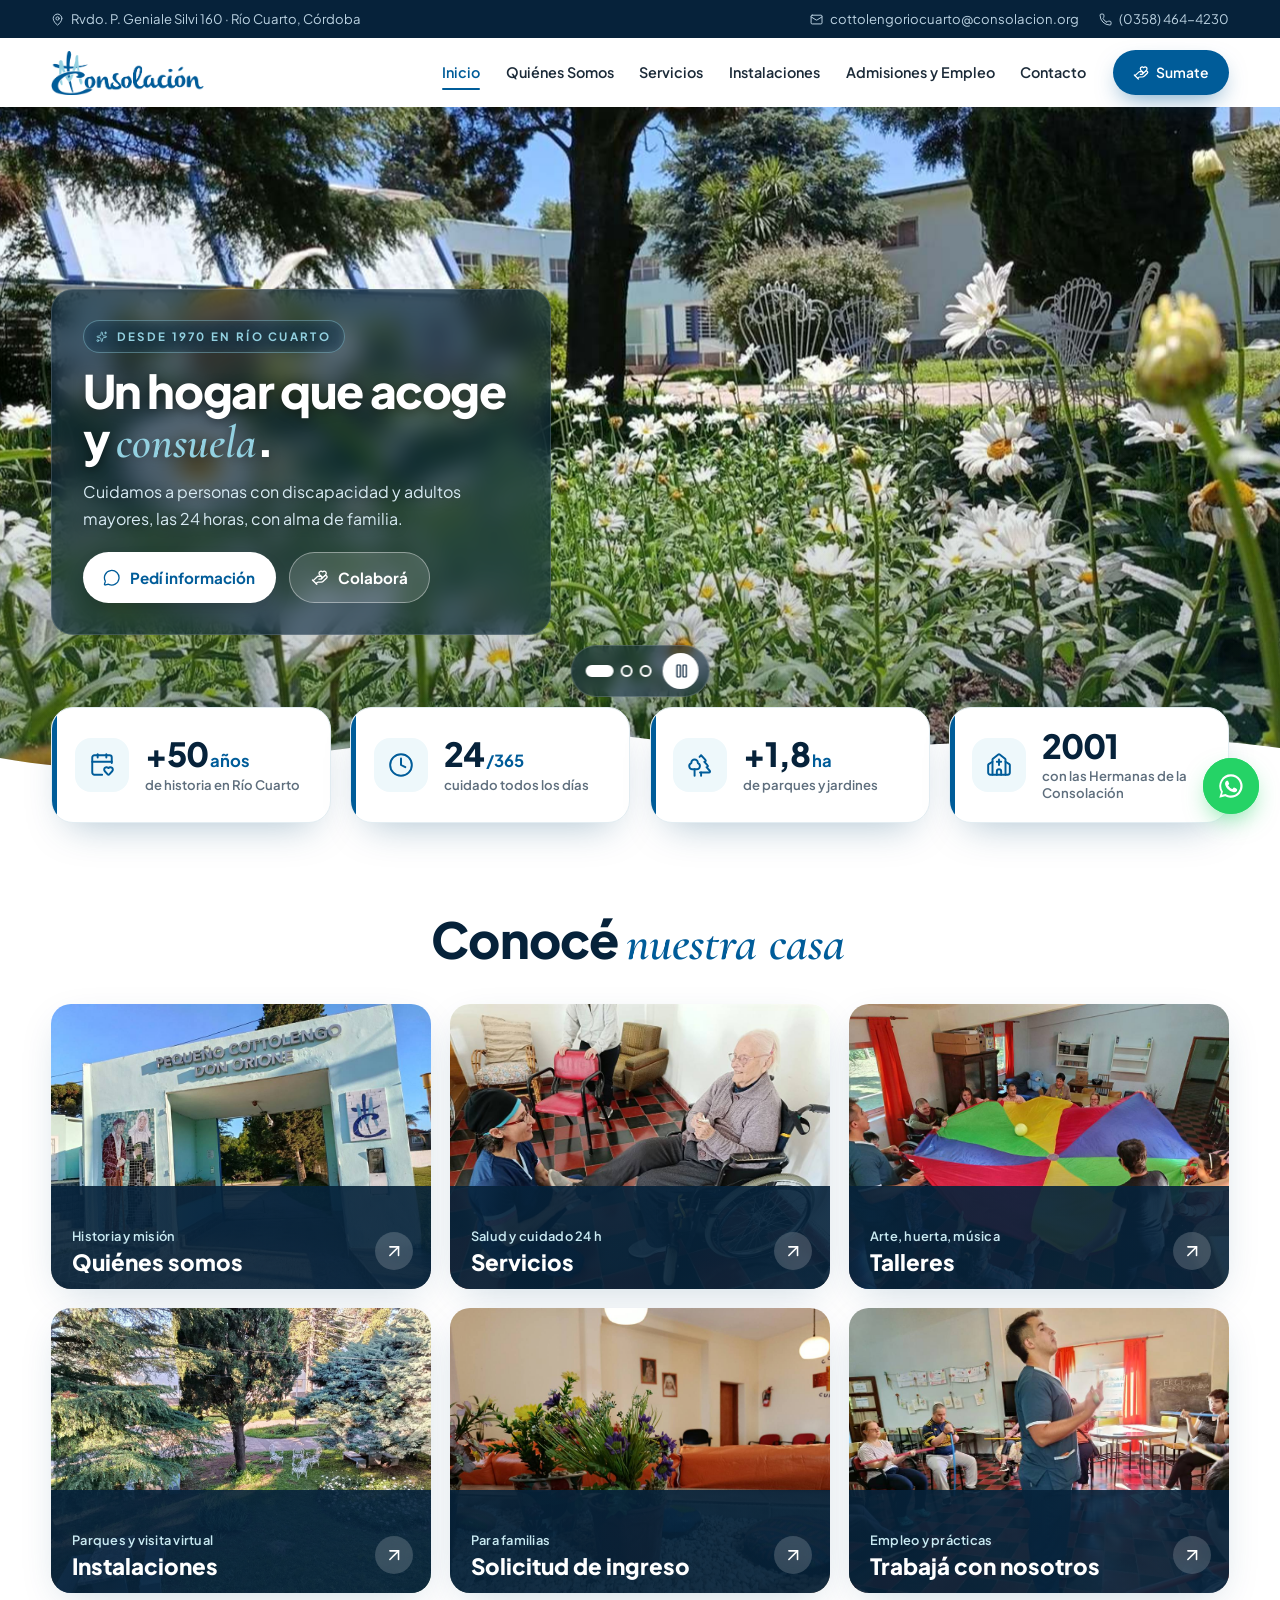
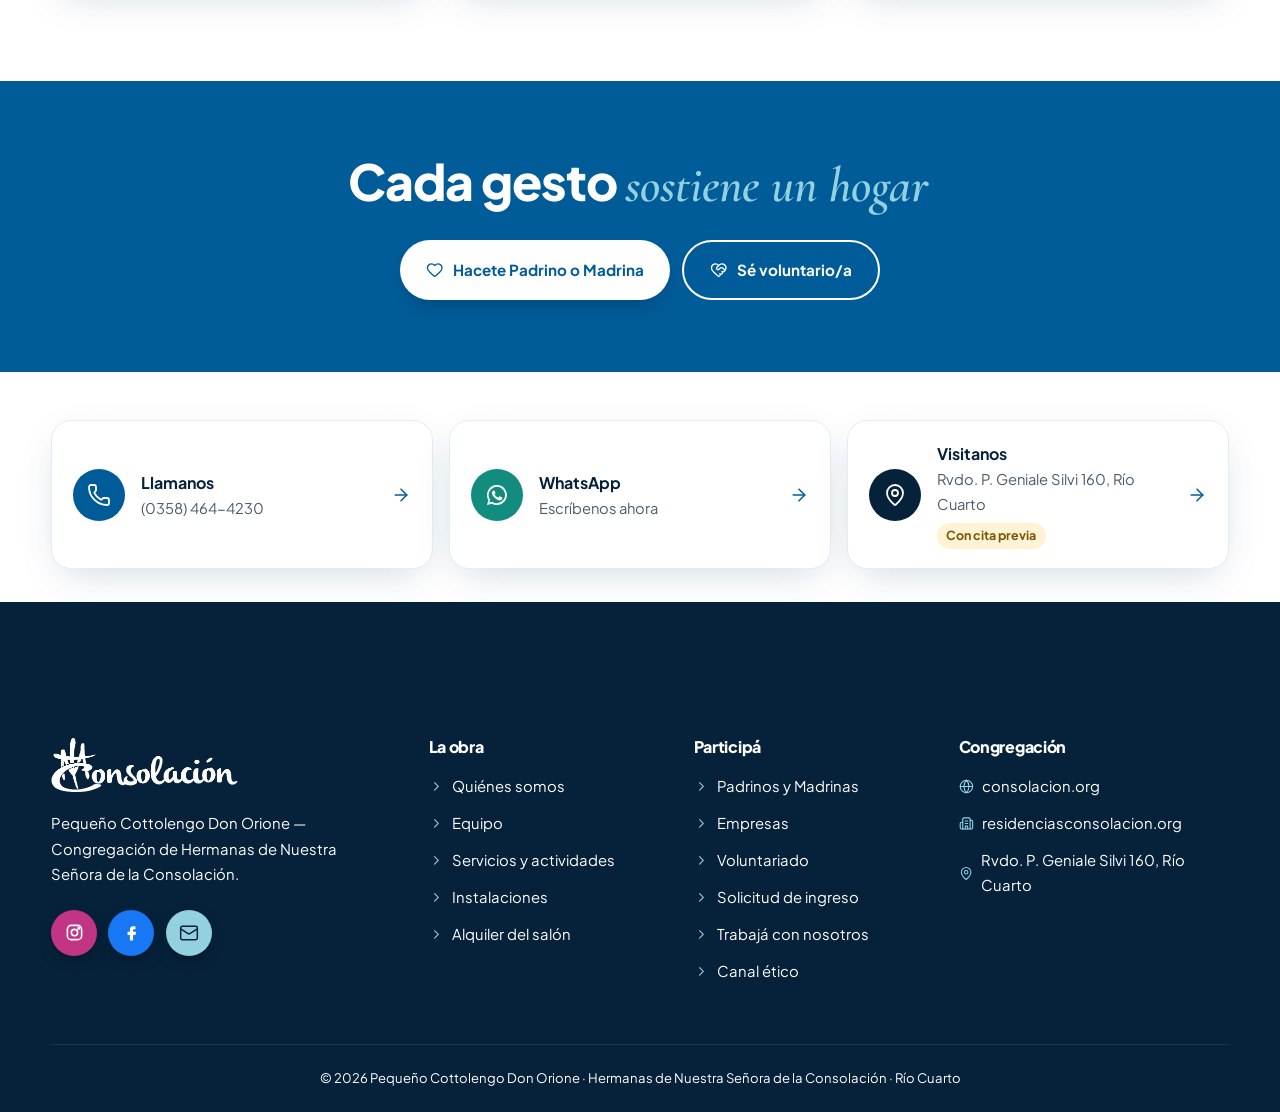
<file: index.html>
<!DOCTYPE html>
<html lang="es">
<head>
<meta charset="UTF-8">
<meta name="viewport" content="width=device-width, initial-scale=1.0">
<title>Pequeño Cottolengo Don Orione · Río Cuarto | Hermanas de la Consolación</title>
<meta name="description" content="Hogar para personas con discapacidad y adultos mayores en Río Cuarto. Atención sociosanitaria 24/365, acompañamiento espiritual y ambiente de familia. Obra de las Hermanas de Nuestra Señora de la Consolación.">
<meta name="theme-color" content="#005C99">
<link rel="icon" type="image/png" href="img/logo.png">
<link rel="preconnect" href="https://fonts.googleapis.com">
<link rel="preconnect" href="https://fonts.gstatic.com" crossorigin>
<link href="https://fonts.googleapis.com/css2?family=Cormorant+Garamond:ital,wght@0,600;1,500;1,600&family=Plus+Jakarta+Sans:wght@400;500;600;700;800&display=swap" rel="stylesheet">
<link rel="stylesheet" href="css/estilos.css">
</head>
<body>
<a class="saltar" href="#contenido">Saltar al contenido</a>

<div id="progreso" aria-hidden="true"></div>

<!-- ================= BARRA SUPERIOR ================= -->
<div class="topbar">
  <div class="c">
    <span class="izq"><i data-lucide="map-pin"></i> Rvdo. P. Geniale Silvi 160 · Río Cuarto, Córdoba</span>
    <div class="der">
      <a href="mailto:cottolengoriocuarto@consolacion.org"><i data-lucide="mail"></i> cottolengoriocuarto@consolacion.org</a>
      <a href="tel:+543584644230"><i data-lucide="phone"></i> (0358) 464-4230</a>
    </div>
  </div>
</div>

<!-- ================= CABECERA ================= -->
<header class="cab" id="cab">
  <nav class="c nav" aria-label="Menú principal">
    <a href="index.html" class="marca" aria-label="Inicio">
      <img src="img/logo.png" alt="Consolación">
      <span class="nombre"><b>Pequeño Cottolengo</b><small>Don Orione · Río Cuarto</small></span>
    </a>
    <button class="hamb" id="hamb" aria-label="Abrir menú" aria-controls="menu" aria-expanded="false"><span></span><span></span><span></span></button>
    <ul class="menu" id="menu">
      <li><a href="index.html" class="activo" aria-current="page"><i data-lucide="house"></i>Inicio</a></li>
      <li><a href="quienes-somos.html"><i data-lucide="landmark"></i>Quiénes Somos</a></li>
      <li><a href="servicios.html"><i data-lucide="stethoscope"></i>Servicios</a></li>
      <li><a href="instalaciones.html"><i data-lucide="trees"></i>Instalaciones</a></li>
      <li><a href="admisiones.html"><i data-lucide="door-open"></i>Admisiones y Empleo</a></li>
      <li><a href="contacto.html"><i data-lucide="mail"></i>Contacto</a></li>
      <li><a href="sumate.html" class="btn btn-1"><i data-lucide="hand-heart"></i>Sumate</a></li>
    </ul>
  </nav>
</header>
<div class="velo" id="velo"></div>

<main id="contenido">

<!-- ================= BIENVENIDA ================= -->
<section class="banner unico" id="inicio" aria-labelledby="titulo-inicio">
  <div class="hero-fondos" id="heroFondos">
    <div class="fondo ver" style="background-image:url(img/foto-jardin-margaritas.jpg)" role="img" aria-label="Jardín con margaritas frente a los pabellones del hogar"></div>
    <div class="fondo" style="background-image:url(img/hero-taller.jpg)" role="img" aria-label="Residentes y cuidadores jugando con un paracaídas de colores"></div>
    <div class="fondo" style="background-image:url(img/hero-capilla.jpg)" role="img" aria-label="Capilla del hogar con su torre blanca y la cruz"></div>
  </div>
  <div class="hero-ctrl">
    <div class="hero-puntos" role="group" aria-label="Elegir foto de portada">
      <button type="button" class="hp activo" aria-label="Foto 1 de 3: jardín" aria-current="true"></button>
      <button type="button" class="hp" aria-label="Foto 2 de 3: taller"></button>
      <button type="button" class="hp" aria-label="Foto 3 de 3: capilla"></button>
    </div>
    <button type="button" class="hp-pausa" aria-label="Pausar el pase de fotos"><span class="i-pausa"><i data-lucide="pause" aria-hidden="true"></i></span><span class="i-play"><i data-lucide="play" aria-hidden="true"></i></span></button>
  </div>
  <div class="slide activo">
    <div class="c"><div class="texto-hero">
      <span class="etq anim"><i data-lucide="sparkles" aria-hidden="true"></i> Desde 1970 en Río Cuarto</span>
      <h1 class="anim" id="titulo-inicio">Un hogar que acoge y <em>consuela</em>.</h1>
      <p class="anim">Cuidamos a personas con discapacidad y adultos mayores, las 24 horas, con alma de familia.</p>
      <div class="botones anim">
        <a href="contacto.html" class="btn btn-2"><i data-lucide="message-circle" aria-hidden="true"></i> Pedí información</a>
        <a href="sumate.html" class="btn btn-glass"><i data-lucide="hand-heart" aria-hidden="true"></i> Colaborá</a>
      </div>
    </div></div>
  </div>
  <svg class="ola" viewBox="0 0 1440 90" preserveAspectRatio="none" aria-hidden="true" focusable="false"><path fill="#fff" d="M0,60 C240,100 480,10 720,40 C960,70 1200,20 1440,50 L1440,90 L0,90Z"/></svg>
</section>

<!-- ================= CIFRAS ================= -->
<section class="cifras" aria-label="La obra en cifras">
  <ul class="c cifras-g mini-cifras">
    <li class="cifra rv d1"><span class="ic" aria-hidden="true"><i data-lucide="calendar-heart"></i></span><span class="dat"><span class="num">+50<small>años</small></span><span class="lbl">de historia en Río Cuarto</span></span></li>
    <li class="cifra rv d2"><span class="ic" aria-hidden="true"><i data-lucide="clock"></i></span><span class="dat"><span class="num">24<small>/365</small></span><span class="lbl">cuidado todos los días</span></span></li>
    <li class="cifra rv d3"><span class="ic" aria-hidden="true"><i data-lucide="trees"></i></span><span class="dat"><span class="num">+1,8<small>ha</small></span><span class="lbl">de parques y jardines</span></span></li>
    <li class="cifra rv d4"><span class="ic" aria-hidden="true"><i data-lucide="church"></i></span><span class="dat"><span class="num">2001</span><span class="lbl">con las Hermanas de la Consolación</span></span></li>
  </ul>
</section>

<!-- ================= EXPLORÁ ================= -->
<section class="explora" aria-labelledby="titulo-explora">
  <div class="c">
    <h2 class="rv" id="titulo-explora">Conocé <span class="acento">nuestra casa</span></h2>
    <ul class="mosaico">
      <li class="rv d1"><a href="quienes-somos.html" class="losa"><img src="img/fotos/entrada.jpg" alt="" loading="lazy" width="1000" height="750"><span class="txt"><small>Historia y misión</small>Quiénes somos</span><i data-lucide="arrow-up-right" aria-hidden="true"></i></a></li>
      <li class="rv d2"><a href="servicios.html" class="losa"><img src="img/fotos/rehabilitacion.jpg" alt="" loading="lazy" width="900" height="675"><span class="txt"><small>Salud y cuidado 24 h</small>Servicios</span><i data-lucide="arrow-up-right" aria-hidden="true"></i></a></li>
      <li class="rv d3"><a href="servicios.html#actividades" class="losa"><img src="img/fotos/taller-paracaidas.jpg" alt="" loading="lazy" width="1000" height="750"><span class="txt"><small>Arte, huerta, música</small>Talleres</span><i data-lucide="arrow-up-right" aria-hidden="true"></i></a></li>
      <li class="rv d1"><a href="instalaciones.html" class="losa"><img src="img/fotos/jardin-arriba.jpg" alt="" loading="lazy" width="1200" height="900"><span class="txt"><small>Parques y visita virtual</small>Instalaciones</span><i data-lucide="arrow-up-right" aria-hidden="true"></i></a></li>
      <li class="rv d2"><a href="admisiones.html#admisiones" class="losa"><img src="img/fotos/sala-estar.jpg" alt="" loading="lazy" width="1200" height="900"><span class="txt"><small>Para familias</small>Solicitud de ingreso</span><i data-lucide="arrow-up-right" aria-hidden="true"></i></a></li>
      <li class="rv d3"><a href="admisiones.html#empleo" class="losa"><img src="img/fotos/equipo-actividad.jpg" alt="" loading="lazy" width="900" height="675"><span class="txt"><small>Empleo y prácticas</small>Trabajá con nosotros</span><i data-lucide="arrow-up-right" aria-hidden="true"></i></a></li>
    </ul>
  </div>
</section>

<!-- ================= SUMATE ================= -->
<section class="banda compacta" aria-labelledby="titulo-sumate">
  <div class="c rv">
    <h2 id="titulo-sumate">Cada gesto <span class="acento claro">sostiene un hogar</span></h2>
    <div class="botones" style="justify-content:center">
      <a href="sumate.html#padrinos" class="btn btn-2"><i data-lucide="heart" aria-hidden="true"></i> Hacete Padrino o Madrina</a>
      <a href="sumate.html#voluntariado" class="btn btn-glass"><i data-lucide="heart-handshake" aria-hidden="true"></i> Sé voluntario/a</a>
    </div>
  </div>
</section>

<!-- ================= CONTACTO RÁPIDO ================= -->
<section class="rapido" aria-label="Contacto rápido">
  <ul class="c rapido-g">
    <li><a href="tel:+543584644230" class="accion tel"><span class="ic" aria-hidden="true"><i data-lucide="phone"></i></span><span class="tx"><strong>Llamanos</strong><span>(0358) 464-4230</span></span><i data-lucide="arrow-right" class="fl" aria-hidden="true"></i></a></li>
    <li><a href="https://wa.me/549358XXXXXXX" target="_blank" rel="noopener" class="accion wa"><span class="ic" aria-hidden="true"><svg viewBox="0 0 24 24" fill="currentColor" focusable="false"><path d="M12 2a10 10 0 0 0-8.6 15.1L2 22l5-1.3A10 10 0 1 0 12 2zm0 18.2c-1.6 0-3.1-.4-4.4-1.2l-.3-.2-3 .8.8-2.9-.2-.3A8.2 8.2 0 1 1 12 20.2zm4.5-6.1c-.2-.1-1.5-.7-1.7-.8-.2-.1-.4-.1-.6.1l-.8 1c-.1.2-.3.2-.5.1a6.7 6.7 0 0 1-3.3-2.9c-.3-.4.3-.4.8-1.4.1-.2 0-.3 0-.4l-.8-1.8c-.2-.5-.4-.4-.6-.4h-.5c-.2 0-.4.1-.7.3-.2.3-.9.9-.9 2.2s.9 2.5 1 2.7c.1.2 1.8 2.8 4.4 3.9 1.6.7 2.3.8 3.1.6.5-.1 1.5-.6 1.7-1.2.2-.6.2-1.1.2-1.2-.1-.1-.3-.2-.5-.3z"/></svg></span><span class="tx"><strong>WhatsApp</strong><span>Escríbenos ahora<span class="sr"> (se abre en una ventana nueva)</span></span></span><i data-lucide="arrow-right" class="fl" aria-hidden="true"></i></a></li>
    <li><a href="contacto.html" class="accion mapa-ac"><span class="ic" aria-hidden="true"><i data-lucide="map-pin"></i></span><span class="tx"><strong>Visitanos</strong><span>Rvdo. P. Geniale Silvi 160, Río Cuarto</span><span class="cita">Con cita previa</span></span><i data-lucide="arrow-right" class="fl" aria-hidden="true"></i></a></li>
  </ul>
</section>

</main>

<!-- ================= PIE ================= -->
<footer>
  <svg class="ola-pie" viewBox="0 0 1440 80" preserveAspectRatio="none"><path fill="#06223A" d="M0,40 C240,80 480,0 720,30 C960,60 1200,10 1440,40 L1440,80 L0,80Z"/></svg>
  <div class="c pie">
    <div>
      <img src="img/logo.png" alt="Consolación" class="pie-logo">
      <p>Pequeño Cottolengo Don Orione — Congregación de Hermanas de Nuestra Señora de la Consolación.</p>
      <div class="redes">
        <a href="https://www.instagram.com/cottolengorioiv/" target="_blank" rel="noopener" aria-label="Instagram"><svg viewBox="0 0 24 24" fill="none" stroke="currentColor" stroke-width="2"><rect x="3" y="3" width="18" height="18" rx="5"/><circle cx="12" cy="12" r="4"/><circle cx="17.5" cy="6.5" r="1" fill="currentColor"/></svg></a>
        <a href="https://www.facebook.com/profile.php?id=61578328392218" target="_blank" rel="noopener" aria-label="Facebook"><svg viewBox="0 0 24 24" fill="currentColor"><path d="M14 8h3V4h-3c-2.8 0-4 1.8-4 4.5V11H7v4h3v7h4v-7h3l1-4h-4V8.8c0-.5.3-.8 1-.8z"/></svg></a>
        <a href="mailto:cottolengoriocuarto@consolacion.org" aria-label="Correo"><i data-lucide="mail"></i></a>
      </div>
    </div>
    <div>
      <h4>La obra</h4>
      <ul><li><a href="quienes-somos.html"><i data-lucide="chevron-right"></i>Quiénes somos</a></li><li><a href="quienes-somos.html#equipo"><i data-lucide="chevron-right"></i>Equipo</a></li><li><a href="servicios.html"><i data-lucide="chevron-right"></i>Servicios y actividades</a></li><li><a href="instalaciones.html"><i data-lucide="chevron-right"></i>Instalaciones</a></li><li><a href="instalaciones.html#salon"><i data-lucide="chevron-right"></i>Alquiler del salón</a></li></ul>
    </div>
    <div>
      <h4>Participá</h4>
      <ul><li><a href="sumate.html#padrinos"><i data-lucide="chevron-right"></i>Padrinos y Madrinas</a></li><li><a href="sumate.html#empresas"><i data-lucide="chevron-right"></i>Empresas</a></li><li><a href="sumate.html#voluntariado"><i data-lucide="chevron-right"></i>Voluntariado</a></li><li><a href="admisiones.html#admisiones"><i data-lucide="chevron-right"></i>Solicitud de ingreso</a></li><li><a href="admisiones.html#trabaja"><i data-lucide="chevron-right"></i>Trabajá con nosotros</a></li><li><a href="admisiones.html#canal-etico"><i data-lucide="chevron-right"></i>Canal ético</a></li></ul>
    </div>
    <div>
      <h4>Congregación</h4>
      <ul><li><a href="https://www.consolacion.org/" target="_blank" rel="noopener"><i data-lucide="globe"></i>consolacion.org</a></li><li><a href="https://www.residenciasconsolacion.org/" target="_blank" rel="noopener"><i data-lucide="building-2"></i>residenciasconsolacion.org</a></li><li><a href="contacto.html"><i data-lucide="map-pin"></i>Rvdo. P. Geniale Silvi 160, Río Cuarto</a></li></ul>
    </div>
  </div>
  <div class="c pie-final">© <span id="anio"></span> Pequeño Cottolengo Don Orione · Hermanas de Nuestra Señora de la Consolación · Río Cuarto</div>
</footer>

<!-- WhatsApp: sustituir 549358XXXXXXX por el número real -->
<a class="wsp" href="https://wa.me/549358XXXXXXX" target="_blank" rel="noopener" aria-label="WhatsApp"><svg viewBox="0 0 24 24" fill="currentColor"><path d="M12 2a10 10 0 0 0-8.6 15.1L2 22l5-1.3A10 10 0 1 0 12 2zm0 18.2c-1.6 0-3.1-.4-4.4-1.2l-.3-.2-3 .8.8-2.9-.2-.3A8.2 8.2 0 1 1 12 20.2zm4.5-6.1c-.2-.1-1.5-.7-1.7-.8-.2-.1-.4-.1-.6.1l-.8 1c-.1.2-.3.2-.5.1a6.7 6.7 0 0 1-3.3-2.9c-.3-.4.3-.4.8-1.4.1-.2 0-.3 0-.4l-.8-1.8c-.2-.5-.4-.4-.6-.4h-.5c-.2 0-.4.1-.7.3-.2.3-.9.9-.9 2.2s.9 2.5 1 2.7c.1.2 1.8 2.8 4.4 3.9 1.6.7 2.3.8 3.1.6.5-.1 1.5-.6 1.7-1.2.2-.6.2-1.1.2-1.2-.1-.1-.3-.2-.5-.3z"/></svg></a>
<button class="arriba" id="arriba" aria-label="Volver arriba"><i data-lucide="arrow-up"></i></button>
<div class="toast" id="toast" role="status"><i data-lucide="circle-check"></i><span></span></div>

<script src="js/lucide.min.js"></script>
<script src="js/main.js"></script>
</body>
</html>
</file>
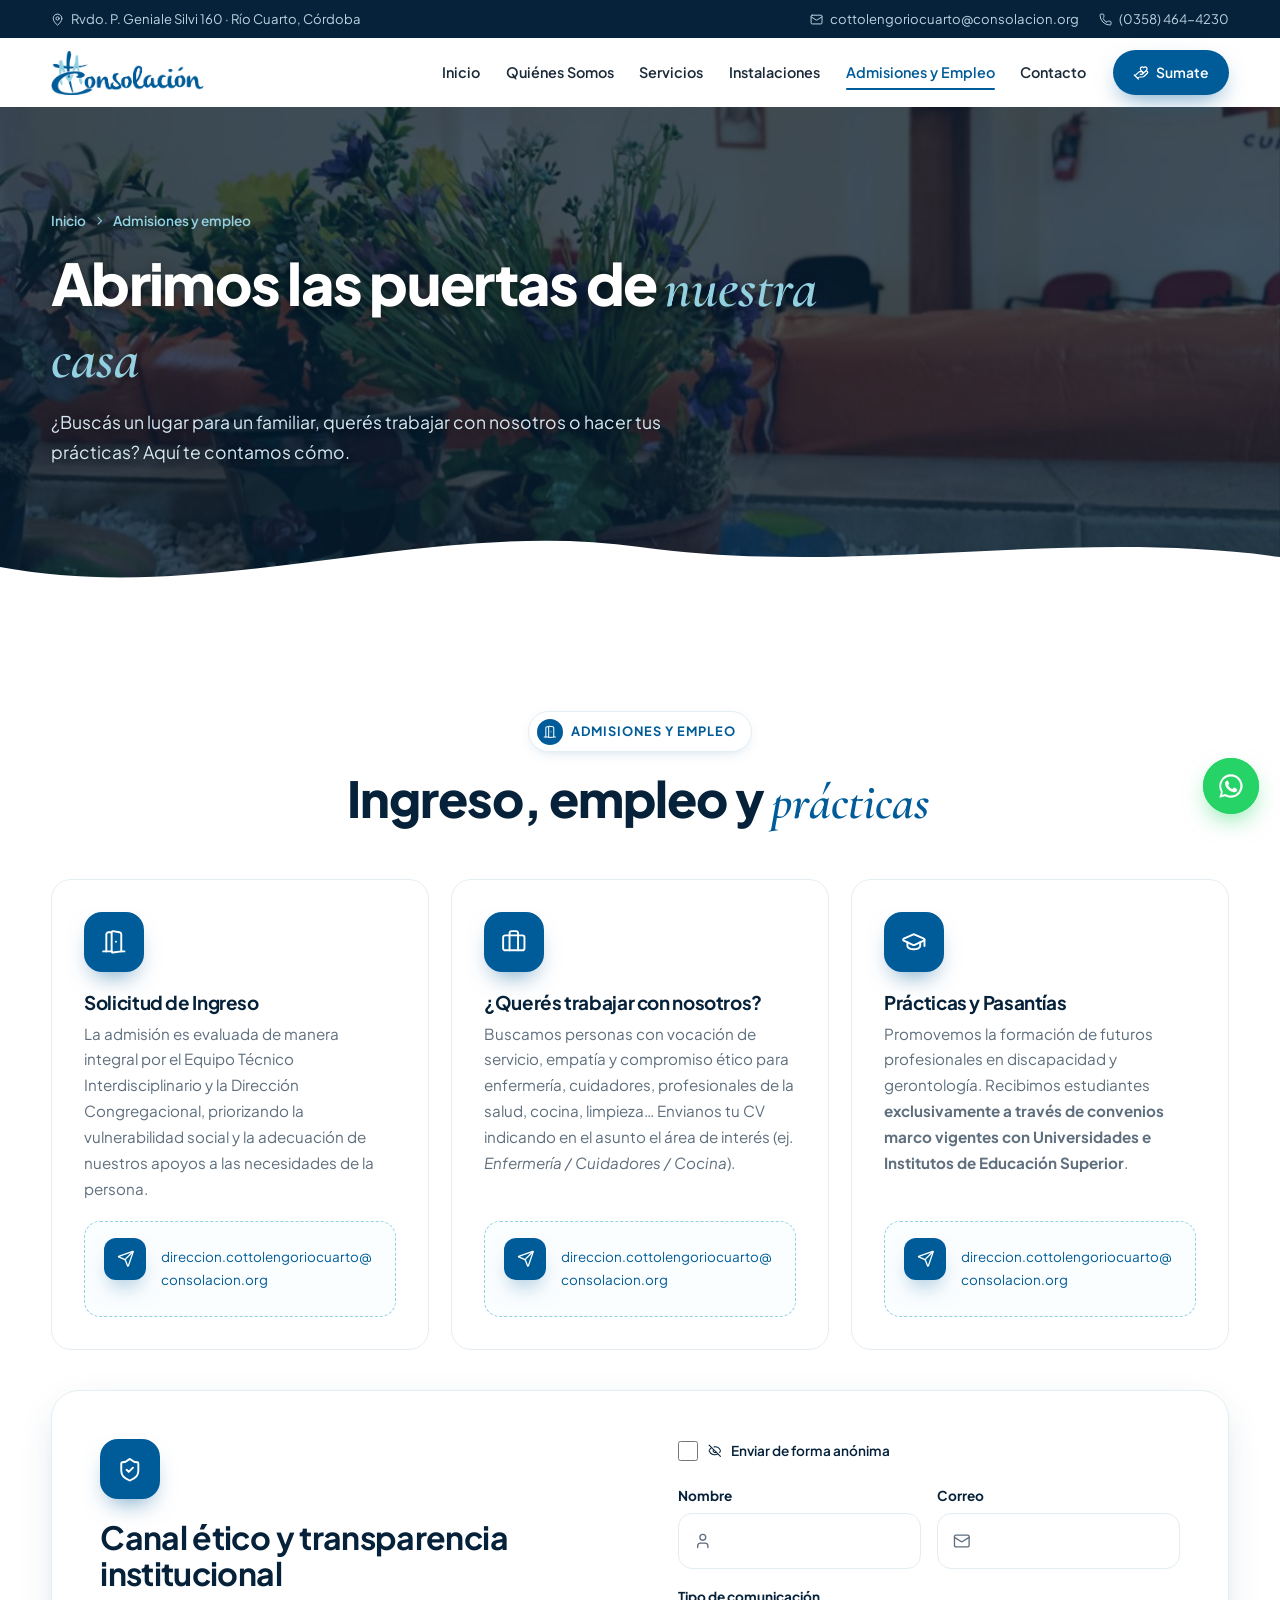
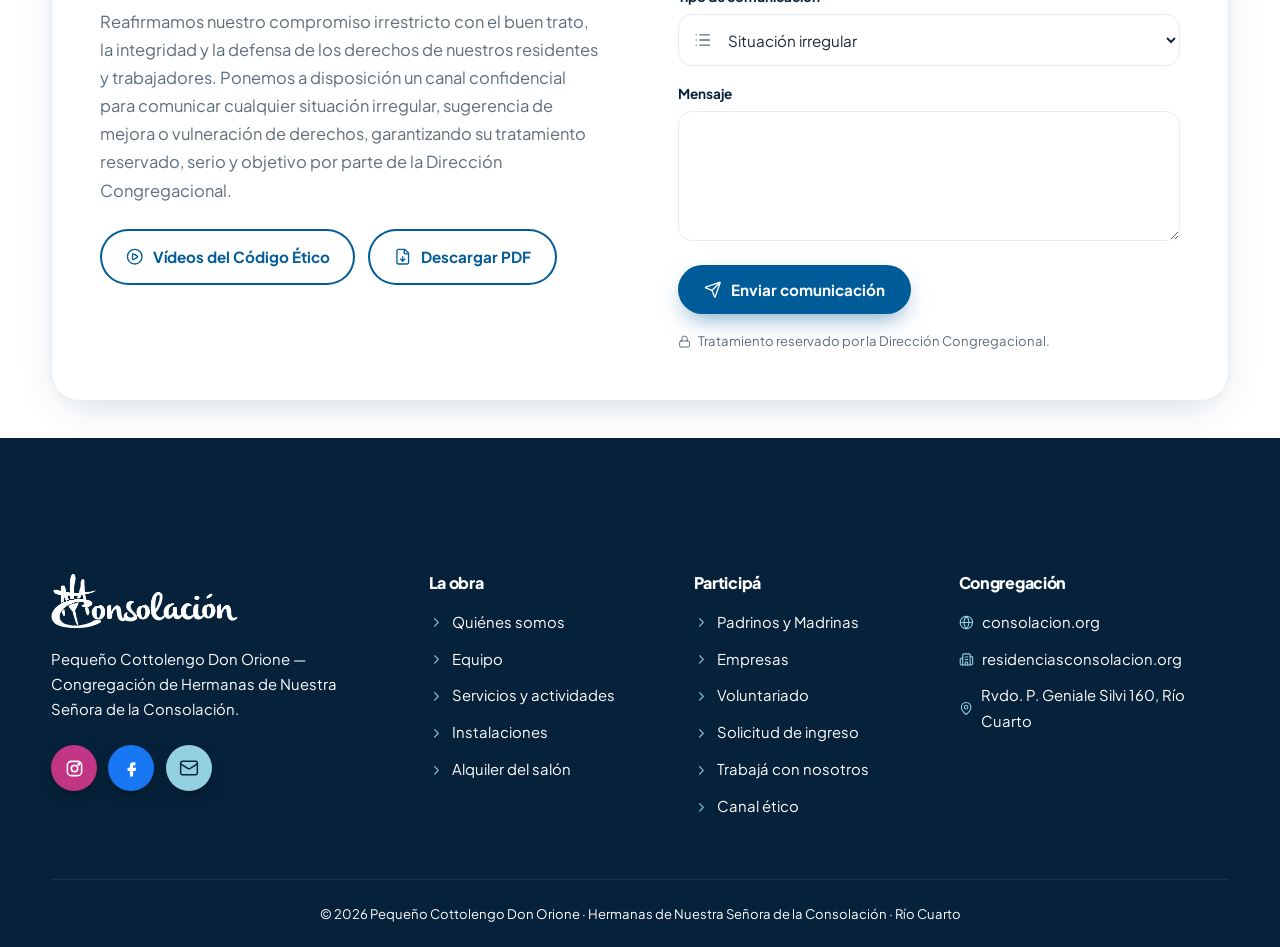
<file: admisiones.html>
<!DOCTYPE html>
<html lang="es">
<head>
<meta charset="UTF-8">
<meta name="viewport" content="width=device-width, initial-scale=1.0">
<title>Admisiones y empleo · Pequeño Cottolengo Don Orione · Río Cuarto</title>
<meta name="description" content="Solicitud de ingreso al hogar, búsquedas laborales, prácticas profesionales y canal ético del Pequeño Cottolengo de Río Cuarto.">
<meta name="theme-color" content="#005C99">
<link rel="icon" type="image/png" href="img/logo.png">
<link rel="preconnect" href="https://fonts.googleapis.com">
<link rel="preconnect" href="https://fonts.gstatic.com" crossorigin>
<link href="https://fonts.googleapis.com/css2?family=Cormorant+Garamond:ital,wght@0,600;1,500;1,600&family=Plus+Jakarta+Sans:wght@400;500;600;700;800&display=swap" rel="stylesheet">
<link rel="stylesheet" href="css/estilos.css">
</head>
<body>
<a class="saltar" href="#contenido">Saltar al contenido</a>

<div id="progreso" aria-hidden="true"></div>

<!-- ================= BARRA SUPERIOR ================= -->
<div class="topbar">
  <div class="c">
    <span class="izq"><i data-lucide="map-pin"></i> Rvdo. P. Geniale Silvi 160 · Río Cuarto, Córdoba</span>
    <div class="der">
      <a href="mailto:cottolengoriocuarto@consolacion.org"><i data-lucide="mail"></i> cottolengoriocuarto@consolacion.org</a>
      <a href="tel:+543584644230"><i data-lucide="phone"></i> (0358) 464-4230</a>
    </div>
  </div>
</div>

<!-- ================= CABECERA ================= -->
<header class="cab" id="cab">
  <nav class="c nav" aria-label="Menú principal">
    <a href="index.html" class="marca" aria-label="Inicio">
      <img src="img/logo.png" alt="Consolación">
      <span class="nombre"><b>Pequeño Cottolengo</b><small>Don Orione · Río Cuarto</small></span>
    </a>
    <button class="hamb" id="hamb" aria-label="Abrir menú" aria-controls="menu" aria-expanded="false"><span></span><span></span><span></span></button>
    <ul class="menu" id="menu">
      <li><a href="index.html"><i data-lucide="house"></i>Inicio</a></li>
      <li><a href="quienes-somos.html"><i data-lucide="landmark"></i>Quiénes Somos</a></li>
      <li><a href="servicios.html"><i data-lucide="stethoscope"></i>Servicios</a></li>
      <li><a href="instalaciones.html"><i data-lucide="trees"></i>Instalaciones</a></li>
      <li><a href="admisiones.html" class="activo" aria-current="page"><i data-lucide="door-open"></i>Admisiones y Empleo</a></li>
      <li><a href="contacto.html"><i data-lucide="mail"></i>Contacto</a></li>
      <li><a href="sumate.html" class="btn btn-1"><i data-lucide="hand-heart"></i>Sumate</a></li>
    </ul>
  </nav>
</header>
<div class="velo" id="velo"></div>

<main id="contenido">

<section class="cab-pag con-foto">
  <div class="fondo-pag" style="background-image:url(img/fotos/sala-estar.jpg)" aria-hidden="true"></div>
  <div class="burbuja"></div>
  <div class="c">
    <div class="migas"><a href="index.html">Inicio</a><i data-lucide="chevron-right"></i>Admisiones y empleo</div>
    <h1>Abrimos las puertas de <em>nuestra casa</em></h1>
    <p>¿Buscás un lugar para un familiar, querés trabajar con nosotros o hacer tus prácticas? Aquí te contamos cómo.</p>
  </div>
  <svg class="ola" viewBox="0 0 1440 90" preserveAspectRatio="none"><path fill="#fff" d="M0,60 C240,100 480,10 720,40 C960,70 1200,20 1440,50 L1440,90 L0,90Z"/></svg>
</section>
<!-- ================= 8. TRABAJÁ Y PARTICIPÁ ================= -->
<section id="trabaja">
  <div class="c">
    <div class="cab-sec centro rv">
      <span class="chip"><i><i data-lucide="door-open"></i></i>Admisiones y empleo</span>
      <h2>Ingreso, empleo y <span class="acento">prácticas</span></h2>
    </div>
    <div class="grid g3">
      <div class="tarjeta op rv d1" id="admisiones"><div class="ico"><i data-lucide="door-open"></i></div><h3>Solicitud de Ingreso</h3><p>La admisión es evaluada de manera integral por el Equipo Técnico Interdisciplinario y la Dirección Congregacional, priorizando la vulnerabilidad social y la adecuación de nuestros apoyos a las necesidades de la persona.</p>
        <div class="contacto"><div class="ico"><i data-lucide="send"></i></div><a href="mailto:direccion.cottolengoriocuarto@consolacion.org?subject=Solicitud%20de%20ingreso" style="word-break:break-all">direccion.cottolengoriocuarto@consolacion.org</a></div></div>
      <div class="tarjeta op rv d2" id="empleo"><div class="ico"><i data-lucide="briefcase"></i></div><h3>¿Querés trabajar con nosotros?</h3><p>Buscamos personas con vocación de servicio, empatía y compromiso ético para enfermería, cuidadores, profesionales de la salud, cocina, limpieza… Envianos tu CV indicando en el asunto el área de interés (ej. <em>Enfermería / Cuidadores / Cocina</em>).</p>
        <div class="contacto"><div class="ico"><i data-lucide="send"></i></div><a href="mailto:direccion.cottolengoriocuarto@consolacion.org?subject=CV%20-%20" style="word-break:break-all">direccion.cottolengoriocuarto@consolacion.org</a></div></div>
      <div class="tarjeta op rv d3"><div class="ico"><i data-lucide="graduation-cap"></i></div><h3>Prácticas y Pasantías</h3><p>Promovemos la formación de futuros profesionales en discapacidad y gerontología. Recibimos estudiantes <strong>exclusivamente a través de convenios marco vigentes con Universidades e Institutos de Educación Superior</strong>.</p>
        <div class="contacto"><div class="ico"><i data-lucide="send"></i></div><a href="mailto:direccion.cottolengoriocuarto@consolacion.org?subject=Convenio%20de%20pr%C3%A1cticas" style="word-break:break-all">direccion.cottolengoriocuarto@consolacion.org</a></div></div>
    </div>

    <!-- Canal ético -->
    <div class="caja dos rv" id="canal-etico" style="margin-top:2.5rem;align-items:start;border:1px solid var(--linea)">
      <div>
        <div class="ico" style="margin-bottom:1.2rem"><i data-lucide="shield-check"></i></div>
        <h3 class="grande">Canal ético y transparencia institucional</h3>
        <p style="color:var(--gris)">Reafirmamos nuestro compromiso irrestricto con el buen trato, la integridad y la defensa de los derechos de nuestros residentes y trabajadores. Ponemos a disposición un canal confidencial para comunicar cualquier situación irregular, sugerencia de mejora o vulneración de derechos, garantizando su tratamiento reservado, serio y objetivo por parte de la Dirección Congregacional.</p>
        <div class="botones" style="margin-top:1.5rem">
          <!-- Sustituir # por el enlace a los vídeos y al PDF del Código Ético -->
          <a href="#" class="btn btn-line"><i data-lucide="circle-play"></i> Vídeos del Código Ético</a>
          <a href="#" class="btn btn-line"><i data-lucide="file-down"></i> Descargar PDF</a>
        </div>
      </div>
      <form id="formEtico">
        <label class="check"><input type="checkbox" id="anonimo"> <i data-lucide="eye-off"></i> Enviar de forma anónima</label>
        <div class="fila" id="datosEtico">
          <div><label for="eNombre">Nombre</label><div class="campo"><i data-lucide="user"></i><input id="eNombre"></div></div>
          <div><label for="eCorreo">Correo</label><div class="campo"><i data-lucide="mail"></i><input id="eCorreo" type="email"></div></div>
        </div>
        <div><label for="eTipo">Tipo de comunicación</label><div class="campo"><i data-lucide="list"></i><select id="eTipo"><option>Situación irregular</option><option>Vulneración de derechos</option><option>Sugerencia de mejora</option><option>Otro</option></select></div></div>
        <div><label for="eMensaje">Mensaje</label><textarea id="eMensaje" required></textarea></div>
        <button class="btn btn-1" type="submit" style="justify-self:start"><i data-lucide="send"></i> Enviar comunicación</button>
        <p class="nota"><i data-lucide="lock"></i> Tratamiento reservado por la Dirección Congregacional.</p>
      </form>
    </div>
  </div>
</section>

</main>

<!-- ================= PIE ================= -->
<footer>
  <svg class="ola-pie" viewBox="0 0 1440 80" preserveAspectRatio="none"><path fill="#06223A" d="M0,40 C240,80 480,0 720,30 C960,60 1200,10 1440,40 L1440,80 L0,80Z"/></svg>
  <div class="c pie">
    <div>
      <img src="img/logo.png" alt="Consolación" class="pie-logo">
      <p>Pequeño Cottolengo Don Orione — Congregación de Hermanas de Nuestra Señora de la Consolación.</p>
      <div class="redes">
        <a href="https://www.instagram.com/cottolengorioiv/" target="_blank" rel="noopener" aria-label="Instagram"><svg viewBox="0 0 24 24" fill="none" stroke="currentColor" stroke-width="2"><rect x="3" y="3" width="18" height="18" rx="5"/><circle cx="12" cy="12" r="4"/><circle cx="17.5" cy="6.5" r="1" fill="currentColor"/></svg></a>
        <a href="https://www.facebook.com/profile.php?id=61578328392218" target="_blank" rel="noopener" aria-label="Facebook"><svg viewBox="0 0 24 24" fill="currentColor"><path d="M14 8h3V4h-3c-2.8 0-4 1.8-4 4.5V11H7v4h3v7h4v-7h3l1-4h-4V8.8c0-.5.3-.8 1-.8z"/></svg></a>
        <a href="mailto:cottolengoriocuarto@consolacion.org" aria-label="Correo"><i data-lucide="mail"></i></a>
      </div>
    </div>
    <div>
      <h4>La obra</h4>
      <ul><li><a href="quienes-somos.html"><i data-lucide="chevron-right"></i>Quiénes somos</a></li><li><a href="quienes-somos.html#equipo"><i data-lucide="chevron-right"></i>Equipo</a></li><li><a href="servicios.html"><i data-lucide="chevron-right"></i>Servicios y actividades</a></li><li><a href="instalaciones.html"><i data-lucide="chevron-right"></i>Instalaciones</a></li><li><a href="instalaciones.html#salon"><i data-lucide="chevron-right"></i>Alquiler del salón</a></li></ul>
    </div>
    <div>
      <h4>Participá</h4>
      <ul><li><a href="sumate.html#padrinos"><i data-lucide="chevron-right"></i>Padrinos y Madrinas</a></li><li><a href="sumate.html#empresas"><i data-lucide="chevron-right"></i>Empresas</a></li><li><a href="sumate.html#voluntariado"><i data-lucide="chevron-right"></i>Voluntariado</a></li><li><a href="admisiones.html#admisiones"><i data-lucide="chevron-right"></i>Solicitud de ingreso</a></li><li><a href="admisiones.html#trabaja"><i data-lucide="chevron-right"></i>Trabajá con nosotros</a></li><li><a href="admisiones.html#canal-etico"><i data-lucide="chevron-right"></i>Canal ético</a></li></ul>
    </div>
    <div>
      <h4>Congregación</h4>
      <ul><li><a href="https://www.consolacion.org/" target="_blank" rel="noopener"><i data-lucide="globe"></i>consolacion.org</a></li><li><a href="https://www.residenciasconsolacion.org/" target="_blank" rel="noopener"><i data-lucide="building-2"></i>residenciasconsolacion.org</a></li><li><a href="contacto.html"><i data-lucide="map-pin"></i>Rvdo. P. Geniale Silvi 160, Río Cuarto</a></li></ul>
    </div>
  </div>
  <div class="c pie-final">© <span id="anio"></span> Pequeño Cottolengo Don Orione · Hermanas de Nuestra Señora de la Consolación · Río Cuarto</div>
</footer>

<!-- WhatsApp: sustituir 549358XXXXXXX por el número real -->
<a class="wsp" href="https://wa.me/549358XXXXXXX" target="_blank" rel="noopener" aria-label="WhatsApp"><svg viewBox="0 0 24 24" fill="currentColor"><path d="M12 2a10 10 0 0 0-8.6 15.1L2 22l5-1.3A10 10 0 1 0 12 2zm0 18.2c-1.6 0-3.1-.4-4.4-1.2l-.3-.2-3 .8.8-2.9-.2-.3A8.2 8.2 0 1 1 12 20.2zm4.5-6.1c-.2-.1-1.5-.7-1.7-.8-.2-.1-.4-.1-.6.1l-.8 1c-.1.2-.3.2-.5.1a6.7 6.7 0 0 1-3.3-2.9c-.3-.4.3-.4.8-1.4.1-.2 0-.3 0-.4l-.8-1.8c-.2-.5-.4-.4-.6-.4h-.5c-.2 0-.4.1-.7.3-.2.3-.9.9-.9 2.2s.9 2.5 1 2.7c.1.2 1.8 2.8 4.4 3.9 1.6.7 2.3.8 3.1.6.5-.1 1.5-.6 1.7-1.2.2-.6.2-1.1.2-1.2-.1-.1-.3-.2-.5-.3z"/></svg></a>
<button class="arriba" id="arriba" aria-label="Volver arriba"><i data-lucide="arrow-up"></i></button>
<div class="toast" id="toast" role="status"><i data-lucide="circle-check"></i><span></span></div>

<script src="js/lucide.min.js"></script>
<script src="js/main.js"></script>
</body>
</html>
</file>
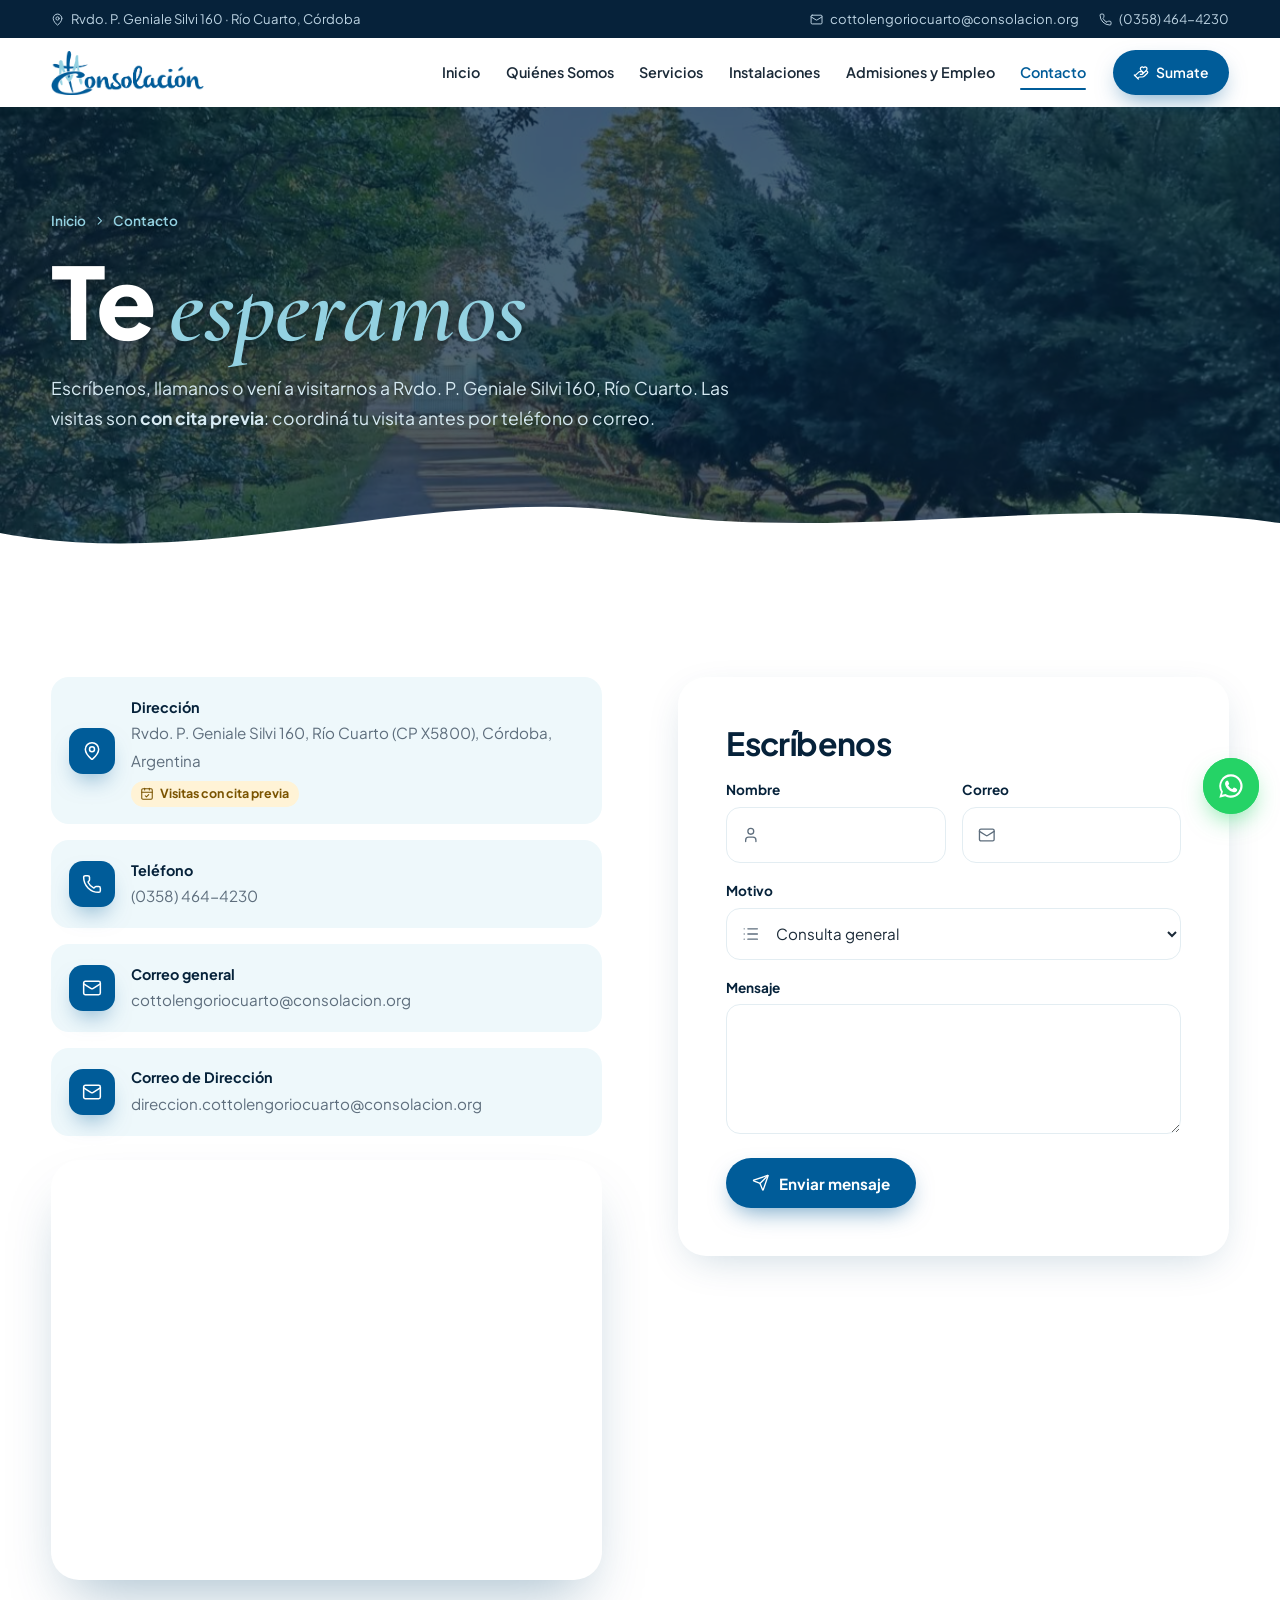
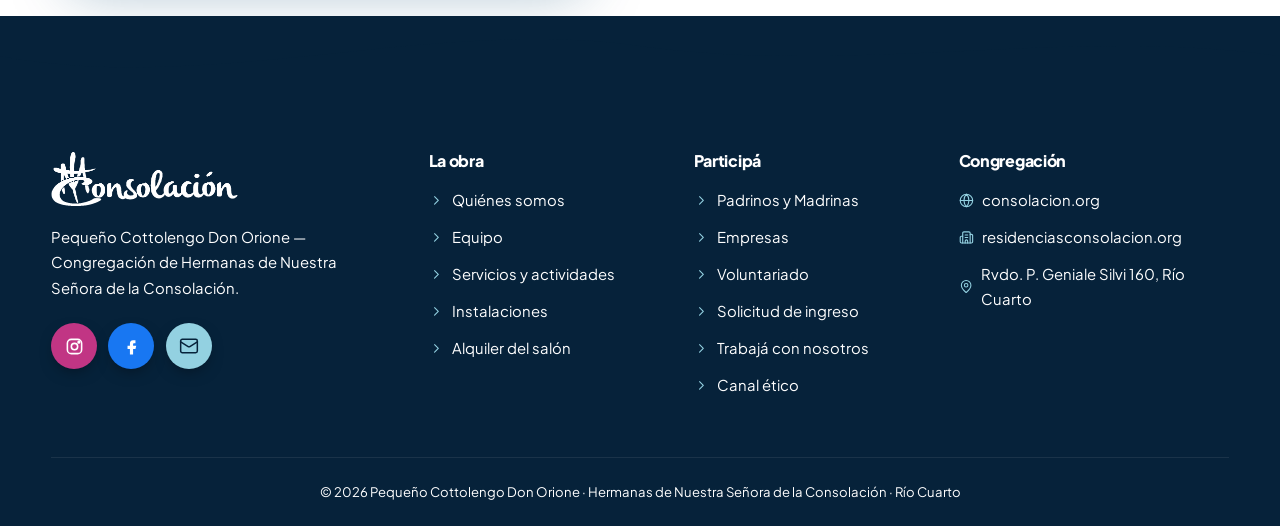
<file: contacto.html>
<!DOCTYPE html>
<html lang="es">
<head>
<meta charset="UTF-8">
<meta name="viewport" content="width=device-width, initial-scale=1.0">
<title>Contacto · Pequeño Cottolengo Don Orione · Río Cuarto</title>
<meta name="description" content="Dirección, teléfono, correo y formulario de contacto del Pequeño Cottolengo Don Orione de Río Cuarto.">
<meta name="theme-color" content="#005C99">
<link rel="icon" type="image/png" href="img/logo.png">
<link rel="preconnect" href="https://fonts.googleapis.com">
<link rel="preconnect" href="https://fonts.gstatic.com" crossorigin>
<link href="https://fonts.googleapis.com/css2?family=Cormorant+Garamond:ital,wght@0,600;1,500;1,600&family=Plus+Jakarta+Sans:wght@400;500;600;700;800&display=swap" rel="stylesheet">
<link rel="stylesheet" href="css/estilos.css">
</head>
<body>
<a class="saltar" href="#contenido">Saltar al contenido</a>

<div id="progreso" aria-hidden="true"></div>

<!-- ================= BARRA SUPERIOR ================= -->
<div class="topbar">
  <div class="c">
    <span class="izq"><i data-lucide="map-pin"></i> Rvdo. P. Geniale Silvi 160 · Río Cuarto, Córdoba</span>
    <div class="der">
      <a href="mailto:cottolengoriocuarto@consolacion.org"><i data-lucide="mail"></i> cottolengoriocuarto@consolacion.org</a>
      <a href="tel:+543584644230"><i data-lucide="phone"></i> (0358) 464-4230</a>
    </div>
  </div>
</div>

<!-- ================= CABECERA ================= -->
<header class="cab" id="cab">
  <nav class="c nav" aria-label="Menú principal">
    <a href="index.html" class="marca" aria-label="Inicio">
      <img src="img/logo.png" alt="Consolación">
      <span class="nombre"><b>Pequeño Cottolengo</b><small>Don Orione · Río Cuarto</small></span>
    </a>
    <button class="hamb" id="hamb" aria-label="Abrir menú" aria-controls="menu" aria-expanded="false"><span></span><span></span><span></span></button>
    <ul class="menu" id="menu">
      <li><a href="index.html"><i data-lucide="house"></i>Inicio</a></li>
      <li><a href="quienes-somos.html"><i data-lucide="landmark"></i>Quiénes Somos</a></li>
      <li><a href="servicios.html"><i data-lucide="stethoscope"></i>Servicios</a></li>
      <li><a href="instalaciones.html"><i data-lucide="trees"></i>Instalaciones</a></li>
      <li><a href="admisiones.html"><i data-lucide="door-open"></i>Admisiones y Empleo</a></li>
      <li><a href="contacto.html" class="activo" aria-current="page"><i data-lucide="mail"></i>Contacto</a></li>
      <li><a href="sumate.html" class="btn btn-1"><i data-lucide="hand-heart"></i>Sumate</a></li>
    </ul>
  </nav>
</header>
<div class="velo" id="velo"></div>

<main id="contenido">

<section class="cab-pag con-foto">
  <div class="fondo-pag" style="background-image:url(img/fotos/camino.jpg)" aria-hidden="true"></div>
  <div class="burbuja"></div>
  <div class="c">
    <div class="migas"><a href="index.html">Inicio</a><i data-lucide="chevron-right"></i>Contacto</div>
    <h1 class="titulo-xl">Te <em>esperamos</em></h1>
    <p>Escríbenos, llamanos o vení a visitarnos a Rvdo. P. Geniale Silvi 160, Río Cuarto. Las visitas son <strong>con cita previa</strong>: coordiná tu visita antes por teléfono o correo.</p>
  </div>
  <svg class="ola" viewBox="0 0 1440 90" preserveAspectRatio="none"><path fill="#fff" d="M0,60 C240,100 480,10 720,40 C960,70 1200,20 1440,50 L1440,90 L0,90Z"/></svg>
</section>
<!-- ================= 9. CONTACTO ================= -->
<section id="contacto">
  <div class="c">
    <div class="dos" style="align-items:start">
      <div class="rv izq">
        <div class="dato"><div class="ico sm"><i data-lucide="map-pin"></i></div><div><strong>Dirección</strong><span>Rvdo. P. Geniale Silvi 160, Río Cuarto (CP X5800), Córdoba, Argentina</span><span class="cita"><i data-lucide="calendar-check" aria-hidden="true"></i> Visitas con cita previa</span></div></div>
        <div class="dato"><div class="ico sm"><i data-lucide="phone"></i></div><div><strong>Teléfono</strong><a href="tel:+543584644230">(0358) 464-4230</a></div></div>
        <div class="dato"><div class="ico sm"><i data-lucide="mail"></i></div><div><strong>Correo general</strong><a href="mailto:cottolengoriocuarto@consolacion.org">cottolengoriocuarto@consolacion.org</a></div></div>
        <div class="dato"><div class="ico sm"><i data-lucide="mail"></i></div><div><strong>Correo de Dirección</strong><a href="mailto:direccion.cottolengoriocuarto@consolacion.org">direccion.cottolengoriocuarto@consolacion.org</a></div></div>
        <div class="mapa"><iframe title="Ubicación del Pequeño Cottolengo Don Orione" loading="lazy" referrerpolicy="no-referrer-when-downgrade" src="https://www.google.com/maps?q=Peque%C3%B1o+Cottolengo+Don+Orione,+R%C3%ADo+Cuarto,+C%C3%B3rdoba,+Argentina&output=embed"></iframe></div>
      </div>
      <div class="caja rv der">
        <h3 class="grande">Escríbenos</h3>
        <form id="formContacto">
          <div class="fila">
            <div><label for="cNombre">Nombre</label><div class="campo"><i data-lucide="user"></i><input id="cNombre" required></div></div>
            <div><label for="cCorreo">Correo</label><div class="campo"><i data-lucide="mail"></i><input id="cCorreo" type="email" required></div></div>
          </div>
          <div><label for="cMotivo">Motivo</label><div class="campo"><i data-lucide="list"></i><select id="cMotivo"><option>Consulta general</option><option>Padrinos y Madrinas</option><option>Donaciones</option><option>Voluntariado</option><option>Empresas / RSE</option><option>Admisiones</option><option>Alquiler de salón</option></select></div></div>
          <div><label for="cMensaje">Mensaje</label><textarea id="cMensaje" required></textarea></div>
          <button class="btn btn-1" type="submit" style="justify-self:start"><i data-lucide="send"></i> Enviar mensaje</button>
        </form>
      </div>
    </div>
  </div>
</section>

</main>

<!-- ================= PIE ================= -->
<footer>
  <svg class="ola-pie" viewBox="0 0 1440 80" preserveAspectRatio="none"><path fill="#06223A" d="M0,40 C240,80 480,0 720,30 C960,60 1200,10 1440,40 L1440,80 L0,80Z"/></svg>
  <div class="c pie">
    <div>
      <img src="img/logo.png" alt="Consolación" class="pie-logo">
      <p>Pequeño Cottolengo Don Orione — Congregación de Hermanas de Nuestra Señora de la Consolación.</p>
      <div class="redes">
        <a href="https://www.instagram.com/cottolengorioiv/" target="_blank" rel="noopener" aria-label="Instagram"><svg viewBox="0 0 24 24" fill="none" stroke="currentColor" stroke-width="2"><rect x="3" y="3" width="18" height="18" rx="5"/><circle cx="12" cy="12" r="4"/><circle cx="17.5" cy="6.5" r="1" fill="currentColor"/></svg></a>
        <a href="https://www.facebook.com/profile.php?id=61578328392218" target="_blank" rel="noopener" aria-label="Facebook"><svg viewBox="0 0 24 24" fill="currentColor"><path d="M14 8h3V4h-3c-2.8 0-4 1.8-4 4.5V11H7v4h3v7h4v-7h3l1-4h-4V8.8c0-.5.3-.8 1-.8z"/></svg></a>
        <a href="mailto:cottolengoriocuarto@consolacion.org" aria-label="Correo"><i data-lucide="mail"></i></a>
      </div>
    </div>
    <div>
      <h4>La obra</h4>
      <ul><li><a href="quienes-somos.html"><i data-lucide="chevron-right"></i>Quiénes somos</a></li><li><a href="quienes-somos.html#equipo"><i data-lucide="chevron-right"></i>Equipo</a></li><li><a href="servicios.html"><i data-lucide="chevron-right"></i>Servicios y actividades</a></li><li><a href="instalaciones.html"><i data-lucide="chevron-right"></i>Instalaciones</a></li><li><a href="instalaciones.html#salon"><i data-lucide="chevron-right"></i>Alquiler del salón</a></li></ul>
    </div>
    <div>
      <h4>Participá</h4>
      <ul><li><a href="sumate.html#padrinos"><i data-lucide="chevron-right"></i>Padrinos y Madrinas</a></li><li><a href="sumate.html#empresas"><i data-lucide="chevron-right"></i>Empresas</a></li><li><a href="sumate.html#voluntariado"><i data-lucide="chevron-right"></i>Voluntariado</a></li><li><a href="admisiones.html#admisiones"><i data-lucide="chevron-right"></i>Solicitud de ingreso</a></li><li><a href="admisiones.html#trabaja"><i data-lucide="chevron-right"></i>Trabajá con nosotros</a></li><li><a href="admisiones.html#canal-etico"><i data-lucide="chevron-right"></i>Canal ético</a></li></ul>
    </div>
    <div>
      <h4>Congregación</h4>
      <ul><li><a href="https://www.consolacion.org/" target="_blank" rel="noopener"><i data-lucide="globe"></i>consolacion.org</a></li><li><a href="https://www.residenciasconsolacion.org/" target="_blank" rel="noopener"><i data-lucide="building-2"></i>residenciasconsolacion.org</a></li><li><a href="contacto.html"><i data-lucide="map-pin"></i>Rvdo. P. Geniale Silvi 160, Río Cuarto</a></li></ul>
    </div>
  </div>
  <div class="c pie-final">© <span id="anio"></span> Pequeño Cottolengo Don Orione · Hermanas de Nuestra Señora de la Consolación · Río Cuarto</div>
</footer>

<!-- WhatsApp: sustituir 549358XXXXXXX por el número real -->
<a class="wsp" href="https://wa.me/549358XXXXXXX" target="_blank" rel="noopener" aria-label="WhatsApp"><svg viewBox="0 0 24 24" fill="currentColor"><path d="M12 2a10 10 0 0 0-8.6 15.1L2 22l5-1.3A10 10 0 1 0 12 2zm0 18.2c-1.6 0-3.1-.4-4.4-1.2l-.3-.2-3 .8.8-2.9-.2-.3A8.2 8.2 0 1 1 12 20.2zm4.5-6.1c-.2-.1-1.5-.7-1.7-.8-.2-.1-.4-.1-.6.1l-.8 1c-.1.2-.3.2-.5.1a6.7 6.7 0 0 1-3.3-2.9c-.3-.4.3-.4.8-1.4.1-.2 0-.3 0-.4l-.8-1.8c-.2-.5-.4-.4-.6-.4h-.5c-.2 0-.4.1-.7.3-.2.3-.9.9-.9 2.2s.9 2.5 1 2.7c.1.2 1.8 2.8 4.4 3.9 1.6.7 2.3.8 3.1.6.5-.1 1.5-.6 1.7-1.2.2-.6.2-1.1.2-1.2-.1-.1-.3-.2-.5-.3z"/></svg></a>
<button class="arriba" id="arriba" aria-label="Volver arriba"><i data-lucide="arrow-up"></i></button>
<div class="toast" id="toast" role="status"><i data-lucide="circle-check"></i><span></span></div>

<script src="js/lucide.min.js"></script>
<script src="js/main.js"></script>
</body>
</html>
</file>
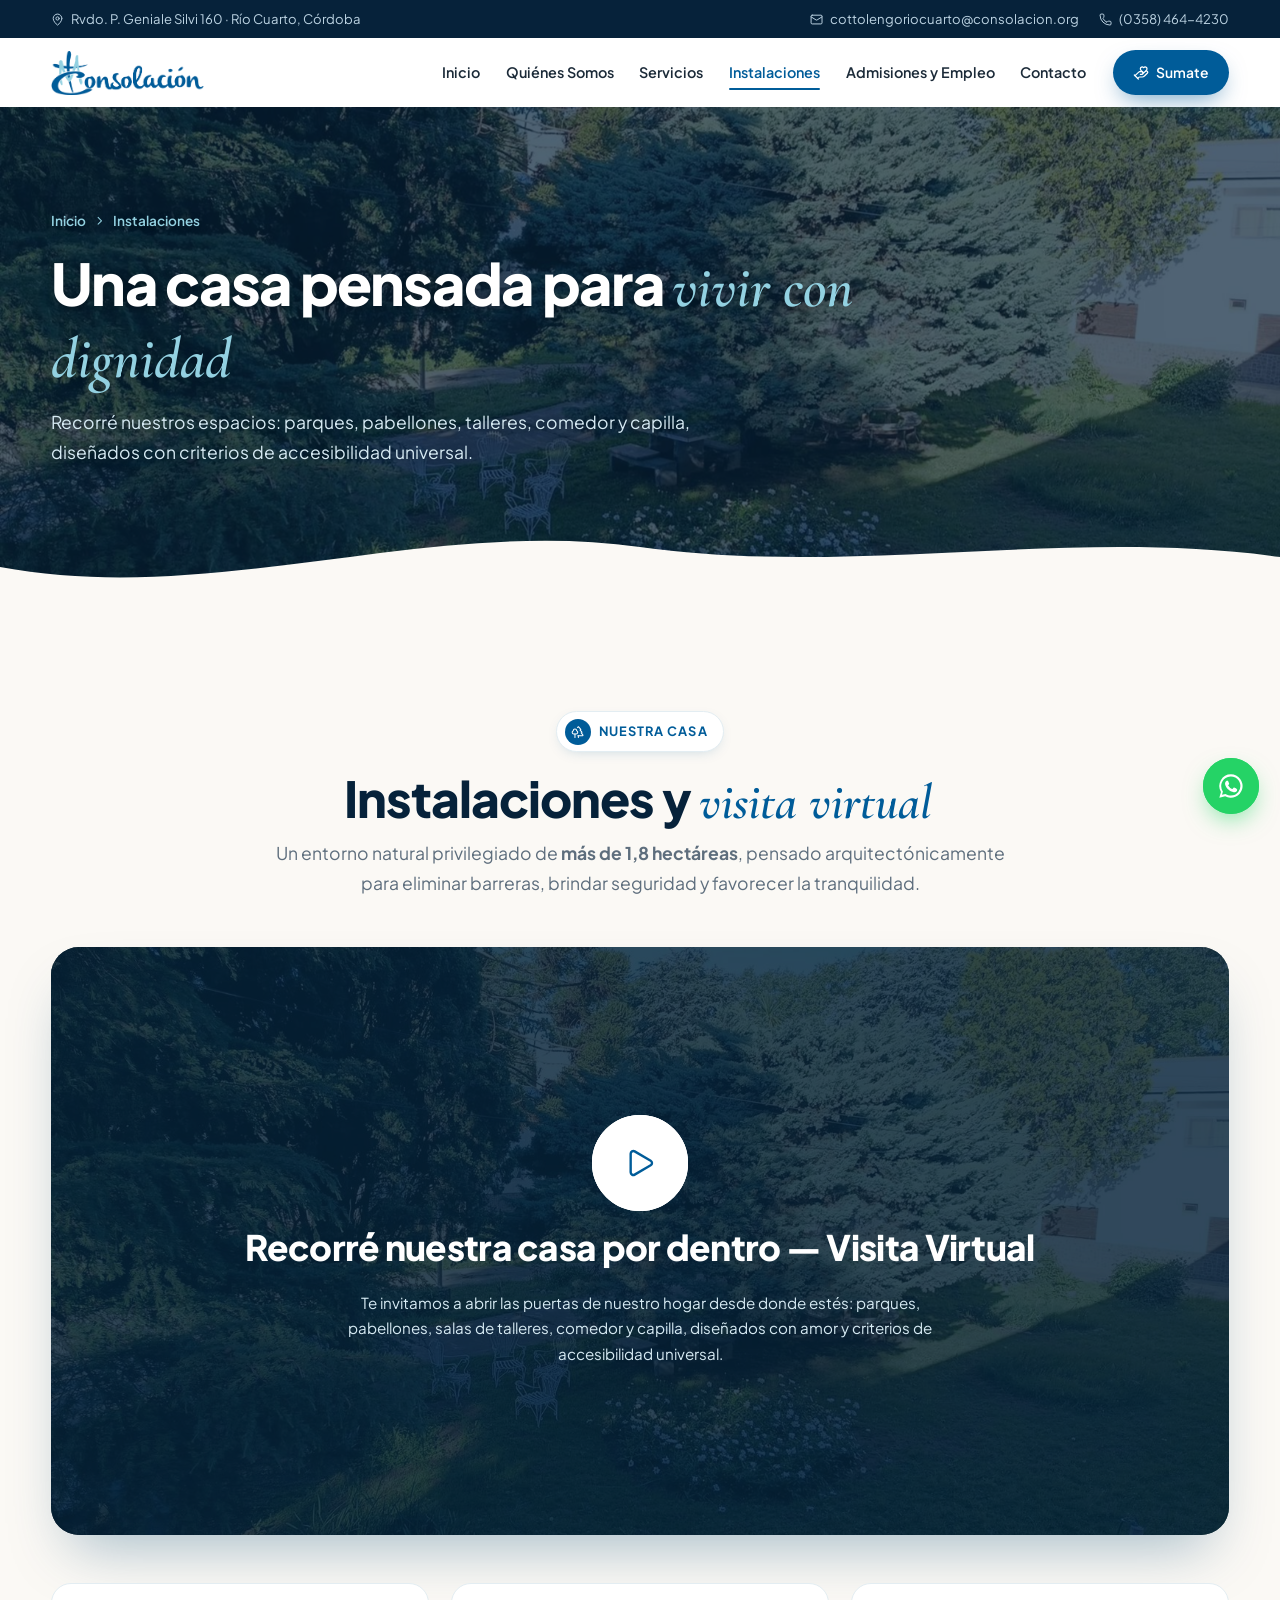
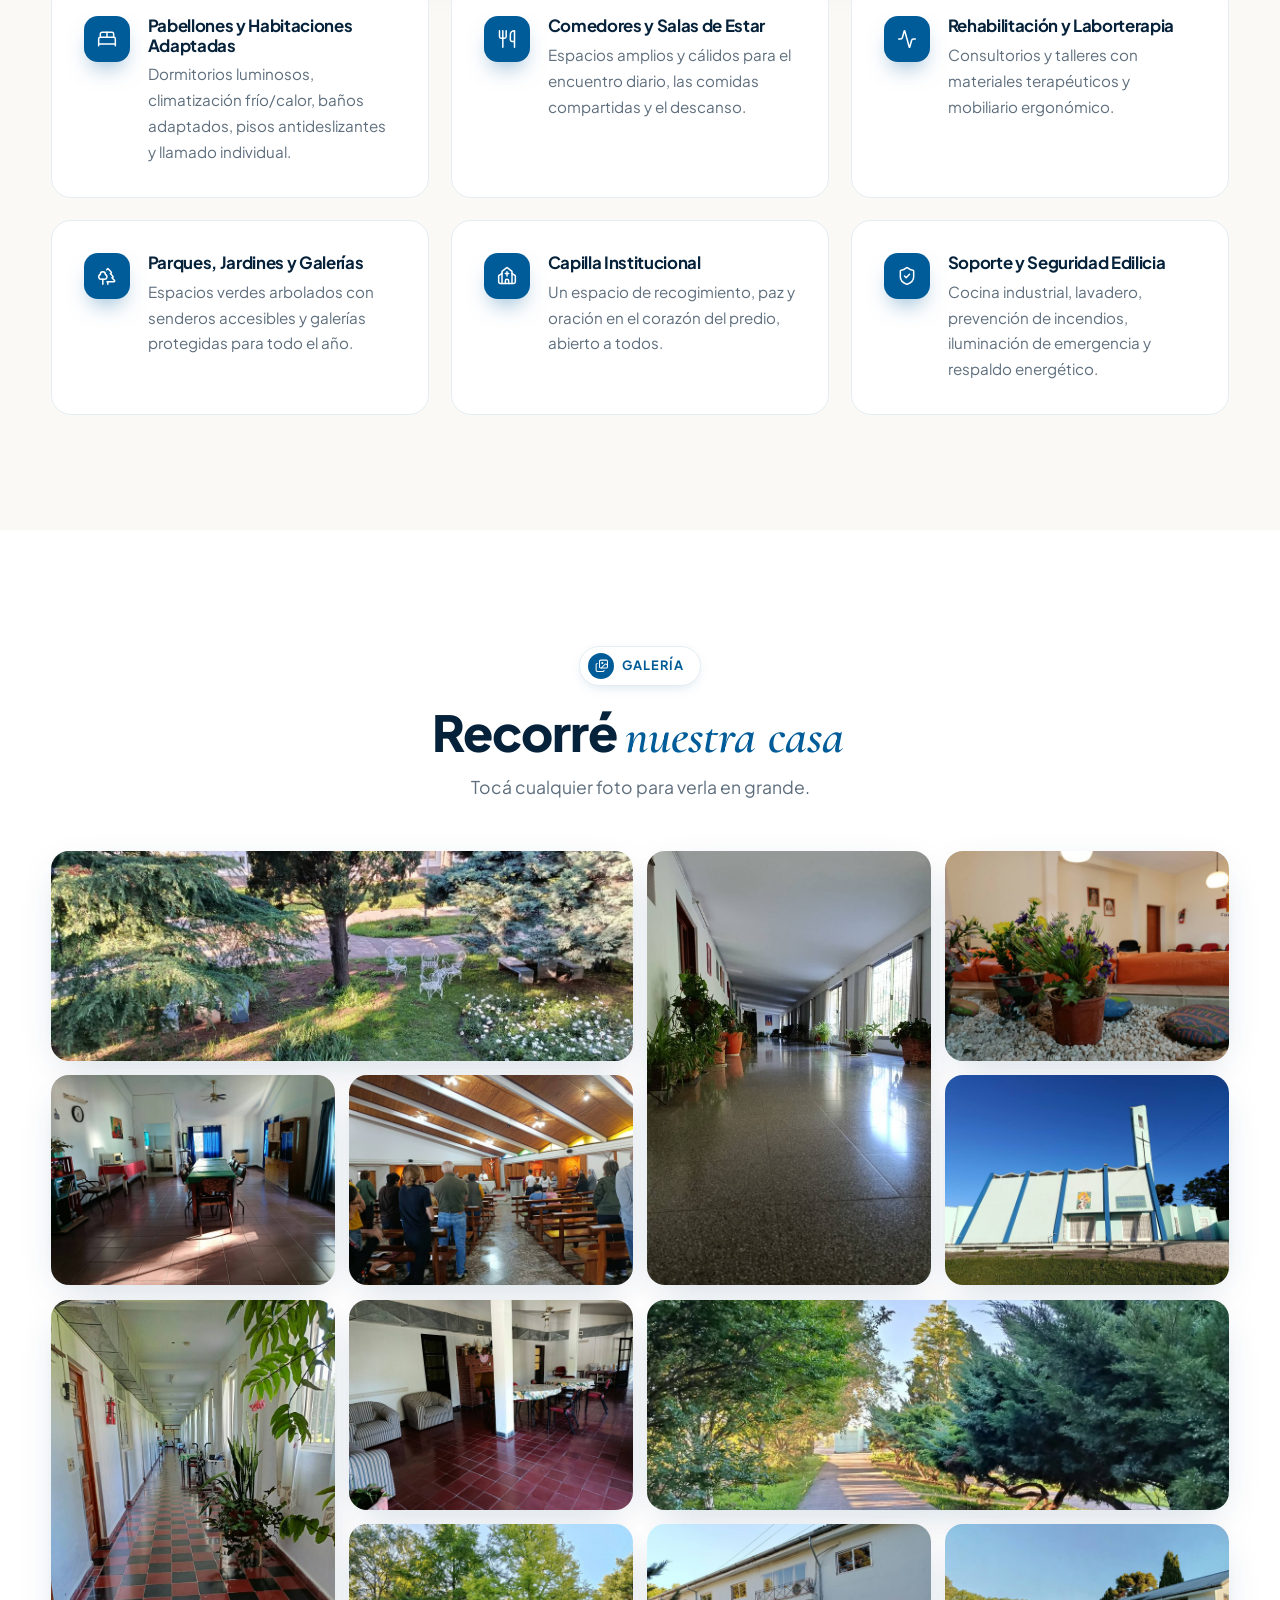
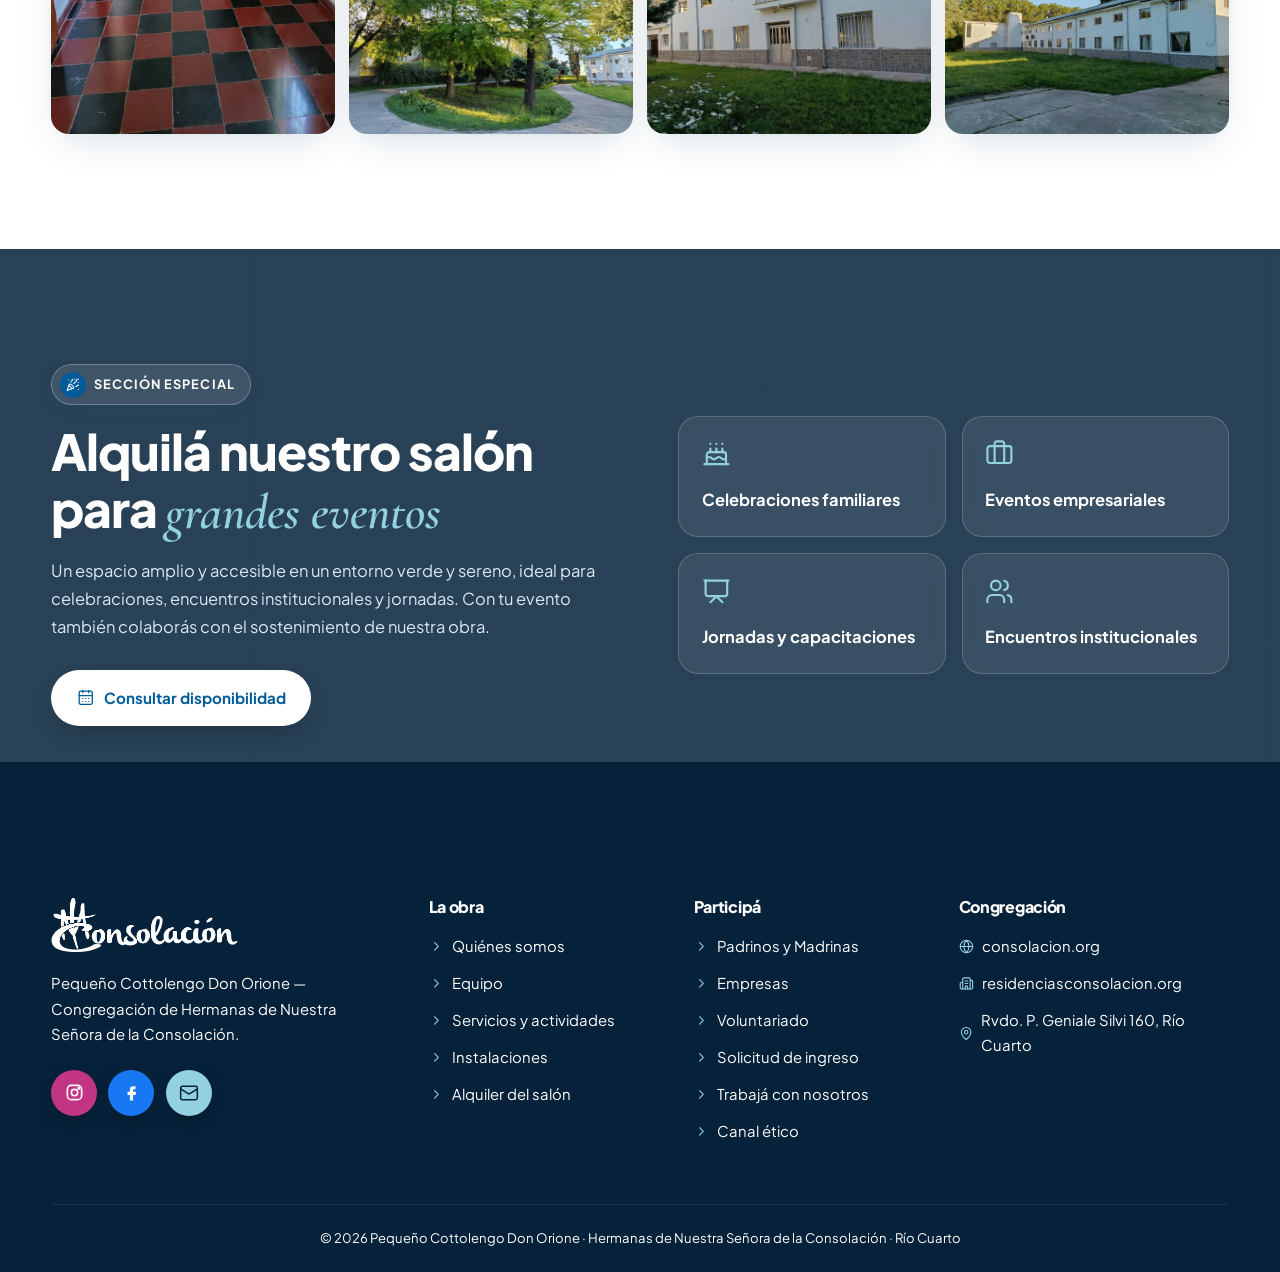
<file: instalaciones.html>
<!DOCTYPE html>
<html lang="es">
<head>
<meta charset="UTF-8">
<meta name="viewport" content="width=device-width, initial-scale=1.0">
<title>Instalaciones · Pequeño Cottolengo Don Orione · Río Cuarto</title>
<meta name="description" content="Más de 1,8 hectáreas de parques, pabellones adaptados, capilla y salón para eventos en Río Cuarto.">
<meta name="theme-color" content="#005C99">
<link rel="icon" type="image/png" href="img/logo.png">
<link rel="preconnect" href="https://fonts.googleapis.com">
<link rel="preconnect" href="https://fonts.gstatic.com" crossorigin>
<link href="https://fonts.googleapis.com/css2?family=Cormorant+Garamond:ital,wght@0,600;1,500;1,600&family=Plus+Jakarta+Sans:wght@400;500;600;700;800&display=swap" rel="stylesheet">
<link rel="stylesheet" href="css/estilos.css">
</head>
<body>
<a class="saltar" href="#contenido">Saltar al contenido</a>

<div id="progreso" aria-hidden="true"></div>

<!-- ================= BARRA SUPERIOR ================= -->
<div class="topbar">
  <div class="c">
    <span class="izq"><i data-lucide="map-pin"></i> Rvdo. P. Geniale Silvi 160 · Río Cuarto, Córdoba</span>
    <div class="der">
      <a href="mailto:cottolengoriocuarto@consolacion.org"><i data-lucide="mail"></i> cottolengoriocuarto@consolacion.org</a>
      <a href="tel:+543584644230"><i data-lucide="phone"></i> (0358) 464-4230</a>
    </div>
  </div>
</div>

<!-- ================= CABECERA ================= -->
<header class="cab" id="cab">
  <nav class="c nav" aria-label="Menú principal">
    <a href="index.html" class="marca" aria-label="Inicio">
      <img src="img/logo.png" alt="Consolación">
      <span class="nombre"><b>Pequeño Cottolengo</b><small>Don Orione · Río Cuarto</small></span>
    </a>
    <button class="hamb" id="hamb" aria-label="Abrir menú" aria-controls="menu" aria-expanded="false"><span></span><span></span><span></span></button>
    <ul class="menu" id="menu">
      <li><a href="index.html"><i data-lucide="house"></i>Inicio</a></li>
      <li><a href="quienes-somos.html"><i data-lucide="landmark"></i>Quiénes Somos</a></li>
      <li><a href="servicios.html"><i data-lucide="stethoscope"></i>Servicios</a></li>
      <li><a href="instalaciones.html" class="activo" aria-current="page"><i data-lucide="trees"></i>Instalaciones</a></li>
      <li><a href="admisiones.html"><i data-lucide="door-open"></i>Admisiones y Empleo</a></li>
      <li><a href="contacto.html"><i data-lucide="mail"></i>Contacto</a></li>
      <li><a href="sumate.html" class="btn btn-1"><i data-lucide="hand-heart"></i>Sumate</a></li>
    </ul>
  </nav>
</header>
<div class="velo" id="velo"></div>

<main id="contenido">

<section class="cab-pag con-foto">
  <div class="fondo-pag" style="background-image:url(img/fotos/jardin-vista.jpg)" aria-hidden="true"></div>
  <div class="burbuja"></div>
  <div class="c">
    <div class="migas"><a href="index.html">Inicio</a><i data-lucide="chevron-right"></i>Instalaciones</div>
    <h1>Una casa pensada para <em>vivir con dignidad</em></h1>
    <p>Recorré nuestros espacios: parques, pabellones, talleres, comedor y capilla, diseñados con criterios de accesibilidad universal.</p>
  </div>
  <svg class="ola" viewBox="0 0 1440 90" preserveAspectRatio="none"><path fill="#FBF9F5" d="M0,60 C240,100 480,10 720,40 C960,70 1200,20 1440,50 L1440,90 L0,90Z"/></svg>
</section>
<!-- ================= 6. INSTALACIONES ================= -->
<section class="crema" id="instalaciones">
  <div class="c">
    <div class="cab-sec centro rv">
      <span class="chip"><i><i data-lucide="trees"></i></i>Nuestra casa</span>
      <h2>Instalaciones y <span class="acento">visita virtual</span></h2>
      <p class="lead">Un entorno natural privilegiado de <strong>más de 1,8 hectáreas</strong>, pensado arquitectónicamente para eliminar barreras, brindar seguridad y favorecer la tranquilidad.</p>
    </div>
    <!-- Para insertar el vídeo o recorrido 360°: reemplazar el contenido de .visor por el <iframe> -->
    <div class="visor rv zoom">
      <img src="img/fotos/jardin-vista.jpg" alt="" loading="lazy" width="1600" height="900">
      <div class="capa">
        <button class="play" id="btnVisita" aria-label="Reproducir visita virtual"><i data-lucide="play"></i></button>
        <h3>Recorré nuestra casa por dentro — Visita Virtual</h3>
        <p>Te invitamos a abrir las puertas de nuestro hogar desde donde estés: parques, pabellones, salas de talleres, comedor y capilla, diseñados con amor y criterios de accesibilidad universal.</p>
      </div>
    </div>
    <div class="grid g3">
      <div class="tarjeta est rv d1"><div class="ico sm"><i data-lucide="bed-double"></i></div><div><h3>Pabellones y Habitaciones Adaptadas</h3><p>Dormitorios luminosos, climatización frío/calor, baños adaptados, pisos antideslizantes y llamado individual.</p></div></div>
      <div class="tarjeta est rv d2"><div class="ico sm"><i data-lucide="utensils"></i></div><div><h3>Comedores y Salas de Estar</h3><p>Espacios amplios y cálidos para el encuentro diario, las comidas compartidas y el descanso.</p></div></div>
      <div class="tarjeta est rv d3"><div class="ico sm"><i data-lucide="activity"></i></div><div><h3>Rehabilitación y Laborterapia</h3><p>Consultorios y talleres con materiales terapéuticos y mobiliario ergonómico.</p></div></div>
      <div class="tarjeta est rv d1"><div class="ico sm"><i data-lucide="trees"></i></div><div><h3>Parques, Jardines y Galerías</h3><p>Espacios verdes arbolados con senderos accesibles y galerías protegidas para todo el año.</p></div></div>
      <div class="tarjeta est rv d2"><div class="ico sm"><i data-lucide="church"></i></div><div><h3>Capilla Institucional</h3><p>Un espacio de recogimiento, paz y oración en el corazón del predio, abierto a todos.</p></div></div>
      <div class="tarjeta est rv d3"><div class="ico sm"><i data-lucide="shield-check"></i></div><div><h3>Soporte y Seguridad Edilicia</h3><p>Cocina industrial, lavadero, prevención de incendios, iluminación de emergencia y respaldo energético.</p></div></div>
    </div>
  </div>
</section>

<!-- ================= GALERÍA ================= -->
<section id="galeria" aria-labelledby="titulo-galeria">
  <div class="c">
    <div class="cab-sec centro rv">
      <span class="chip"><i><i data-lucide="images" aria-hidden="true"></i></i>Galería</span>
      <h2 id="titulo-galeria">Recorré <span class="acento">nuestra casa</span></h2>
      <p class="lead">Tocá cualquier foto para verla en grande.</p>
    </div>
    <ul class="galeria">
      <li class="ancha"><a href="img/fotos/jardin-arriba.jpg" data-galeria><img src="img/fotos/jardin-arriba.jpg" alt="El parque arbolado visto desde los pabellones" loading="lazy" width="1200" height="900"></a></li>
      <li class="alta"><a href="img/fotos/pasillo.jpg" data-galeria><img src="img/fotos/pasillo.jpg" alt="Galería interior luminosa con plantas" loading="lazy" width="900" height="1600"></a></li>
      <li><a href="img/fotos/sala-estar.jpg" data-galeria><img src="img/fotos/sala-estar.jpg" alt="Sala de estar con sillones y flores" loading="lazy" width="1200" height="900"></a></li>
      <li><a href="img/fotos/comedor.jpg" data-galeria><img src="img/fotos/comedor.jpg" alt="Comedor con mesa larga y ventanales" loading="lazy" width="1200" height="900"></a></li>
      <li><a href="img/fotos/capilla-interior.jpg" data-galeria><img src="img/fotos/capilla-interior.jpg" alt="Interior de la capilla durante una celebración" loading="lazy" width="1200" height="900"></a></li>
      <li><a href="img/fotos/capilla-exterior.jpg" data-galeria><img src="img/fotos/capilla-exterior.jpg" alt="Fachada de la capilla con detalles azules" loading="lazy" width="1200" height="900"></a></li>
      <li class="alta"><a href="img/fotos/pasillo-plantas.jpg" data-galeria><img src="img/fotos/pasillo-plantas.jpg" alt="Pasillo de los pabellones decorado con plantas" loading="lazy" width="900" height="1200"></a></li>
      <li><a href="img/fotos/sala-comedor.jpg" data-galeria><img src="img/fotos/sala-comedor.jpg" alt="Sala comedor con sillones y mesas" loading="lazy" width="1200" height="900"></a></li>
      <li class="ancha"><a href="img/fotos/camino.jpg" data-galeria><img src="img/fotos/camino.jpg" alt="Camino arbolado dentro del predio" loading="lazy" width="1200" height="900"></a></li>
      <li><a href="img/fotos/jardin-arboles.jpg" data-galeria><img src="img/fotos/jardin-arboles.jpg" alt="Jardín con árboles y senderos" loading="lazy" width="1200" height="900"></a></li>
      <li><a href="img/fotos/pabellon.jpg" data-galeria><img src="img/fotos/pabellon.jpg" alt="Pabellón de dos plantas rodeado de césped" loading="lazy" width="1200" height="900"></a></li>
      <li><a href="img/fotos/pabellones.jpg" data-galeria><img src="img/fotos/pabellones.jpg" alt="Pabellones del hogar al atardecer" loading="lazy" width="1200" height="900"></a></li>
    </ul>
  </div>
</section>

<dialog class="visor-foto" id="visorFoto" aria-label="Foto ampliada">
  <figure><img alt=""><figcaption></figcaption></figure>
  <button type="button" class="vf-cerrar" aria-label="Cerrar"><i data-lucide="x" aria-hidden="true"></i></button>
  <button type="button" class="vf-ant" aria-label="Foto anterior"><i data-lucide="chevron-left" aria-hidden="true"></i></button>
  <button type="button" class="vf-sig" aria-label="Foto siguiente"><i data-lucide="chevron-right" aria-hidden="true"></i></button>
</dialog>

<!-- ================= SECCIÓN ESPECIAL: SALÓN ================= -->
<section class="salon" id="salon">
  <div class="c dos">
    <div class="rv izq">
      <span class="chip"><i><i data-lucide="party-popper"></i></i>Sección especial</span>
      <h2>Alquilá nuestro salón para <span class="acento claro">grandes eventos</span></h2>
      <p style="margin-top:1rem">Un espacio amplio y accesible en un entorno verde y sereno, ideal para celebraciones, encuentros institucionales y jornadas. Con tu evento también colaborás con el sostenimiento de nuestra obra.</p>
      <a href="mailto:cottolengoriocuarto@consolacion.org?subject=Consulta%20alquiler%20de%20sal%C3%B3n" class="btn btn-2"><i data-lucide="calendar-days"></i> Consultar disponibilidad</a>
    </div>
    <div class="usos rv der">
      <div class="uso"><i data-lucide="cake"></i><b>Celebraciones familiares</b></div>
      <div class="uso"><i data-lucide="briefcase"></i><b>Eventos empresariales</b></div>
      <div class="uso"><i data-lucide="presentation"></i><b>Jornadas y capacitaciones</b></div>
      <div class="uso"><i data-lucide="users"></i><b>Encuentros institucionales</b></div>
    </div>
  </div>
</section>

</main>

<!-- ================= PIE ================= -->
<footer>
  <svg class="ola-pie" viewBox="0 0 1440 80" preserveAspectRatio="none"><path fill="#06223A" d="M0,40 C240,80 480,0 720,30 C960,60 1200,10 1440,40 L1440,80 L0,80Z"/></svg>
  <div class="c pie">
    <div>
      <img src="img/logo.png" alt="Consolación" class="pie-logo">
      <p>Pequeño Cottolengo Don Orione — Congregación de Hermanas de Nuestra Señora de la Consolación.</p>
      <div class="redes">
        <a href="https://www.instagram.com/cottolengorioiv/" target="_blank" rel="noopener" aria-label="Instagram"><svg viewBox="0 0 24 24" fill="none" stroke="currentColor" stroke-width="2"><rect x="3" y="3" width="18" height="18" rx="5"/><circle cx="12" cy="12" r="4"/><circle cx="17.5" cy="6.5" r="1" fill="currentColor"/></svg></a>
        <a href="https://www.facebook.com/profile.php?id=61578328392218" target="_blank" rel="noopener" aria-label="Facebook"><svg viewBox="0 0 24 24" fill="currentColor"><path d="M14 8h3V4h-3c-2.8 0-4 1.8-4 4.5V11H7v4h3v7h4v-7h3l1-4h-4V8.8c0-.5.3-.8 1-.8z"/></svg></a>
        <a href="mailto:cottolengoriocuarto@consolacion.org" aria-label="Correo"><i data-lucide="mail"></i></a>
      </div>
    </div>
    <div>
      <h4>La obra</h4>
      <ul><li><a href="quienes-somos.html"><i data-lucide="chevron-right"></i>Quiénes somos</a></li><li><a href="quienes-somos.html#equipo"><i data-lucide="chevron-right"></i>Equipo</a></li><li><a href="servicios.html"><i data-lucide="chevron-right"></i>Servicios y actividades</a></li><li><a href="instalaciones.html"><i data-lucide="chevron-right"></i>Instalaciones</a></li><li><a href="instalaciones.html#salon"><i data-lucide="chevron-right"></i>Alquiler del salón</a></li></ul>
    </div>
    <div>
      <h4>Participá</h4>
      <ul><li><a href="sumate.html#padrinos"><i data-lucide="chevron-right"></i>Padrinos y Madrinas</a></li><li><a href="sumate.html#empresas"><i data-lucide="chevron-right"></i>Empresas</a></li><li><a href="sumate.html#voluntariado"><i data-lucide="chevron-right"></i>Voluntariado</a></li><li><a href="admisiones.html#admisiones"><i data-lucide="chevron-right"></i>Solicitud de ingreso</a></li><li><a href="admisiones.html#trabaja"><i data-lucide="chevron-right"></i>Trabajá con nosotros</a></li><li><a href="admisiones.html#canal-etico"><i data-lucide="chevron-right"></i>Canal ético</a></li></ul>
    </div>
    <div>
      <h4>Congregación</h4>
      <ul><li><a href="https://www.consolacion.org/" target="_blank" rel="noopener"><i data-lucide="globe"></i>consolacion.org</a></li><li><a href="https://www.residenciasconsolacion.org/" target="_blank" rel="noopener"><i data-lucide="building-2"></i>residenciasconsolacion.org</a></li><li><a href="contacto.html"><i data-lucide="map-pin"></i>Rvdo. P. Geniale Silvi 160, Río Cuarto</a></li></ul>
    </div>
  </div>
  <div class="c pie-final">© <span id="anio"></span> Pequeño Cottolengo Don Orione · Hermanas de Nuestra Señora de la Consolación · Río Cuarto</div>
</footer>

<!-- WhatsApp: sustituir 549358XXXXXXX por el número real -->
<a class="wsp" href="https://wa.me/549358XXXXXXX" target="_blank" rel="noopener" aria-label="WhatsApp"><svg viewBox="0 0 24 24" fill="currentColor"><path d="M12 2a10 10 0 0 0-8.6 15.1L2 22l5-1.3A10 10 0 1 0 12 2zm0 18.2c-1.6 0-3.1-.4-4.4-1.2l-.3-.2-3 .8.8-2.9-.2-.3A8.2 8.2 0 1 1 12 20.2zm4.5-6.1c-.2-.1-1.5-.7-1.7-.8-.2-.1-.4-.1-.6.1l-.8 1c-.1.2-.3.2-.5.1a6.7 6.7 0 0 1-3.3-2.9c-.3-.4.3-.4.8-1.4.1-.2 0-.3 0-.4l-.8-1.8c-.2-.5-.4-.4-.6-.4h-.5c-.2 0-.4.1-.7.3-.2.3-.9.9-.9 2.2s.9 2.5 1 2.7c.1.2 1.8 2.8 4.4 3.9 1.6.7 2.3.8 3.1.6.5-.1 1.5-.6 1.7-1.2.2-.6.2-1.1.2-1.2-.1-.1-.3-.2-.5-.3z"/></svg></a>
<button class="arriba" id="arriba" aria-label="Volver arriba"><i data-lucide="arrow-up"></i></button>
<div class="toast" id="toast" role="status"><i data-lucide="circle-check"></i><span></span></div>

<script src="js/lucide.min.js"></script>
<script src="js/main.js"></script>
</body>
</html>
</file>
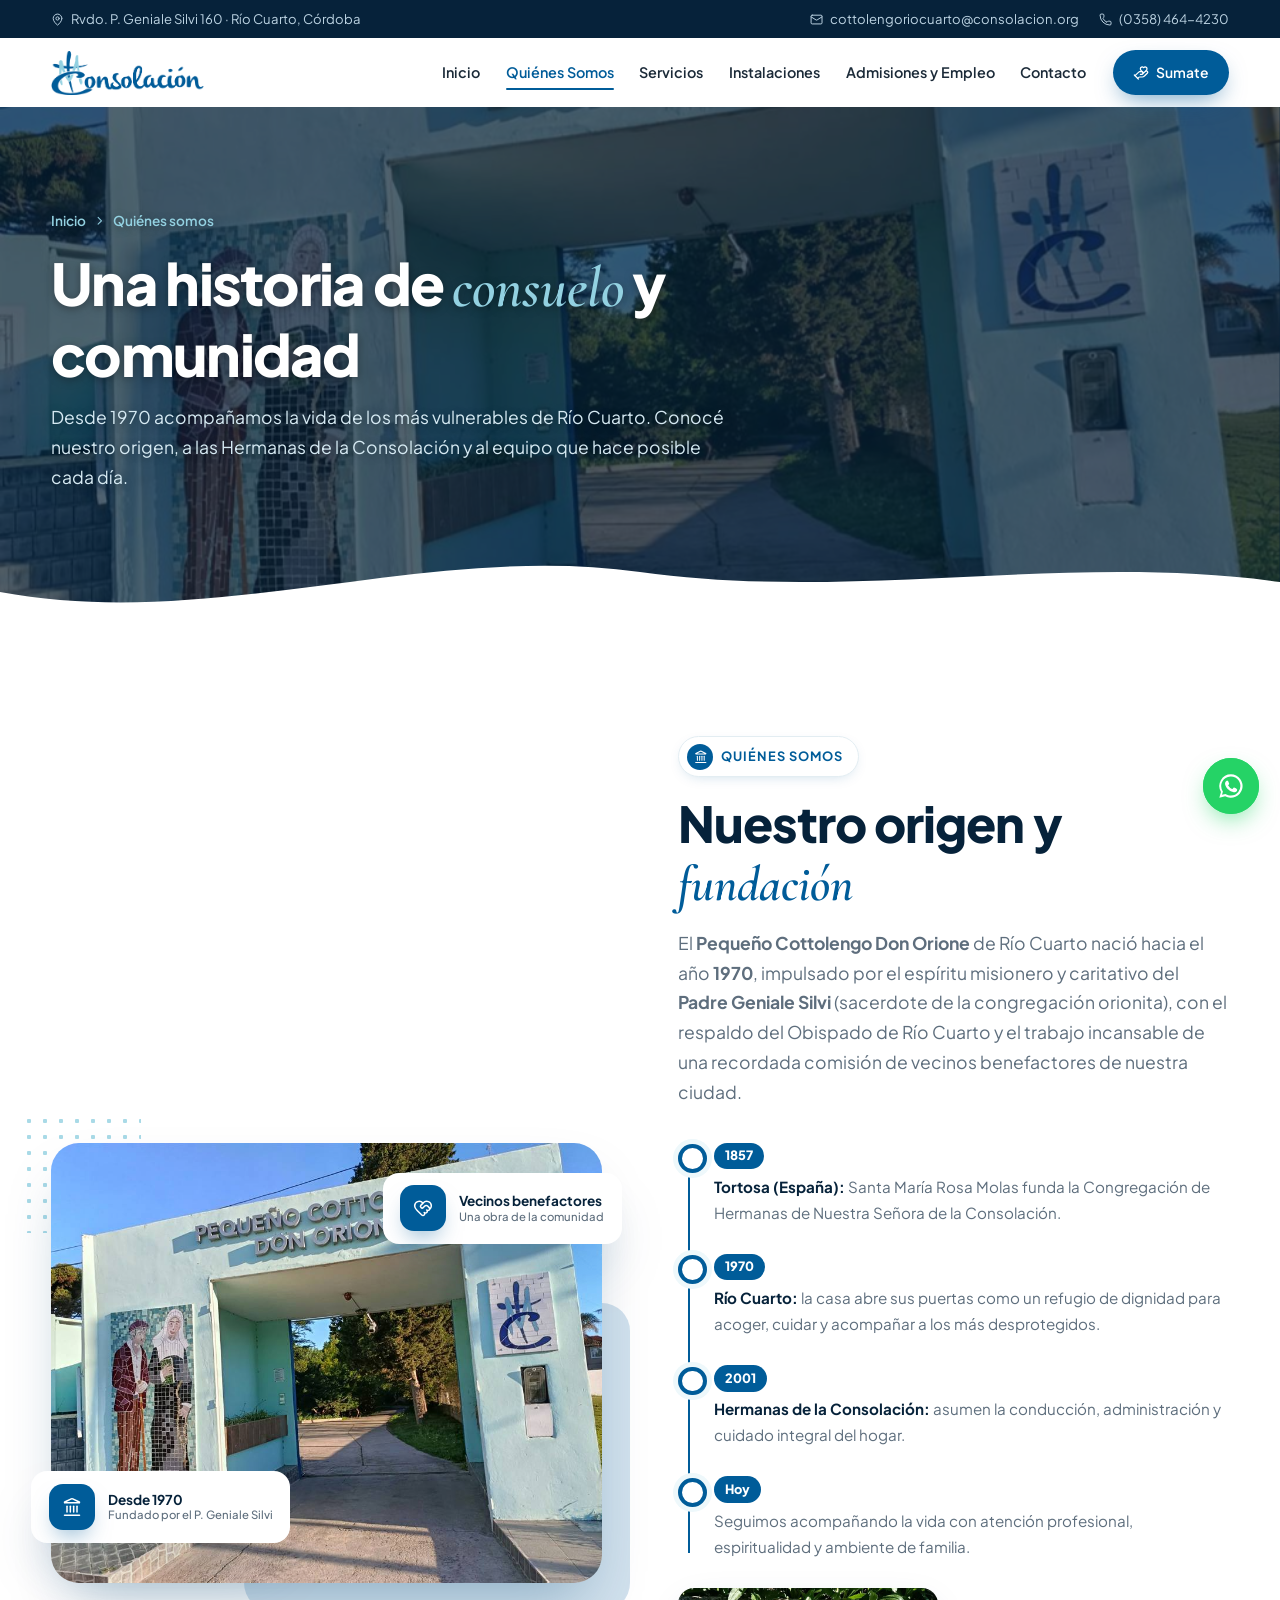
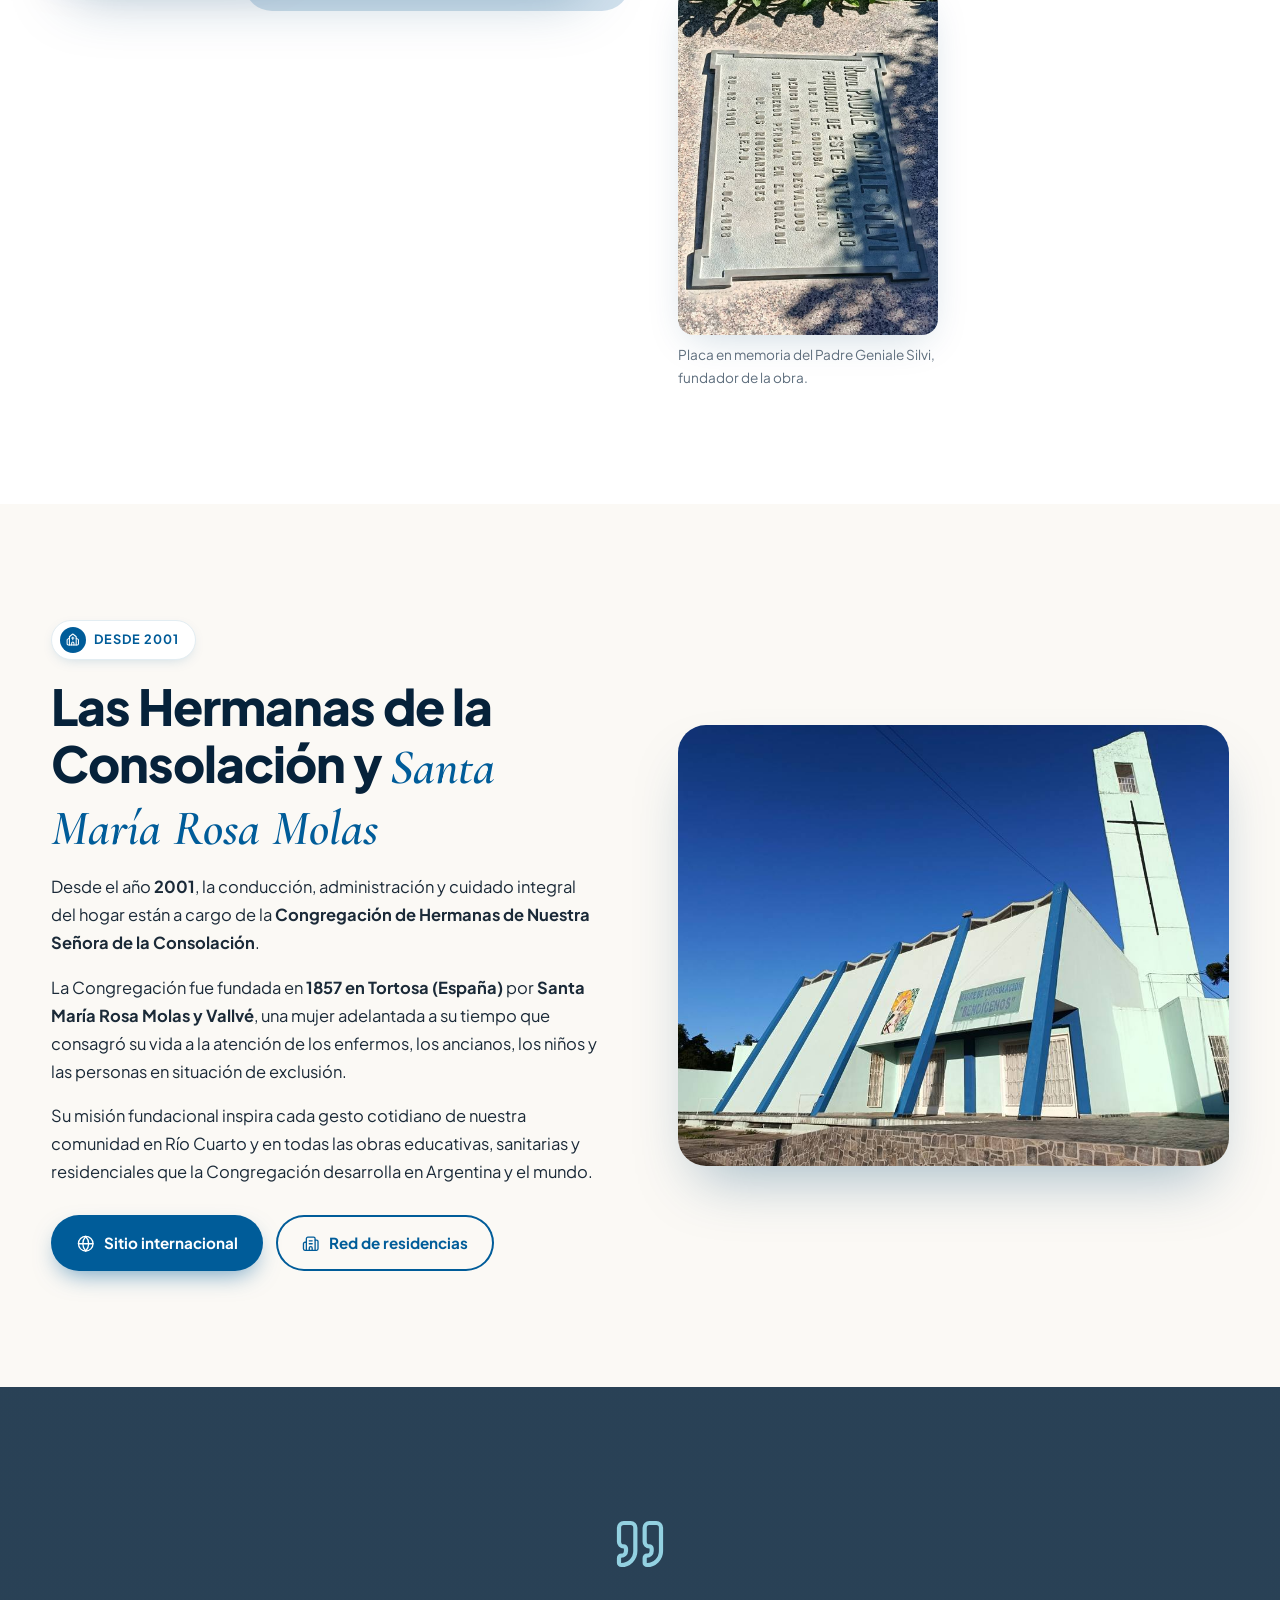
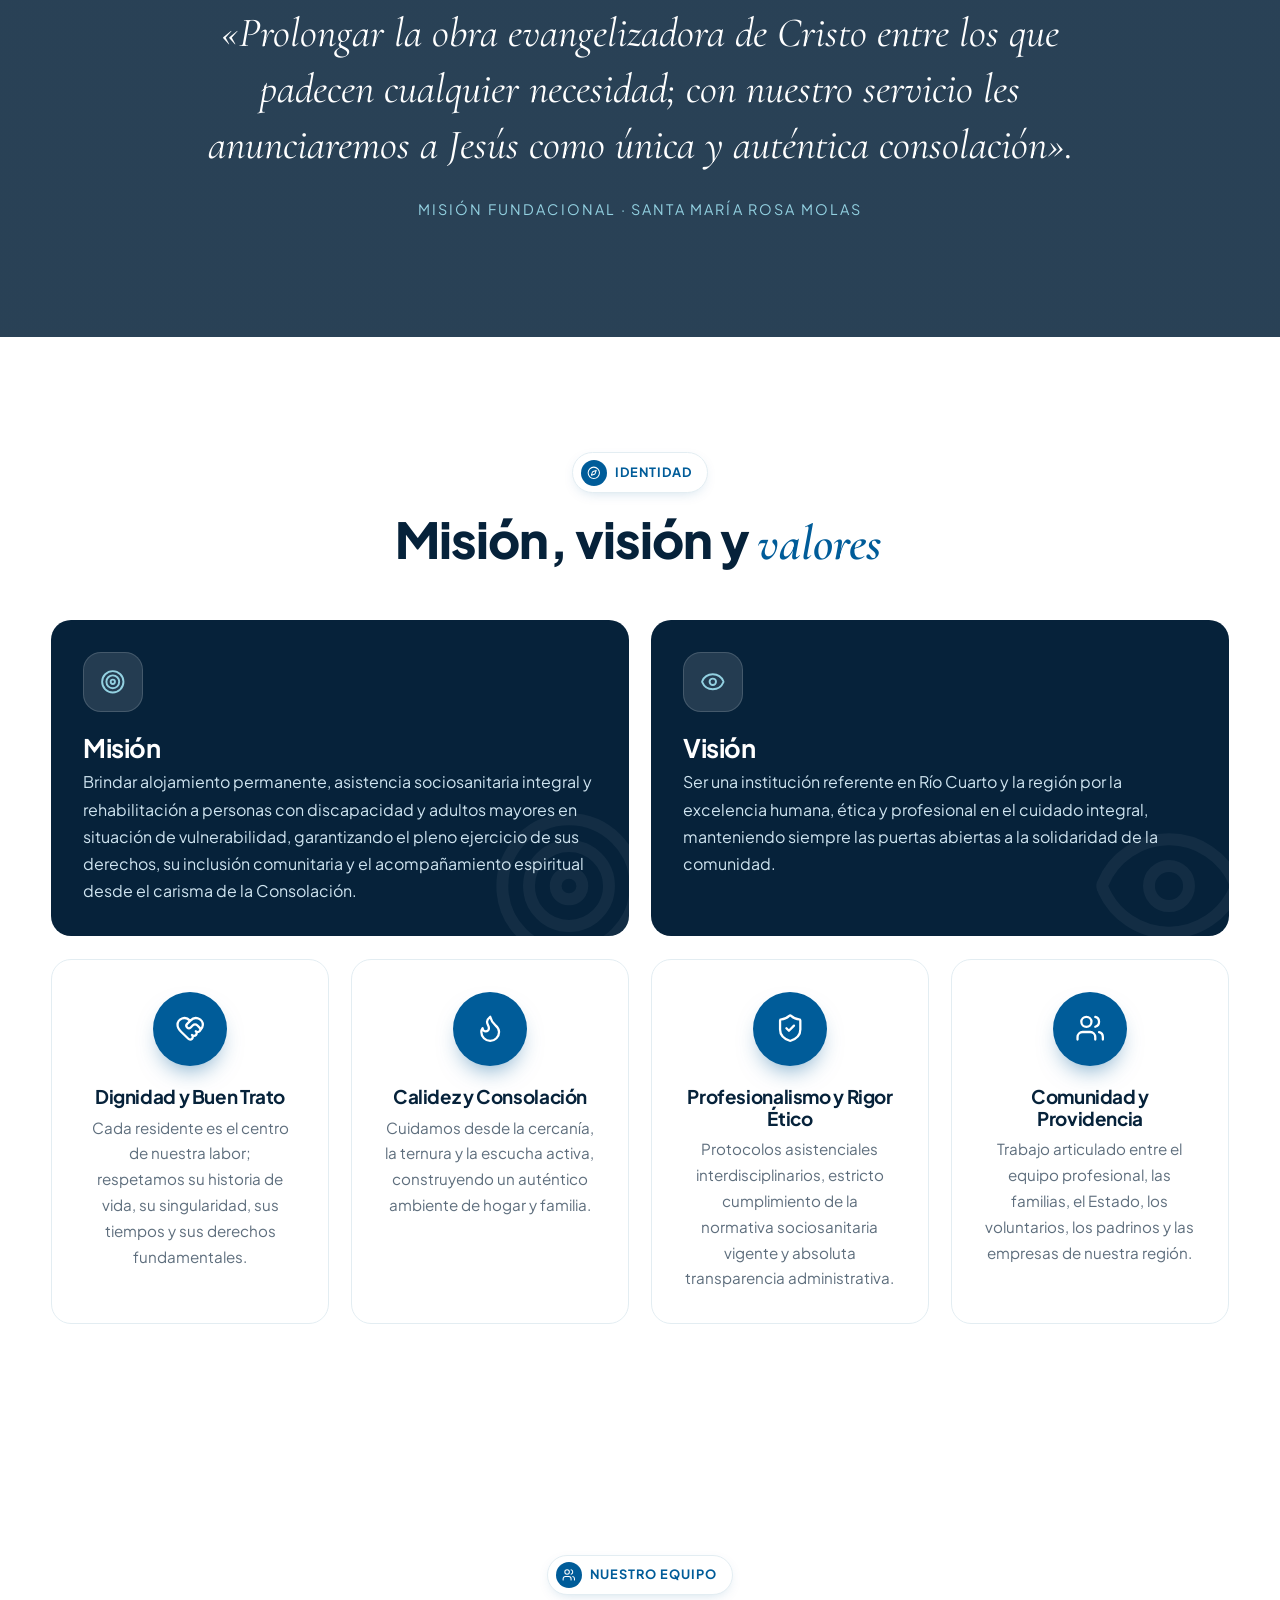
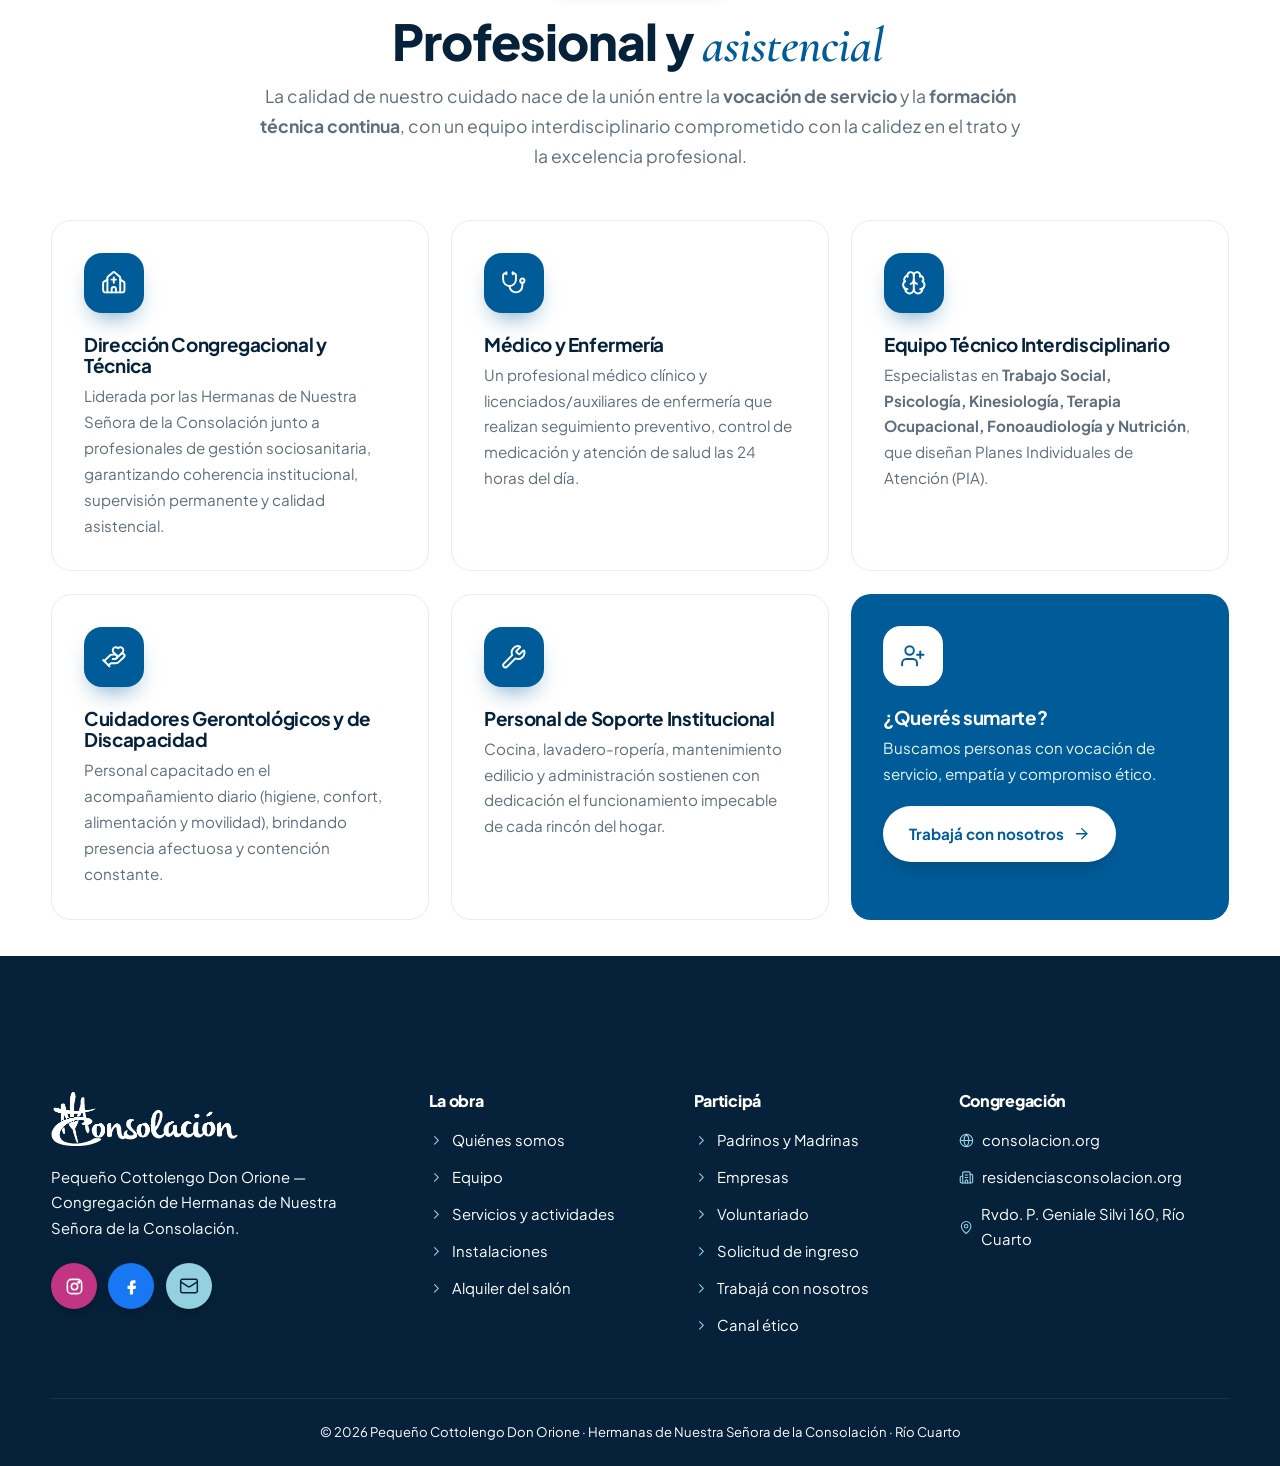
<file: quienes-somos.html>
<!DOCTYPE html>
<html lang="es">
<head>
<meta charset="UTF-8">
<meta name="viewport" content="width=device-width, initial-scale=1.0">
<title>Quiénes somos · Pequeño Cottolengo Don Orione · Río Cuarto</title>
<meta name="description" content="Historia del Pequeño Cottolengo Don Orione de Río Cuarto, las Hermanas de la Consolación, nuestra misión, visión, valores y equipo.">
<meta name="theme-color" content="#005C99">
<link rel="icon" type="image/png" href="img/logo.png">
<link rel="preconnect" href="https://fonts.googleapis.com">
<link rel="preconnect" href="https://fonts.gstatic.com" crossorigin>
<link href="https://fonts.googleapis.com/css2?family=Cormorant+Garamond:ital,wght@0,600;1,500;1,600&family=Plus+Jakarta+Sans:wght@400;500;600;700;800&display=swap" rel="stylesheet">
<link rel="stylesheet" href="css/estilos.css">
</head>
<body>
<a class="saltar" href="#contenido">Saltar al contenido</a>

<div id="progreso" aria-hidden="true"></div>

<!-- ================= BARRA SUPERIOR ================= -->
<div class="topbar">
  <div class="c">
    <span class="izq"><i data-lucide="map-pin"></i> Rvdo. P. Geniale Silvi 160 · Río Cuarto, Córdoba</span>
    <div class="der">
      <a href="mailto:cottolengoriocuarto@consolacion.org"><i data-lucide="mail"></i> cottolengoriocuarto@consolacion.org</a>
      <a href="tel:+543584644230"><i data-lucide="phone"></i> (0358) 464-4230</a>
    </div>
  </div>
</div>

<!-- ================= CABECERA ================= -->
<header class="cab" id="cab">
  <nav class="c nav" aria-label="Menú principal">
    <a href="index.html" class="marca" aria-label="Inicio">
      <img src="img/logo.png" alt="Consolación">
      <span class="nombre"><b>Pequeño Cottolengo</b><small>Don Orione · Río Cuarto</small></span>
    </a>
    <button class="hamb" id="hamb" aria-label="Abrir menú" aria-controls="menu" aria-expanded="false"><span></span><span></span><span></span></button>
    <ul class="menu" id="menu">
      <li><a href="index.html"><i data-lucide="house"></i>Inicio</a></li>
      <li><a href="quienes-somos.html" class="activo" aria-current="page"><i data-lucide="landmark"></i>Quiénes Somos</a></li>
      <li><a href="servicios.html"><i data-lucide="stethoscope"></i>Servicios</a></li>
      <li><a href="instalaciones.html"><i data-lucide="trees"></i>Instalaciones</a></li>
      <li><a href="admisiones.html"><i data-lucide="door-open"></i>Admisiones y Empleo</a></li>
      <li><a href="contacto.html"><i data-lucide="mail"></i>Contacto</a></li>
      <li><a href="sumate.html" class="btn btn-1"><i data-lucide="hand-heart"></i>Sumate</a></li>
    </ul>
  </nav>
</header>
<div class="velo" id="velo"></div>

<main id="contenido">

<section class="cab-pag con-foto">
  <div class="fondo-pag" style="background-image:url(img/fotos/entrada.jpg)" aria-hidden="true"></div>
  <div class="burbuja"></div>
  <div class="c">
    <div class="migas"><a href="index.html">Inicio</a><i data-lucide="chevron-right"></i>Quiénes somos</div>
    <h1>Una historia de <em>consuelo</em> y comunidad</h1>
    <p>Desde 1970 acompañamos la vida de los más vulnerables de Río Cuarto. Conocé nuestro origen, a las Hermanas de la Consolación y al equipo que hace posible cada día.</p>
  </div>
  <svg class="ola" viewBox="0 0 1440 90" preserveAspectRatio="none"><path fill="#fff" d="M0,60 C240,100 480,10 720,40 C960,70 1200,20 1440,50 L1440,90 L0,90Z"/></svg>
</section>
<section id="quienes-somos" >
  <div class="c dos">
    <div class="foto-wrap rv izq">
      <div class="foto"><img src="img/fotos/entrada.jpg" alt="Entrada del Pequeño Cottolengo Don Orione, con el mosaico de sus fundadores" width="1000" height="750"></div>
      <div class="flotante" style="left:-20px;bottom:40px"><div class="ico sm"><i data-lucide="landmark"></i></div><div>Desde 1970<small>Fundado por el P. Geniale Silvi</small></div></div>
      <div class="flotante b" style="right:-20px;top:30px"><div class="ico sm"><i data-lucide="heart-handshake"></i></div><div>Vecinos benefactores<small>Una obra de la comunidad</small></div></div>
    </div>
    <div class="rv der">
      <span class="chip"><i><i data-lucide="landmark"></i></i>Quiénes somos</span>
      <h2>Nuestro origen y <span class="acento">fundación</span></h2>
      <p class="lead" style="margin-top:1rem">El <strong>Pequeño Cottolengo Don Orione</strong> de Río Cuarto nació hacia el año <strong>1970</strong>, impulsado por el espíritu misionero y caritativo del <strong>Padre Geniale Silvi</strong> (sacerdote de la congregación orionita), con el respaldo del Obispado de Río Cuarto y el trabajo incansable de una recordada comisión de vecinos benefactores de nuestra ciudad.</p>
      <div class="tiempo">
        <div class="hito"><b>1857</b><p><strong>Tortosa (España):</strong> Santa María Rosa Molas funda la Congregación de Hermanas de Nuestra Señora de la Consolación.</p></div>
        <div class="hito"><b>1970</b><p><strong>Río Cuarto:</strong> la casa abre sus puertas como un refugio de dignidad para acoger, cuidar y acompañar a los más desprotegidos.</p></div>
        <div class="hito"><b>2001</b><p><strong>Hermanas de la Consolación:</strong> asumen la conducción, administración y cuidado integral del hogar.</p></div>
        <div class="hito"><b>Hoy</b><p>Seguimos acompañando la vida con atención profesional, espiritualidad y ambiente de familia.</p></div>
      </div>
      <figure class="placa">
        <img src="img/fotos/placa-fundador.jpg" alt="Placa en memoria del Padre Geniale Silvi, fundador de esta obra" loading="lazy" width="800" height="1067">
        <figcaption>Placa en memoria del Padre Geniale Silvi, fundador de la obra.</figcaption>
      </figure>
    </div>
  </div>
</section>

<section class="crema">
  <div class="c dos">
    <div class="rv izq">
      <span class="chip"><i><i data-lucide="church"></i></i>Desde 2001</span>
      <h2>Las Hermanas de la Consolación y <span class="acento">Santa María Rosa Molas</span></h2>
      <p style="margin-top:1rem">Desde el año <strong>2001</strong>, la conducción, administración y cuidado integral del hogar están a cargo de la <strong>Congregación de Hermanas de Nuestra Señora de la Consolación</strong>.</p>
      <p>La Congregación fue fundada en <strong>1857 en Tortosa (España)</strong> por <strong>Santa María Rosa Molas y Vallvé</strong>, una mujer adelantada a su tiempo que consagró su vida a la atención de los enfermos, los ancianos, los niños y las personas en situación de exclusión.</p>
      <p>Su misión fundacional inspira cada gesto cotidiano de nuestra comunidad en Río Cuarto y en todas las obras educativas, sanitarias y residenciales que la Congregación desarrolla en Argentina y el mundo.</p>
      <div class="botones" style="margin-top:1.8rem">
        <a class="btn btn-1" href="https://www.consolacion.org/" target="_blank" rel="noopener"><i data-lucide="globe"></i> Sitio internacional</a>
        <a class="btn btn-line" href="https://www.residenciasconsolacion.org/" target="_blank" rel="noopener"><i data-lucide="building-2"></i> Red de residencias</a>
      </div>
    </div>
    <div class="foto-wrap rv der orden"><div class="foto"><img src="img/fotos/capilla-torre.jpg" alt="Capilla del Pequeño Cottolengo con su torre y la cruz" loading="lazy" width="1000" height="750"></div></div>
  </div>
</section>

<section class="cita-par">
  <div class="c rv zoom">
    <span class="comillas"><i data-lucide="quote"></i></span>
    <blockquote>«Prolongar la obra evangelizadora de Cristo entre los que padecen cualquier necesidad; con nuestro servicio les anunciaremos a Jesús como única y auténtica consolación».</blockquote>
    <cite>Misión fundacional · Santa María Rosa Molas</cite>
  </div>
</section>

<section>
  <div class="c">
    <div class="cab-sec centro rv">
      <span class="chip"><i><i data-lucide="compass"></i></i>Identidad</span>
      <h2>Misión, visión y <span class="acento">valores</span></h2>
    </div>
    <div class="grid g2">
      <div class="tarjeta mv rv izq"><i data-lucide="target" class="marca-agua"></i><div class="ico"><i data-lucide="target"></i></div><h3>Misión</h3><p>Brindar alojamiento permanente, asistencia sociosanitaria integral y rehabilitación a personas con discapacidad y adultos mayores en situación de vulnerabilidad, garantizando el pleno ejercicio de sus derechos, su inclusión comunitaria y el acompañamiento espiritual desde el carisma de la Consolación.</p></div>
      <div class="tarjeta mv rv der"><i data-lucide="eye" class="marca-agua"></i><div class="ico"><i data-lucide="eye"></i></div><h3>Visión</h3><p>Ser una institución referente en Río Cuarto y la región por la excelencia humana, ética y profesional en el cuidado integral, manteniendo siempre las puertas abiertas a la solidaridad de la comunidad.</p></div>
    </div>
    <div class="grid g4" style="margin-top:1.4rem">
      <div class="tarjeta valor rv giro d1"><div class="ico"><i data-lucide="heart-handshake"></i></div><h3>Dignidad y Buen Trato</h3><p>Cada residente es el centro de nuestra labor; respetamos su historia de vida, su singularidad, sus tiempos y sus derechos fundamentales.</p></div>
      <div class="tarjeta valor rv giro d2"><div class="ico"><i data-lucide="flame"></i></div><h3>Calidez y Consolación</h3><p>Cuidamos desde la cercanía, la ternura y la escucha activa, construyendo un auténtico ambiente de hogar y familia.</p></div>
      <div class="tarjeta valor rv giro d3"><div class="ico"><i data-lucide="shield-check"></i></div><h3>Profesionalismo y Rigor Ético</h3><p>Protocolos asistenciales interdisciplinarios, estricto cumplimiento de la normativa sociosanitaria vigente y absoluta transparencia administrativa.</p></div>
      <div class="tarjeta valor rv giro d4"><div class="ico"><i data-lucide="users"></i></div><h3>Comunidad y Providencia</h3><p>Trabajo articulado entre el equipo profesional, las familias, el Estado, los voluntarios, los padrinos y las empresas de nuestra región.</p></div>
    </div>
  </div>
</section>

<!-- ================= EQUIPO ================= -->
<section id="equipo">
  <div class="c">
    <div class="cab-sec centro rv">
      <span class="chip"><i><i data-lucide="users"></i></i>Nuestro equipo</span>
      <h2>Profesional y <span class="acento">asistencial</span></h2>
      <p class="lead">La calidad de nuestro cuidado nace de la unión entre la <strong>vocación de servicio</strong> y la <strong>formación técnica continua</strong>, con un equipo interdisciplinario comprometido con la calidez en el trato y la excelencia profesional.</p>
    </div>
    <div class="grid g3">
      <div class="tarjeta rv d1"><div class="ico"><i data-lucide="church"></i></div><h3>Dirección Congregacional y Técnica</h3><p>Liderada por las Hermanas de Nuestra Señora de la Consolación junto a profesionales de gestión sociosanitaria, garantizando coherencia institucional, supervisión permanente y calidad asistencial.</p></div>
      <div class="tarjeta rv d2"><div class="ico"><i data-lucide="stethoscope"></i></div><h3>Médico y Enfermería</h3><p>Un profesional médico clínico y licenciados/auxiliares de enfermería que realizan seguimiento preventivo, control de medicación y atención de salud las 24 horas del día.</p></div>
      <div class="tarjeta rv d3"><div class="ico"><i data-lucide="brain"></i></div><h3>Equipo Técnico Interdisciplinario</h3><p>Especialistas en <strong>Trabajo Social, Psicología, Kinesiología, Terapia Ocupacional, Fonoaudiología y Nutrición</strong>, que diseñan Planes Individuales de Atención (PIA).</p></div>
      <div class="tarjeta rv d1"><div class="ico"><i data-lucide="hand-heart"></i></div><h3>Cuidadores Gerontológicos y de Discapacidad</h3><p>Personal capacitado en el acompañamiento diario (higiene, confort, alimentación y movilidad), brindando presencia afectuosa y contención constante.</p></div>
      <div class="tarjeta rv d2"><div class="ico"><i data-lucide="wrench"></i></div><h3>Personal de Soporte Institucional</h3><p>Cocina, lavadero-ropería, mantenimiento edilicio y administración sostienen con dedicación el funcionamiento impecable de cada rincón del hogar.</p></div>
      <div class="tarjeta rv d3" style="background:var(--grad);border:0;color:#fff"><div class="ico" style="background:#fff;color:var(--azul)"><i data-lucide="user-plus"></i></div><h3 style="color:#fff">¿Querés sumarte?</h3><p style="color:#e6f4fa">Buscamos personas con vocación de servicio, empatía y compromiso ético.</p><a href="admisiones.html#trabaja" class="btn btn-2" style="margin-top:1.2rem">Trabajá con nosotros <i data-lucide="arrow-right"></i></a></div>
    </div>
  </div>
</section>

</main>

<!-- ================= PIE ================= -->
<footer>
  <svg class="ola-pie" viewBox="0 0 1440 80" preserveAspectRatio="none"><path fill="#06223A" d="M0,40 C240,80 480,0 720,30 C960,60 1200,10 1440,40 L1440,80 L0,80Z"/></svg>
  <div class="c pie">
    <div>
      <img src="img/logo.png" alt="Consolación" class="pie-logo">
      <p>Pequeño Cottolengo Don Orione — Congregación de Hermanas de Nuestra Señora de la Consolación.</p>
      <div class="redes">
        <a href="https://www.instagram.com/cottolengorioiv/" target="_blank" rel="noopener" aria-label="Instagram"><svg viewBox="0 0 24 24" fill="none" stroke="currentColor" stroke-width="2"><rect x="3" y="3" width="18" height="18" rx="5"/><circle cx="12" cy="12" r="4"/><circle cx="17.5" cy="6.5" r="1" fill="currentColor"/></svg></a>
        <a href="https://www.facebook.com/profile.php?id=61578328392218" target="_blank" rel="noopener" aria-label="Facebook"><svg viewBox="0 0 24 24" fill="currentColor"><path d="M14 8h3V4h-3c-2.8 0-4 1.8-4 4.5V11H7v4h3v7h4v-7h3l1-4h-4V8.8c0-.5.3-.8 1-.8z"/></svg></a>
        <a href="mailto:cottolengoriocuarto@consolacion.org" aria-label="Correo"><i data-lucide="mail"></i></a>
      </div>
    </div>
    <div>
      <h4>La obra</h4>
      <ul><li><a href="quienes-somos.html"><i data-lucide="chevron-right"></i>Quiénes somos</a></li><li><a href="quienes-somos.html#equipo"><i data-lucide="chevron-right"></i>Equipo</a></li><li><a href="servicios.html"><i data-lucide="chevron-right"></i>Servicios y actividades</a></li><li><a href="instalaciones.html"><i data-lucide="chevron-right"></i>Instalaciones</a></li><li><a href="instalaciones.html#salon"><i data-lucide="chevron-right"></i>Alquiler del salón</a></li></ul>
    </div>
    <div>
      <h4>Participá</h4>
      <ul><li><a href="sumate.html#padrinos"><i data-lucide="chevron-right"></i>Padrinos y Madrinas</a></li><li><a href="sumate.html#empresas"><i data-lucide="chevron-right"></i>Empresas</a></li><li><a href="sumate.html#voluntariado"><i data-lucide="chevron-right"></i>Voluntariado</a></li><li><a href="admisiones.html#admisiones"><i data-lucide="chevron-right"></i>Solicitud de ingreso</a></li><li><a href="admisiones.html#trabaja"><i data-lucide="chevron-right"></i>Trabajá con nosotros</a></li><li><a href="admisiones.html#canal-etico"><i data-lucide="chevron-right"></i>Canal ético</a></li></ul>
    </div>
    <div>
      <h4>Congregación</h4>
      <ul><li><a href="https://www.consolacion.org/" target="_blank" rel="noopener"><i data-lucide="globe"></i>consolacion.org</a></li><li><a href="https://www.residenciasconsolacion.org/" target="_blank" rel="noopener"><i data-lucide="building-2"></i>residenciasconsolacion.org</a></li><li><a href="contacto.html"><i data-lucide="map-pin"></i>Rvdo. P. Geniale Silvi 160, Río Cuarto</a></li></ul>
    </div>
  </div>
  <div class="c pie-final">© <span id="anio"></span> Pequeño Cottolengo Don Orione · Hermanas de Nuestra Señora de la Consolación · Río Cuarto</div>
</footer>

<!-- WhatsApp: sustituir 549358XXXXXXX por el número real -->
<a class="wsp" href="https://wa.me/549358XXXXXXX" target="_blank" rel="noopener" aria-label="WhatsApp"><svg viewBox="0 0 24 24" fill="currentColor"><path d="M12 2a10 10 0 0 0-8.6 15.1L2 22l5-1.3A10 10 0 1 0 12 2zm0 18.2c-1.6 0-3.1-.4-4.4-1.2l-.3-.2-3 .8.8-2.9-.2-.3A8.2 8.2 0 1 1 12 20.2zm4.5-6.1c-.2-.1-1.5-.7-1.7-.8-.2-.1-.4-.1-.6.1l-.8 1c-.1.2-.3.2-.5.1a6.7 6.7 0 0 1-3.3-2.9c-.3-.4.3-.4.8-1.4.1-.2 0-.3 0-.4l-.8-1.8c-.2-.5-.4-.4-.6-.4h-.5c-.2 0-.4.1-.7.3-.2.3-.9.9-.9 2.2s.9 2.5 1 2.7c.1.2 1.8 2.8 4.4 3.9 1.6.7 2.3.8 3.1.6.5-.1 1.5-.6 1.7-1.2.2-.6.2-1.1.2-1.2-.1-.1-.3-.2-.5-.3z"/></svg></a>
<button class="arriba" id="arriba" aria-label="Volver arriba"><i data-lucide="arrow-up"></i></button>
<div class="toast" id="toast" role="status"><i data-lucide="circle-check"></i><span></span></div>

<script src="js/lucide.min.js"></script>
<script src="js/main.js"></script>
</body>
</html>
</file>
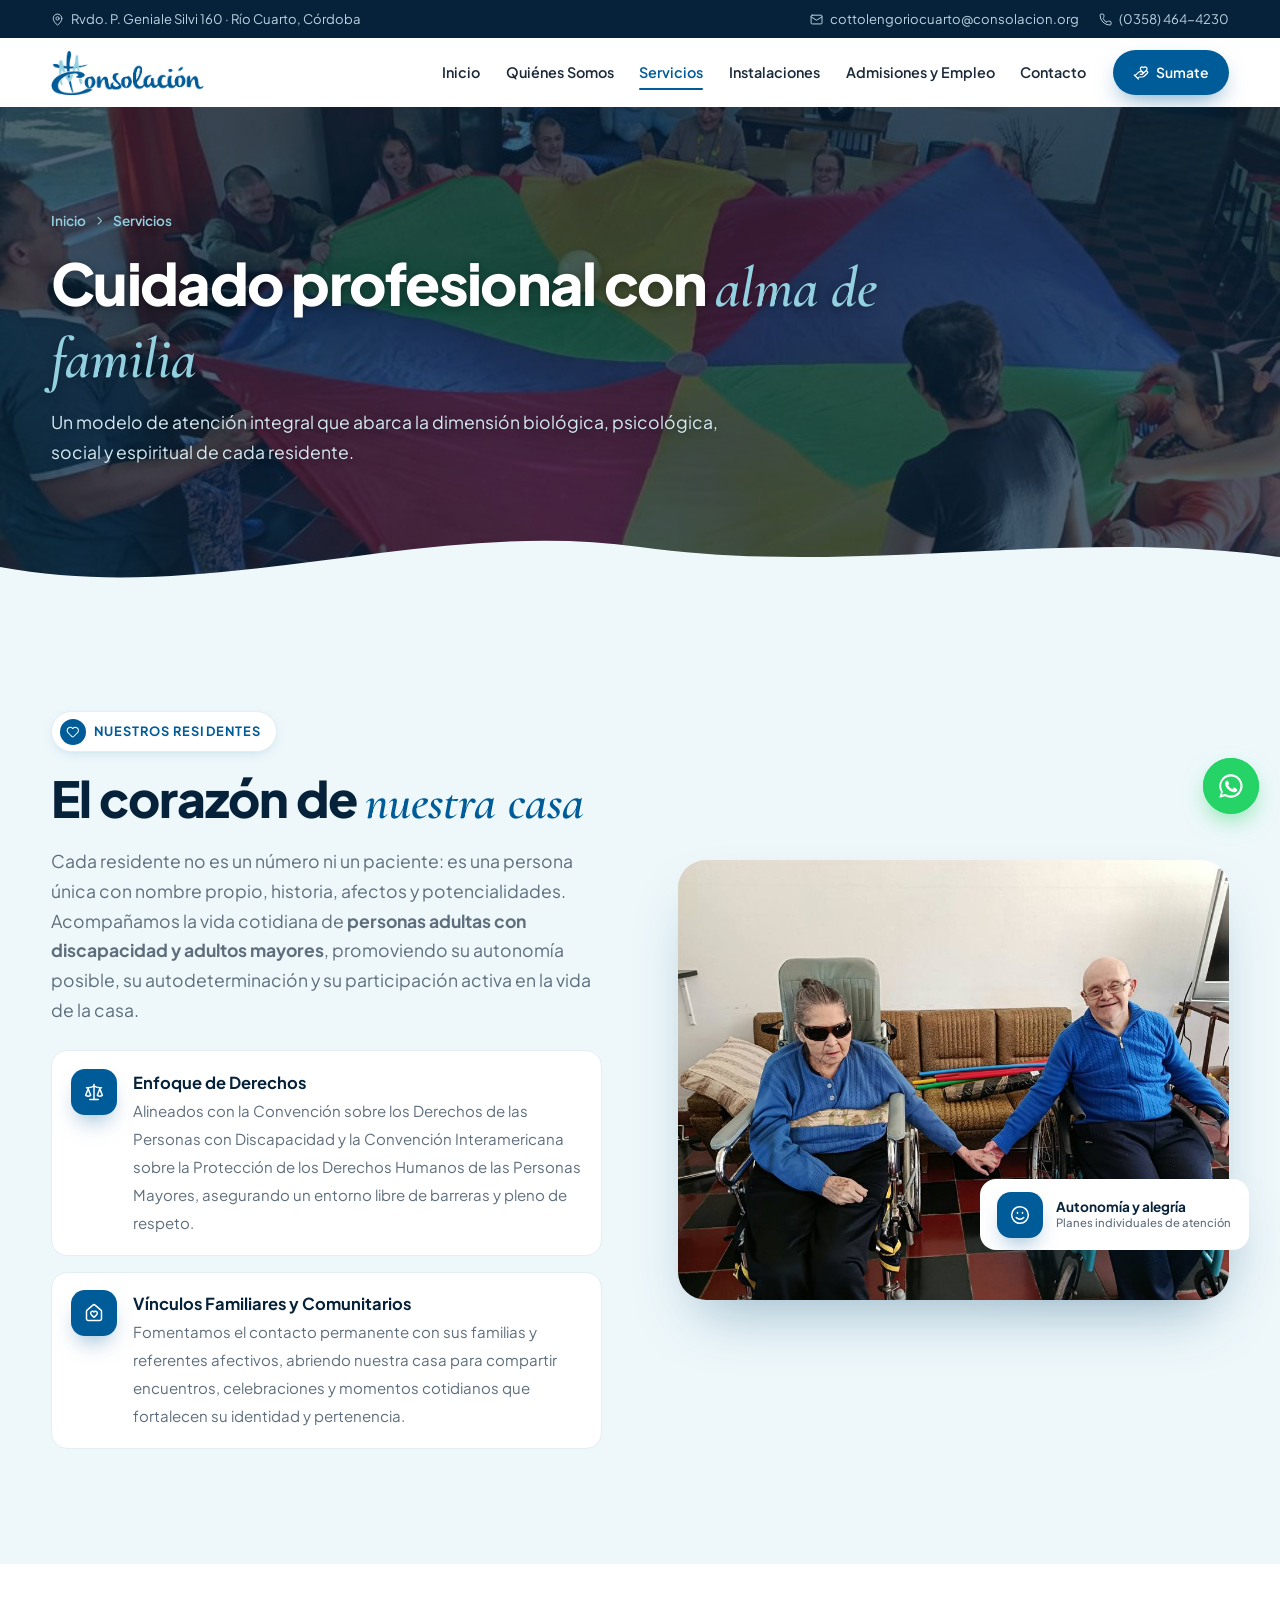
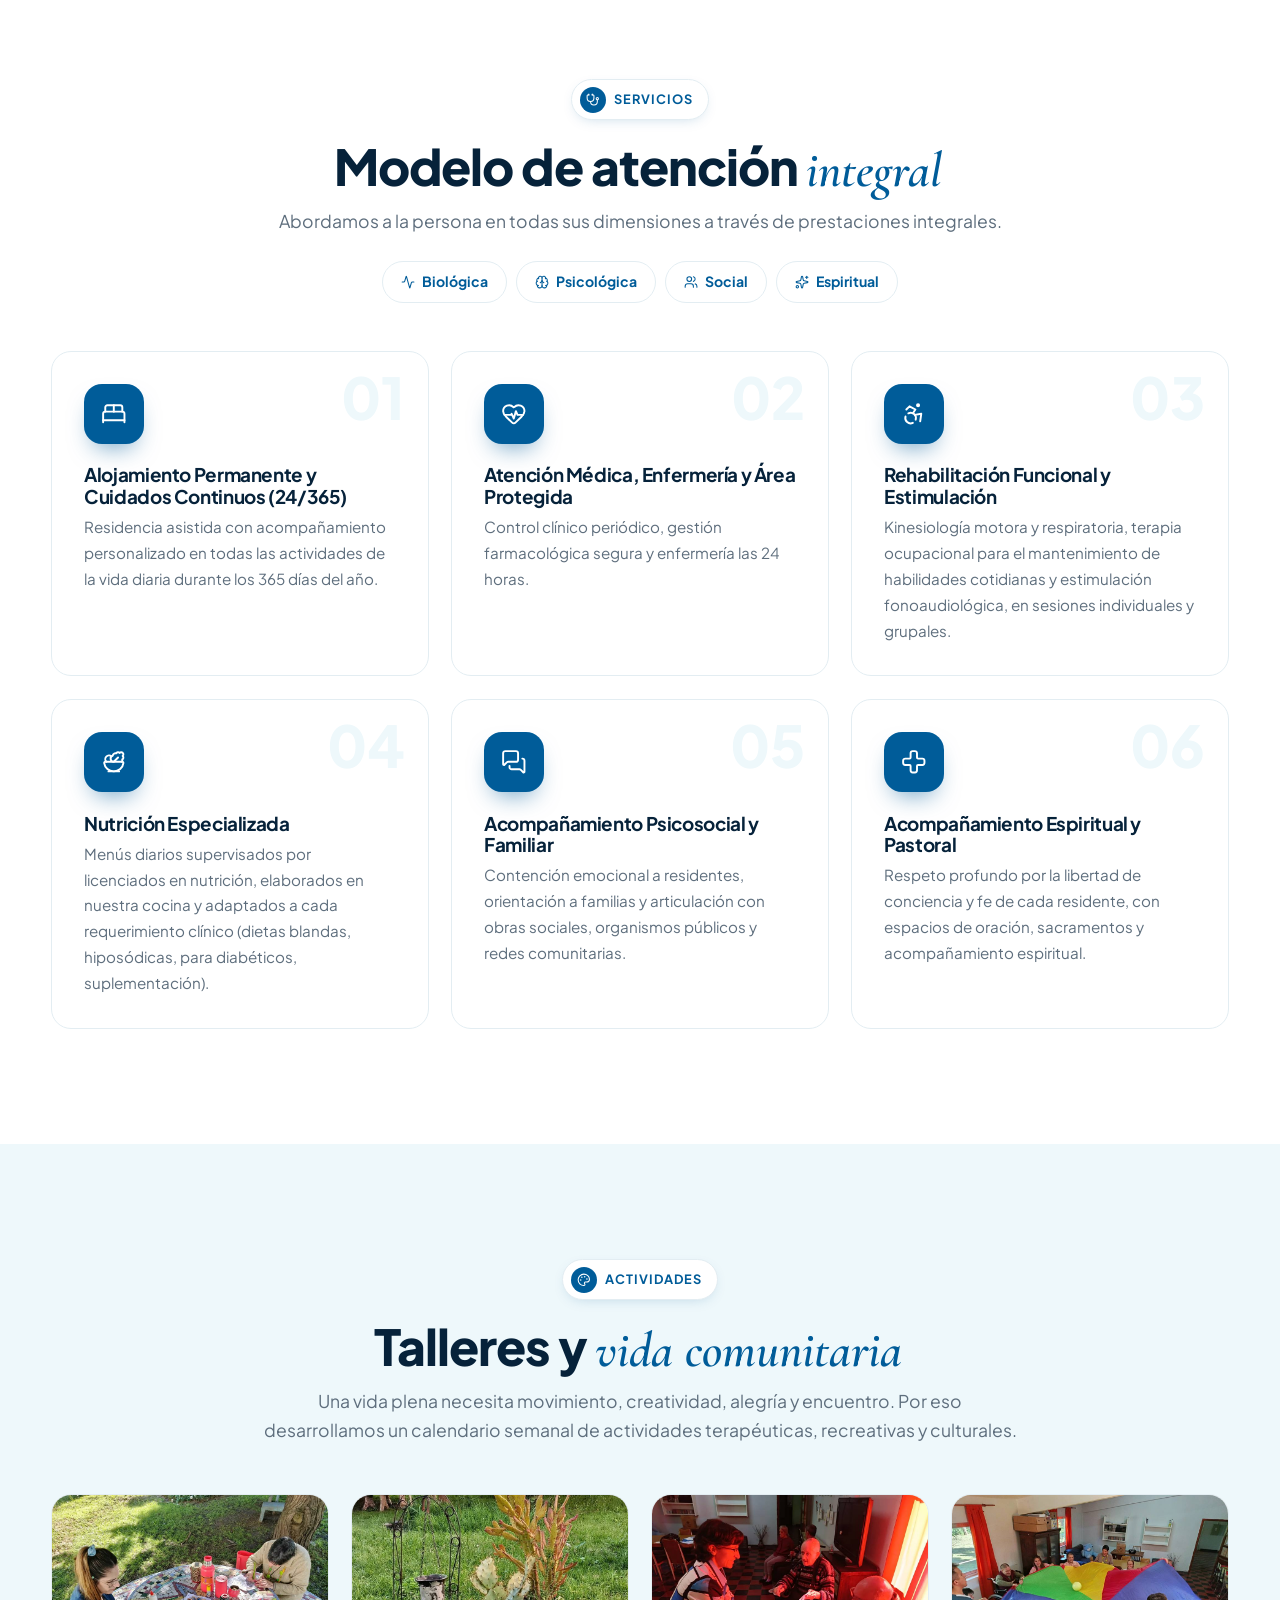
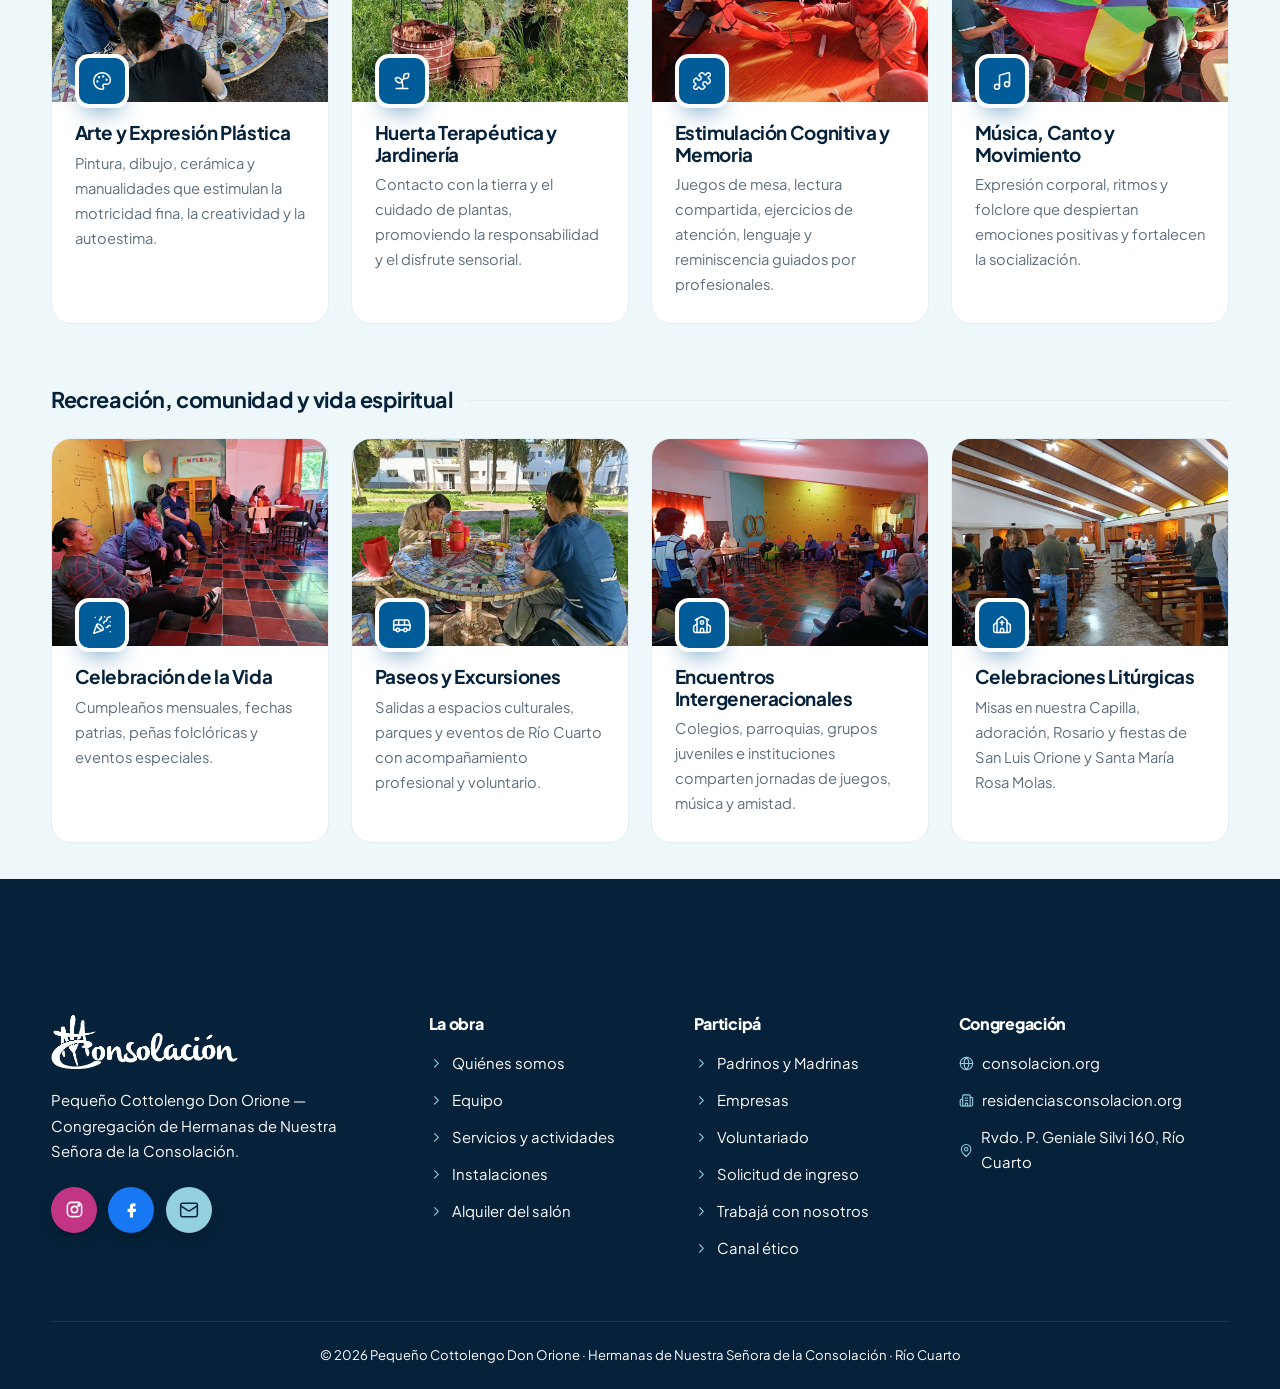
<file: servicios.html>
<!DOCTYPE html>
<html lang="es">
<head>
<meta charset="UTF-8">
<meta name="viewport" content="width=device-width, initial-scale=1.0">
<title>Servicios y actividades · Pequeño Cottolengo Don Orione · Río Cuarto</title>
<meta name="description" content="Atención 24/365, enfermería, rehabilitación, nutrición, acompañamiento psicosocial y espiritual, talleres y vida comunitaria.">
<meta name="theme-color" content="#005C99">
<link rel="icon" type="image/png" href="img/logo.png">
<link rel="preconnect" href="https://fonts.googleapis.com">
<link rel="preconnect" href="https://fonts.gstatic.com" crossorigin>
<link href="https://fonts.googleapis.com/css2?family=Cormorant+Garamond:ital,wght@0,600;1,500;1,600&family=Plus+Jakarta+Sans:wght@400;500;600;700;800&display=swap" rel="stylesheet">
<link rel="stylesheet" href="css/estilos.css">
</head>
<body>
<a class="saltar" href="#contenido">Saltar al contenido</a>

<div id="progreso" aria-hidden="true"></div>

<!-- ================= BARRA SUPERIOR ================= -->
<div class="topbar">
  <div class="c">
    <span class="izq"><i data-lucide="map-pin"></i> Rvdo. P. Geniale Silvi 160 · Río Cuarto, Córdoba</span>
    <div class="der">
      <a href="mailto:cottolengoriocuarto@consolacion.org"><i data-lucide="mail"></i> cottolengoriocuarto@consolacion.org</a>
      <a href="tel:+543584644230"><i data-lucide="phone"></i> (0358) 464-4230</a>
    </div>
  </div>
</div>

<!-- ================= CABECERA ================= -->
<header class="cab" id="cab">
  <nav class="c nav" aria-label="Menú principal">
    <a href="index.html" class="marca" aria-label="Inicio">
      <img src="img/logo.png" alt="Consolación">
      <span class="nombre"><b>Pequeño Cottolengo</b><small>Don Orione · Río Cuarto</small></span>
    </a>
    <button class="hamb" id="hamb" aria-label="Abrir menú" aria-controls="menu" aria-expanded="false"><span></span><span></span><span></span></button>
    <ul class="menu" id="menu">
      <li><a href="index.html"><i data-lucide="house"></i>Inicio</a></li>
      <li><a href="quienes-somos.html"><i data-lucide="landmark"></i>Quiénes Somos</a></li>
      <li><a href="servicios.html" class="activo" aria-current="page"><i data-lucide="stethoscope"></i>Servicios</a></li>
      <li><a href="instalaciones.html"><i data-lucide="trees"></i>Instalaciones</a></li>
      <li><a href="admisiones.html"><i data-lucide="door-open"></i>Admisiones y Empleo</a></li>
      <li><a href="contacto.html"><i data-lucide="mail"></i>Contacto</a></li>
      <li><a href="sumate.html" class="btn btn-1"><i data-lucide="hand-heart"></i>Sumate</a></li>
    </ul>
  </nav>
</header>
<div class="velo" id="velo"></div>

<main id="contenido">

<section class="cab-pag con-foto">
  <div class="fondo-pag" style="background-image:url(img/fotos/taller-paracaidas.jpg)" aria-hidden="true"></div>
  <div class="burbuja"></div>
  <div class="c">
    <div class="migas"><a href="index.html">Inicio</a><i data-lucide="chevron-right"></i>Servicios</div>
    <h1>Cuidado profesional con <em>alma de familia</em></h1>
    <p>Un modelo de atención integral que abarca la dimensión biológica, psicológica, social y espiritual de cada residente.</p>
  </div>
  <svg class="ola" viewBox="0 0 1440 90" preserveAspectRatio="none"><path fill="#EEF8FB" d="M0,60 C240,100 480,10 720,40 C960,70 1200,20 1440,50 L1440,90 L0,90Z"/></svg>
</section>
<!-- ================= 3. RESIDENTES ================= -->
<section class="suave" id="residentes">
  <div class="c dos">
    <div class="rv izq">
      <span class="chip"><i><i data-lucide="heart"></i></i>Nuestros residentes</span>
      <h2>El corazón de <span class="acento">nuestra casa</span></h2>
      <p class="lead" style="margin-top:1rem">Cada residente no es un número ni un paciente: es una persona única con nombre propio, historia, afectos y potencialidades. Acompañamos la vida cotidiana de <strong>personas adultas con discapacidad y adultos mayores</strong>, promoviendo su autonomía posible, su autodeterminación y su participación activa en la vida de la casa.</p>
      <ul class="lista">
        <li><div class="ico sm"><i data-lucide="scale"></i></div><div><strong>Enfoque de Derechos</strong><span>Alineados con la Convención sobre los Derechos de las Personas con Discapacidad y la Convención Interamericana sobre la Protección de los Derechos Humanos de las Personas Mayores, asegurando un entorno libre de barreras y pleno de respeto.</span></div></li>
        <li><div class="ico sm"><i data-lucide="house-heart"></i></div><div><strong>Vínculos Familiares y Comunitarios</strong><span>Fomentamos el contacto permanente con sus familias y referentes afectivos, abriendo nuestra casa para compartir encuentros, celebraciones y momentos cotidianos que fortalecen su identidad y pertenencia.</span></div></li>
      </ul>
    </div>
    <div class="foto-wrap rv der orden">
      <div class="foto"><img src="img/fotos/residentes.jpg" alt="Dos residentes en silla de ruedas tomados de la mano" loading="lazy" width="1000" height="750"></div>
      <div class="flotante" style="right:-20px;bottom:50px"><div class="ico sm"><i data-lucide="smile"></i></div><div>Autonomía y alegría<small>Planes individuales de atención</small></div></div>
    </div>
  </div>
</section>

<!-- ================= 4. SERVICIOS ================= -->
<section id="servicios">
  <div class="c">
    <div class="cab-sec centro rv">
      <span class="chip"><i><i data-lucide="stethoscope"></i></i>Servicios</span>
      <h2>Modelo de atención <span class="acento">integral</span></h2>
      <p class="lead">Abordamos a la persona en todas sus dimensiones a través de prestaciones integrales.</p>
      <div class="dims"><span><i data-lucide="activity"></i> Biológica</span><span><i data-lucide="brain"></i> Psicológica</span><span><i data-lucide="users"></i> Social</span><span><i data-lucide="sparkles"></i> Espiritual</span></div>
    </div>
    <div class="grid g3">
      <div class="tarjeta serv rv d1"><span class="n">01</span><div class="ico"><i data-lucide="bed-double"></i></div><h3>Alojamiento Permanente y Cuidados Continuos (24/365)</h3><p>Residencia asistida con acompañamiento personalizado en todas las actividades de la vida diaria durante los 365 días del año.</p></div>
      <div class="tarjeta serv rv d2"><span class="n">02</span><div class="ico"><i data-lucide="heart-pulse"></i></div><h3>Atención Médica, Enfermería y Área Protegida</h3><p>Control clínico periódico, gestión farmacológica segura y enfermería las 24 horas.</p></div>
      <div class="tarjeta serv rv d3"><span class="n">03</span><div class="ico"><i data-lucide="accessibility"></i></div><h3>Rehabilitación Funcional y Estimulación</h3><p>Kinesiología motora y respiratoria, terapia ocupacional para el mantenimiento de habilidades cotidianas y estimulación fonoaudiológica, en sesiones individuales y grupales.</p></div>
      <div class="tarjeta serv rv d1"><span class="n">04</span><div class="ico"><i data-lucide="salad"></i></div><h3>Nutrición Especializada</h3><p>Menús diarios supervisados por licenciados en nutrición, elaborados en nuestra cocina y adaptados a cada requerimiento clínico (dietas blandas, hiposódicas, para diabéticos, suplementación).</p></div>
      <div class="tarjeta serv rv d2"><span class="n">05</span><div class="ico"><i data-lucide="messages-square"></i></div><h3>Acompañamiento Psicosocial y Familiar</h3><p>Contención emocional a residentes, orientación a familias y articulación con obras sociales, organismos públicos y redes comunitarias.</p></div>
      <div class="tarjeta serv rv d3"><span class="n">06</span><div class="ico"><i data-lucide="cross"></i></div><h3>Acompañamiento Espiritual y Pastoral</h3><p>Respeto profundo por la libertad de conciencia y fe de cada residente, con espacios de oración, sacramentos y acompañamiento espiritual.</p></div>
    </div>
  </div>
</section>

<!-- ================= 5. ACTIVIDADES ================= -->
<section class="suave" id="actividades">
  <div class="c">
    <div class="cab-sec centro rv">
      <span class="chip"><i><i data-lucide="palette"></i></i>Actividades</span>
      <h2>Talleres y <span class="acento">vida comunitaria</span></h2>
      <p class="lead">Una vida plena necesita movimiento, creatividad, alegría y encuentro. Por eso desarrollamos un calendario semanal de actividades terapéuticas, recreativas y culturales.</p>
    </div>
    <div class="grid g4">
      <article class="taller rv d1"><div class="img"><img src="img/fotos/taller-arte.jpg" alt="Residente y acompañante pintando en una mesa del jardín" loading="lazy" width="900" height="675"></div><div class="cuerpo"><div class="ico sm"><i data-lucide="palette"></i></div><h3>Arte y Expresión Plástica</h3><p>Pintura, dibujo, cerámica y manualidades que estimulan la motricidad fina, la creatividad y la autoestima.</p></div></article>
      <article class="taller rv d2"><div class="img"><img src="img/fotos/huerta-plantas.jpg" alt="Plantas y macetas cuidadas en el parque" loading="lazy" width="800" height="1067"></div><div class="cuerpo"><div class="ico sm"><i data-lucide="sprout"></i></div><h3>Huerta Terapéutica y Jardinería</h3><p>Contacto con la tierra y el cuidado de plantas, promoviendo la responsabilidad y el disfrute sensorial.</p></div></article>
      <article class="taller rv d3"><div class="img"><img src="img/fotos/taller-juegos.jpg" alt="Profesional jugando a las cartas con residentes" loading="lazy" width="900" height="675"></div><div class="cuerpo"><div class="ico sm"><i data-lucide="puzzle"></i></div><h3>Estimulación Cognitiva y Memoria</h3><p>Juegos de mesa, lectura compartida, ejercicios de atención, lenguaje y reminiscencia guiados por profesionales.</p></div></article>
      <article class="taller rv d4"><div class="img"><img src="img/fotos/taller-paracaidas.jpg" alt="Residentes y equipo jugando con un paracaídas de colores" loading="lazy" width="1000" height="750"></div><div class="cuerpo"><div class="ico sm"><i data-lucide="music"></i></div><h3>Música, Canto y Movimiento</h3><p>Expresión corporal, ritmos y folclore que despiertan emociones positivas y fortalecen la socialización.</p></div></article>
    </div>

    <h3 class="subt rv">Recreación, comunidad y vida espiritual</h3>
    <div class="grid g4">
      <article class="taller rv d1"><div class="img"><img src="img/fotos/celebracion.jpg" alt="Residentes y equipo reunidos en la sala, con el cartel de cumpleaños al fondo" loading="lazy" width="900" height="675"></div><div class="cuerpo"><div class="ico sm"><i data-lucide="party-popper"></i></div><h3>Celebración de la Vida</h3><p>Cumpleaños mensuales, fechas patrias, peñas folclóricas y eventos especiales.</p></div></article>
      <article class="taller rv d2"><div class="img"><img src="img/fotos/paseo-jardin.jpg" alt="Residente y acompañante compartiendo una merienda en una mesa del parque" loading="lazy" width="900" height="675"></div><div class="cuerpo"><div class="ico sm"><i data-lucide="bus"></i></div><h3>Paseos y Excursiones</h3><p>Salidas a espacios culturales, parques y eventos de Río Cuarto con acompañamiento profesional y voluntario.</p></div></article>
      <article class="taller rv d3"><div class="img"><img src="img/fotos/encuentro.jpg" alt="Gran ronda de residentes y visitantes escuchando una lectura en la sala" loading="lazy" width="900" height="675"></div><div class="cuerpo"><div class="ico sm"><i data-lucide="school"></i></div><h3>Encuentros Intergeneracionales</h3><p>Colegios, parroquias, grupos juveniles e instituciones comparten jornadas de juegos, música y amistad.</p></div></article>
      <article class="taller rv d4"><div class="img"><img src="img/fotos/misa.jpg" alt="Misa en la capilla del hogar con la comunidad reunida" loading="lazy" width="900" height="675"></div><div class="cuerpo"><div class="ico sm"><i data-lucide="church"></i></div><h3>Celebraciones Litúrgicas</h3><p>Misas en nuestra Capilla, adoración, Rosario y fiestas de San Luis Orione y Santa María Rosa Molas.</p></div></article>
    </div>
  </div>
</section>

</main>

<!-- ================= PIE ================= -->
<footer>
  <svg class="ola-pie" viewBox="0 0 1440 80" preserveAspectRatio="none"><path fill="#06223A" d="M0,40 C240,80 480,0 720,30 C960,60 1200,10 1440,40 L1440,80 L0,80Z"/></svg>
  <div class="c pie">
    <div>
      <img src="img/logo.png" alt="Consolación" class="pie-logo">
      <p>Pequeño Cottolengo Don Orione — Congregación de Hermanas de Nuestra Señora de la Consolación.</p>
      <div class="redes">
        <a href="https://www.instagram.com/cottolengorioiv/" target="_blank" rel="noopener" aria-label="Instagram"><svg viewBox="0 0 24 24" fill="none" stroke="currentColor" stroke-width="2"><rect x="3" y="3" width="18" height="18" rx="5"/><circle cx="12" cy="12" r="4"/><circle cx="17.5" cy="6.5" r="1" fill="currentColor"/></svg></a>
        <a href="https://www.facebook.com/profile.php?id=61578328392218" target="_blank" rel="noopener" aria-label="Facebook"><svg viewBox="0 0 24 24" fill="currentColor"><path d="M14 8h3V4h-3c-2.8 0-4 1.8-4 4.5V11H7v4h3v7h4v-7h3l1-4h-4V8.8c0-.5.3-.8 1-.8z"/></svg></a>
        <a href="mailto:cottolengoriocuarto@consolacion.org" aria-label="Correo"><i data-lucide="mail"></i></a>
      </div>
    </div>
    <div>
      <h4>La obra</h4>
      <ul><li><a href="quienes-somos.html"><i data-lucide="chevron-right"></i>Quiénes somos</a></li><li><a href="quienes-somos.html#equipo"><i data-lucide="chevron-right"></i>Equipo</a></li><li><a href="servicios.html"><i data-lucide="chevron-right"></i>Servicios y actividades</a></li><li><a href="instalaciones.html"><i data-lucide="chevron-right"></i>Instalaciones</a></li><li><a href="instalaciones.html#salon"><i data-lucide="chevron-right"></i>Alquiler del salón</a></li></ul>
    </div>
    <div>
      <h4>Participá</h4>
      <ul><li><a href="sumate.html#padrinos"><i data-lucide="chevron-right"></i>Padrinos y Madrinas</a></li><li><a href="sumate.html#empresas"><i data-lucide="chevron-right"></i>Empresas</a></li><li><a href="sumate.html#voluntariado"><i data-lucide="chevron-right"></i>Voluntariado</a></li><li><a href="admisiones.html#admisiones"><i data-lucide="chevron-right"></i>Solicitud de ingreso</a></li><li><a href="admisiones.html#trabaja"><i data-lucide="chevron-right"></i>Trabajá con nosotros</a></li><li><a href="admisiones.html#canal-etico"><i data-lucide="chevron-right"></i>Canal ético</a></li></ul>
    </div>
    <div>
      <h4>Congregación</h4>
      <ul><li><a href="https://www.consolacion.org/" target="_blank" rel="noopener"><i data-lucide="globe"></i>consolacion.org</a></li><li><a href="https://www.residenciasconsolacion.org/" target="_blank" rel="noopener"><i data-lucide="building-2"></i>residenciasconsolacion.org</a></li><li><a href="contacto.html"><i data-lucide="map-pin"></i>Rvdo. P. Geniale Silvi 160, Río Cuarto</a></li></ul>
    </div>
  </div>
  <div class="c pie-final">© <span id="anio"></span> Pequeño Cottolengo Don Orione · Hermanas de Nuestra Señora de la Consolación · Río Cuarto</div>
</footer>

<!-- WhatsApp: sustituir 549358XXXXXXX por el número real -->
<a class="wsp" href="https://wa.me/549358XXXXXXX" target="_blank" rel="noopener" aria-label="WhatsApp"><svg viewBox="0 0 24 24" fill="currentColor"><path d="M12 2a10 10 0 0 0-8.6 15.1L2 22l5-1.3A10 10 0 1 0 12 2zm0 18.2c-1.6 0-3.1-.4-4.4-1.2l-.3-.2-3 .8.8-2.9-.2-.3A8.2 8.2 0 1 1 12 20.2zm4.5-6.1c-.2-.1-1.5-.7-1.7-.8-.2-.1-.4-.1-.6.1l-.8 1c-.1.2-.3.2-.5.1a6.7 6.7 0 0 1-3.3-2.9c-.3-.4.3-.4.8-1.4.1-.2 0-.3 0-.4l-.8-1.8c-.2-.5-.4-.4-.6-.4h-.5c-.2 0-.4.1-.7.3-.2.3-.9.9-.9 2.2s.9 2.5 1 2.7c.1.2 1.8 2.8 4.4 3.9 1.6.7 2.3.8 3.1.6.5-.1 1.5-.6 1.7-1.2.2-.6.2-1.1.2-1.2-.1-.1-.3-.2-.5-.3z"/></svg></a>
<button class="arriba" id="arriba" aria-label="Volver arriba"><i data-lucide="arrow-up"></i></button>
<div class="toast" id="toast" role="status"><i data-lucide="circle-check"></i><span></span></div>

<script src="js/lucide.min.js"></script>
<script src="js/main.js"></script>
</body>
</html>
</file>
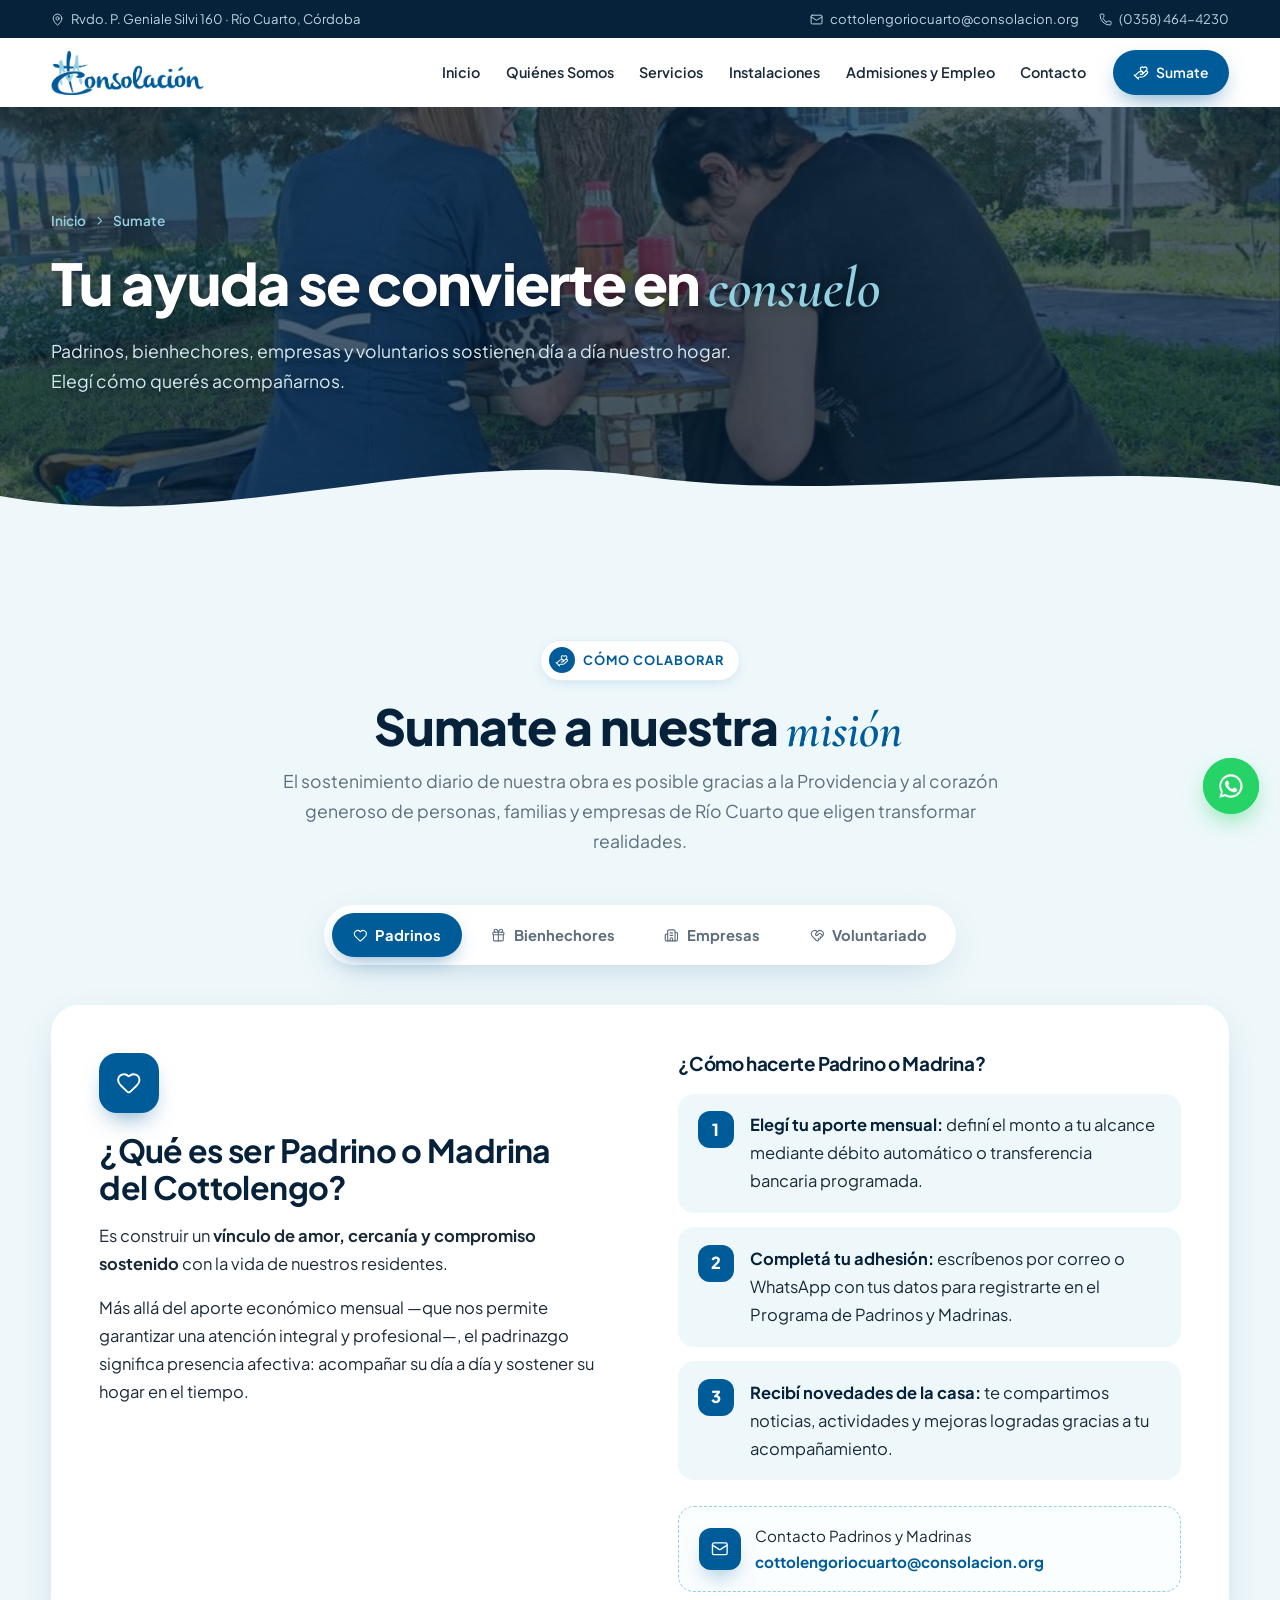
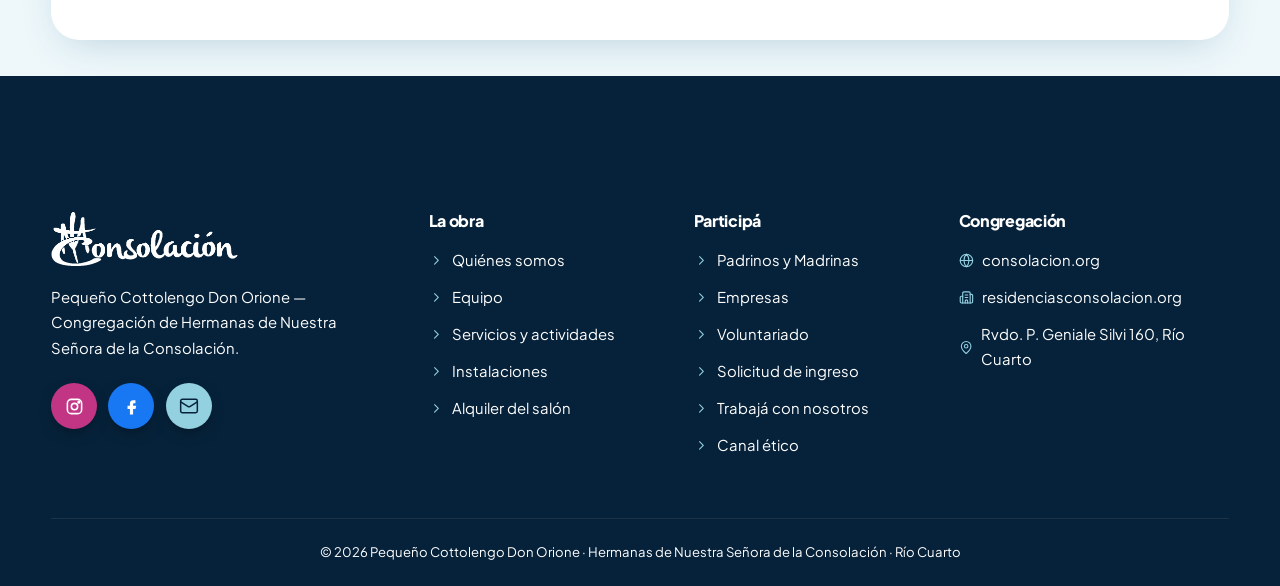
<file: sumate.html>
<!DOCTYPE html>
<html lang="es">
<head>
<meta charset="UTF-8">
<meta name="viewport" content="width=device-width, initial-scale=1.0">
<title>Sumate · Pequeño Cottolengo Don Orione · Río Cuarto</title>
<meta name="description" content="Hacete Padrino o Madrina, colaborá como bienhechor o empresa, o sumate como voluntario/a del Pequeño Cottolengo de Río Cuarto.">
<meta name="theme-color" content="#005C99">
<link rel="icon" type="image/png" href="img/logo.png">
<link rel="preconnect" href="https://fonts.googleapis.com">
<link rel="preconnect" href="https://fonts.gstatic.com" crossorigin>
<link href="https://fonts.googleapis.com/css2?family=Cormorant+Garamond:ital,wght@0,600;1,500;1,600&family=Plus+Jakarta+Sans:wght@400;500;600;700;800&display=swap" rel="stylesheet">
<link rel="stylesheet" href="css/estilos.css">
</head>
<body>
<a class="saltar" href="#contenido">Saltar al contenido</a>

<div id="progreso" aria-hidden="true"></div>

<!-- ================= BARRA SUPERIOR ================= -->
<div class="topbar">
  <div class="c">
    <span class="izq"><i data-lucide="map-pin"></i> Rvdo. P. Geniale Silvi 160 · Río Cuarto, Córdoba</span>
    <div class="der">
      <a href="mailto:cottolengoriocuarto@consolacion.org"><i data-lucide="mail"></i> cottolengoriocuarto@consolacion.org</a>
      <a href="tel:+543584644230"><i data-lucide="phone"></i> (0358) 464-4230</a>
    </div>
  </div>
</div>

<!-- ================= CABECERA ================= -->
<header class="cab" id="cab">
  <nav class="c nav" aria-label="Menú principal">
    <a href="index.html" class="marca" aria-label="Inicio">
      <img src="img/logo.png" alt="Consolación">
      <span class="nombre"><b>Pequeño Cottolengo</b><small>Don Orione · Río Cuarto</small></span>
    </a>
    <button class="hamb" id="hamb" aria-label="Abrir menú" aria-controls="menu" aria-expanded="false"><span></span><span></span><span></span></button>
    <ul class="menu" id="menu">
      <li><a href="index.html"><i data-lucide="house"></i>Inicio</a></li>
      <li><a href="quienes-somos.html"><i data-lucide="landmark"></i>Quiénes Somos</a></li>
      <li><a href="servicios.html"><i data-lucide="stethoscope"></i>Servicios</a></li>
      <li><a href="instalaciones.html"><i data-lucide="trees"></i>Instalaciones</a></li>
      <li><a href="admisiones.html"><i data-lucide="door-open"></i>Admisiones y Empleo</a></li>
      <li><a href="contacto.html"><i data-lucide="mail"></i>Contacto</a></li>
      <li><a href="sumate.html" class="btn btn-1" aria-current="page"><i data-lucide="hand-heart"></i>Sumate</a></li>
    </ul>
  </nav>
</header>
<div class="velo" id="velo"></div>

<main id="contenido">

<section class="cab-pag con-foto">
  <div class="fondo-pag" style="background-image:url(img/fotos/voluntariado.jpg)" aria-hidden="true"></div>
  <div class="burbuja"></div>
  <div class="c">
    <div class="migas"><a href="index.html">Inicio</a><i data-lucide="chevron-right"></i>Sumate</div>
    <h1>Tu ayuda se convierte en <em>consuelo</em></h1>
    <p>Padrinos, bienhechores, empresas y voluntarios sostienen día a día nuestro hogar. Elegí cómo querés acompañarnos.</p>
  </div>
  <svg class="ola" viewBox="0 0 1440 90" preserveAspectRatio="none"><path fill="#EEF8FB" d="M0,60 C240,100 480,10 720,40 C960,70 1200,20 1440,50 L1440,90 L0,90Z"/></svg>
</section>
<!-- ================= 7. SUMATE ================= -->
<section class="suave" id="sumate">
  <div class="c">
    <div class="cab-sec centro rv">
      <span class="chip"><i><i data-lucide="hand-heart"></i></i>Cómo colaborar</span>
      <h2>Sumate a nuestra <span class="acento">misión</span></h2>
      <p class="lead">El sostenimiento diario de nuestra obra es posible gracias a la Providencia y al corazón generoso de personas, familias y empresas de Río Cuarto que eligen transformar realidades.</p>
    </div>

    <div class="tabs rv" role="tablist">
      <button class="tab activa" data-panel="padrinos"><i data-lucide="heart"></i> Padrinos</button>
      <button class="tab" data-panel="bienhechores"><i data-lucide="gift"></i> Bienhechores</button>
      <button class="tab" data-panel="empresas"><i data-lucide="building-2"></i> Empresas</button>
      <button class="tab" data-panel="voluntariado"><i data-lucide="heart-handshake"></i> Voluntariado</button>
    </div>

    <!-- Padrinos -->
    <div class="panel activo" id="padrinos">
      <div class="caja dos" style="align-items:start">
        <div>
          <div class="ico" style="margin-bottom:1.2rem"><i data-lucide="heart"></i></div>
          <h3 class="grande">¿Qué es ser Padrino o Madrina del Cottolengo?</h3>
          <p>Es construir un <strong>vínculo de amor, cercanía y compromiso sostenido</strong> con la vida de nuestros residentes.</p>
          <p>Más allá del aporte económico mensual —que nos permite garantizar una atención integral y profesional—, el padrinazgo significa presencia afectiva: acompañar su día a día y sostener su hogar en el tiempo.</p>
        </div>
        <div>
          <h3>¿Cómo hacerte Padrino o Madrina?</h3>
          <ol class="pasos">
            <li><div><strong>Elegí tu aporte mensual:</strong> definí el monto a tu alcance mediante débito automático o transferencia bancaria programada.</div></li>
            <li><div><strong>Completá tu adhesión:</strong> escríbenos por correo o WhatsApp con tus datos para registrarte en el Programa de Padrinos y Madrinas.</div></li>
            <li><div><strong>Recibí novedades de la casa:</strong> te compartimos noticias, actividades y mejoras logradas gracias a tu acompañamiento.</div></li>
          </ol>
          <div class="contacto"><div class="ico"><i data-lucide="mail"></i></div><div>Contacto Padrinos y Madrinas<br><a href="mailto:cottolengoriocuarto@consolacion.org?subject=Quiero%20ser%20Padrino%20/%20Madrina"><strong>cottolengoriocuarto@consolacion.org</strong></a></div></div>
        </div>
      </div>
    </div>

    <!-- Bienhechores -->
    <div class="panel" id="bienhechores">
      <div class="caja">
        <h3 class="grande">Quiero ser Bienhechor / otras formas de colaborar</h3>
        <p class="lead">Si deseás colaborar de manera puntual o apoyar proyectos específicos, podés hacerlo de diversas maneras:</p>
        <div class="grid g4" style="margin-top:1.8rem">
          <div class="tarjeta"><div class="ico sm"><i data-lucide="hand-coins"></i></div><h3>Donación Única</h3><p>Una contribución por única vez mediante transferencia bancaria oficial para el funcionamiento general o mejoras edilicias.</p></div>
          <div class="tarjeta"><div class="ico sm"><i data-lucide="package-open"></i></div><h3>Insumos Prioritarios</h3><p>Alimentos no perecederos, pañales para adultos, higiene personal, ropa de cama y toallas, insumos de enfermería y materiales de talleres <em>(consultanos las necesidades vigentes)</em>.</p></div>
          <div class="tarjeta"><div class="ico sm"><i data-lucide="ticket"></i></div><h3>Bonos, Rifas y Eventos</h3><p>Participá y ayudanos a difundir nuestras campañas y eventos a beneficio.</p></div>
          <div class="tarjeta"><div class="ico sm"><i data-lucide="scroll-text"></i></div><h3>Legados y Herencias</h3><p>Dejá una huella de amor perdurable con un legado testamentario a favor de la Congregación para el sostenimiento del Cottolengo.</p></div>
        </div>
        <div class="alias">
          <div><small><i data-lucide="landmark"></i> Alias bancario</small><strong>JEFA.BRONCE.DORADO</strong></div>
          <button class="btn btn-2" type="button" data-copiar="JEFA.BRONCE.DORADO"><i data-lucide="copy"></i> Copiar alias</button>
        </div>
        <div class="contacto"><div class="ico"><i data-lucide="mail"></i></div><div>Contacto Bienhechores<br><a href="mailto:cottolengoriocuarto@consolacion.org?subject=Quiero%20colaborar"><strong>cottolengoriocuarto@consolacion.org</strong></a></div></div>
      </div>
    </div>

    <!-- Empresas -->
    <div class="panel" id="empresas">
      <div class="caja">
        <h3 class="grande">Colaboración de empresas y beneficios fiscales</h3>
        <p class="lead">Invitamos a empresas, comercios, productores agropecuarios e instituciones de Río Cuarto y la región a desarrollar acciones de <strong>Responsabilidad Social Empresaria (RSE)</strong> con impacto directo y transparente.</p>
        <div class="grid g4" style="margin-top:1.8rem">
          <div class="tarjeta"><div class="ico sm"><i data-lucide="hammer"></i></div><h3>Infraestructura o Equipamiento</h3><p>Accesibilidad, climatización, equipamiento médico o remodelación de pabellones, con reconocimiento en la memoria anual y placas de agradecimiento.</p></div>
          <div class="tarjeta"><div class="ico sm"><i data-lucide="trending-up"></i></div><h3>Aportes Periódicos o Únicos</h3><p>Contribuciones al sostenimiento operativo de los programas de salud y rehabilitación.</p></div>
          <div class="tarjeta"><div class="ico sm"><i data-lucide="truck"></i></div><h3>Donación en Especie o Servicios</h3><p>Alimentos, insumos de limpieza, mantenimiento técnico, logística o servicios profesionales.</p></div>
          <div class="tarjeta"><div class="ico sm"><i data-lucide="users-round"></i></div><h3>Voluntariado Corporativo</h3><p>Jornadas solidarias de trabajo en equipo junto a los colaboradores de tu empresa en el predio.</p></div>
        </div>
        <div class="alias">
          <div><small><i data-lucide="landmark"></i> Alias bancario</small><strong>JEFA.BRONCE.DORADO</strong></div>
          <button class="btn btn-2" type="button" data-copiar="JEFA.BRONCE.DORADO"><i data-lucide="copy"></i> Copiar alias</button>
        </div>
        <div class="fiscal">
          <h4><i data-lucide="file-check-2"></i> Respaldo jurídico y beneficios fiscales (República Argentina)</h4>
          <ul class="lista" style="margin-top:0">
            <li><div class="ico sm claro"><i data-lucide="percent"></i></div><div><strong>Deducción en el Impuesto a las Ganancias</strong><span>Conforme al Artículo 85, inciso c) de la Ley de Impuesto a las Ganancias (t.o. 2019 y normativa reglamentaria de ARCA / ex AFIP), las donaciones efectuadas a instituciones religiosas reconocidas y entidades de asistencia social exentas (Art. 26, incisos e y f) son deducibles de la base imponible hasta el límite del 5% de la ganancia neta del ejercicio.</span></div></li>
            <li><div class="ico sm claro"><i data-lucide="receipt"></i></div><div><strong>Comprobantes Oficiales</strong><span>Emitimos el recibo oficial correspondiente para respaldo contable y fiscal de tu empresa (los aportes dinerarios deben realizarse mediante transferencia o depósito bancario a la cuenta institucional oficial para habilitar su deducción impositiva).</span></div></li>
          </ul>
        </div>
        <div class="contacto"><div class="ico"><i data-lucide="mail"></i></div><div>Contacto Empresas y Administración<br><a href="mailto:administracion.cottolengoriocuarto@consolacion.org?subject=Alianza%20RSE"><strong>administracion.cottolengoriocuarto@consolacion.org</strong></a></div></div>
      </div>
    </div>

    <!-- Voluntariado -->
    <div class="panel" id="voluntariado">
      <div class="caja">
        <div class="dos" style="align-items:start">
          <div>
            <h3 class="grande">Regalá tu tiempo y tu corazón</h3>
            <p>Nuestros voluntarios son un puente vivo entre la comunidad de Río Cuarto y nuestros residentes, sumando alegría, escucha y compañía bajo el carisma de la Consolación.</p>
            <p>Sus tareas enriquecen la vida social, recreativa y espiritual de los residentes, <strong>complementando —y nunca reemplazando— la labor del equipo profesional y de enfermería</strong>.</p>
            <ul class="lista">
              <li><div class="ico sm claro"><i data-lucide="book-open"></i></div><div><strong>Acompañamiento Afectivo y Recreativo</strong><span>Charlas, lectura, juegos de mesa, música y paseos por parques y galerías.</span></div></li>
              <li><div class="ico sm claro"><i data-lucide="palette"></i></div><div><strong>Apoyo en Talleres</strong><span>Junto a los profesionales en arte, manualidades, huerta y recreación.</span></div></li>
              <li><div class="ico sm claro"><i data-lucide="sparkles"></i></div><div><strong>Acompañamiento Espiritual</strong><span>Celebraciones religiosas y momentos de oración comunitaria.</span></div></li>
              <li><div class="ico sm claro"><i data-lucide="party-popper"></i></div><div><strong>Eventos y Campañas</strong><span>Cumpleaños, fechas patrias, colectas y clasificación de donaciones en ropería.</span></div></li>
            </ul>
          </div>
          <div>
            <div class="foto" style="margin-bottom:1.5rem"><img src="img/fotos/voluntariado.jpg" alt="Voluntaria compartiendo una actividad con una residente en el jardín" loading="lazy" width="1000" height="750" style="aspect-ratio:16/10"></div>
            <div class="aviso"><i data-lucide="triangle-alert"></i><div><strong>Importante:</strong> para resguardar la seguridad clínica de nuestros residentes, los voluntarios <strong>no realizan</strong> tareas de enfermería, administración de medicación, higiene personal ni movilización asistencial compleja.</div></div>
            <h3>¿Cómo sumarte como voluntario/a?</h3>
            <ol class="pasos">
              <li><div><strong>Escríbenos:</strong> contanos tu disponibilidad horaria y tus intereses o habilidades.</div></li>
              <li><div><strong>Entrevista e Inducción:</strong> con el Área de Trabajo Social y la Dirección.</div></li>
              <li><div><strong>Firma del Compromiso e Inicio:</strong> te integrás a tu equipo de referencia.</div></li>
            </ol>
          </div>
        </div>
        <h3 style="margin:2rem 0 .5rem">Nuestro compromiso mutuo</h3>
        <p style="color:var(--gris)">En cumplimiento de la <strong>Ley Nacional N° 25.855 de Voluntariado Social</strong> y los protocolos de protección de derechos de la Congregación, toda persona que ingresa realiza una <strong>charla inicial de inducción</strong> y firma el <strong>Compromiso de Voluntariado Institucional</strong>, asumiendo:</p>
        <div class="grid g4" style="margin-top:1.4rem">
          <div class="tarjeta compromiso"><div class="ico sm"><i data-lucide="smile"></i></div><h3>Buen Trato y Respeto</h3><p>Trato cálido, paciente y respetuoso hacia residentes, trabajadores y religiosas.</p></div>
          <div class="tarjeta compromiso"><div class="ico sm"><i data-lucide="camera-off"></i></div><h3>Confidencialidad e Imagen</h3><p>Reserva absoluta y compromiso de <strong>no tomar ni difundir fotos o videos</strong> sin autorización de la Dirección.</p></div>
          <div class="tarjeta compromiso"><div class="ico sm"><i data-lucide="calendar-check"></i></div><h3>Constancia y Puntualidad</h3><p>Cumplir días y horarios para dar previsibilidad y estabilidad afectiva.</p></div>
          <div class="tarjeta compromiso"><div class="ico sm"><i data-lucide="hand-heart"></i></div><h3>Normas Sanitarias y Altruismo</h3><p>Respeto por los protocolos de higiene y carácter solidario y no remunerado.</p></div>
        </div>
        <div class="contacto"><div class="ico"><i data-lucide="mail"></i></div><div>Contacto Voluntariado<br><a href="mailto:cottolengoriocuarto@consolacion.org?subject=Quiero%20ser%20voluntario/a"><strong>cottolengoriocuarto@consolacion.org</strong></a></div></div>
      </div>
    </div>
  </div>
</section>

</main>

<!-- ================= PIE ================= -->
<footer>
  <svg class="ola-pie" viewBox="0 0 1440 80" preserveAspectRatio="none"><path fill="#06223A" d="M0,40 C240,80 480,0 720,30 C960,60 1200,10 1440,40 L1440,80 L0,80Z"/></svg>
  <div class="c pie">
    <div>
      <img src="img/logo.png" alt="Consolación" class="pie-logo">
      <p>Pequeño Cottolengo Don Orione — Congregación de Hermanas de Nuestra Señora de la Consolación.</p>
      <div class="redes">
        <a href="https://www.instagram.com/cottolengorioiv/" target="_blank" rel="noopener" aria-label="Instagram"><svg viewBox="0 0 24 24" fill="none" stroke="currentColor" stroke-width="2"><rect x="3" y="3" width="18" height="18" rx="5"/><circle cx="12" cy="12" r="4"/><circle cx="17.5" cy="6.5" r="1" fill="currentColor"/></svg></a>
        <a href="https://www.facebook.com/profile.php?id=61578328392218" target="_blank" rel="noopener" aria-label="Facebook"><svg viewBox="0 0 24 24" fill="currentColor"><path d="M14 8h3V4h-3c-2.8 0-4 1.8-4 4.5V11H7v4h3v7h4v-7h3l1-4h-4V8.8c0-.5.3-.8 1-.8z"/></svg></a>
        <a href="mailto:cottolengoriocuarto@consolacion.org" aria-label="Correo"><i data-lucide="mail"></i></a>
      </div>
    </div>
    <div>
      <h4>La obra</h4>
      <ul><li><a href="quienes-somos.html"><i data-lucide="chevron-right"></i>Quiénes somos</a></li><li><a href="quienes-somos.html#equipo"><i data-lucide="chevron-right"></i>Equipo</a></li><li><a href="servicios.html"><i data-lucide="chevron-right"></i>Servicios y actividades</a></li><li><a href="instalaciones.html"><i data-lucide="chevron-right"></i>Instalaciones</a></li><li><a href="instalaciones.html#salon"><i data-lucide="chevron-right"></i>Alquiler del salón</a></li></ul>
    </div>
    <div>
      <h4>Participá</h4>
      <ul><li><a href="sumate.html#padrinos"><i data-lucide="chevron-right"></i>Padrinos y Madrinas</a></li><li><a href="sumate.html#empresas"><i data-lucide="chevron-right"></i>Empresas</a></li><li><a href="sumate.html#voluntariado"><i data-lucide="chevron-right"></i>Voluntariado</a></li><li><a href="admisiones.html#admisiones"><i data-lucide="chevron-right"></i>Solicitud de ingreso</a></li><li><a href="admisiones.html#trabaja"><i data-lucide="chevron-right"></i>Trabajá con nosotros</a></li><li><a href="admisiones.html#canal-etico"><i data-lucide="chevron-right"></i>Canal ético</a></li></ul>
    </div>
    <div>
      <h4>Congregación</h4>
      <ul><li><a href="https://www.consolacion.org/" target="_blank" rel="noopener"><i data-lucide="globe"></i>consolacion.org</a></li><li><a href="https://www.residenciasconsolacion.org/" target="_blank" rel="noopener"><i data-lucide="building-2"></i>residenciasconsolacion.org</a></li><li><a href="contacto.html"><i data-lucide="map-pin"></i>Rvdo. P. Geniale Silvi 160, Río Cuarto</a></li></ul>
    </div>
  </div>
  <div class="c pie-final">© <span id="anio"></span> Pequeño Cottolengo Don Orione · Hermanas de Nuestra Señora de la Consolación · Río Cuarto</div>
</footer>

<!-- WhatsApp: sustituir 549358XXXXXXX por el número real -->
<a class="wsp" href="https://wa.me/549358XXXXXXX" target="_blank" rel="noopener" aria-label="WhatsApp"><svg viewBox="0 0 24 24" fill="currentColor"><path d="M12 2a10 10 0 0 0-8.6 15.1L2 22l5-1.3A10 10 0 1 0 12 2zm0 18.2c-1.6 0-3.1-.4-4.4-1.2l-.3-.2-3 .8.8-2.9-.2-.3A8.2 8.2 0 1 1 12 20.2zm4.5-6.1c-.2-.1-1.5-.7-1.7-.8-.2-.1-.4-.1-.6.1l-.8 1c-.1.2-.3.2-.5.1a6.7 6.7 0 0 1-3.3-2.9c-.3-.4.3-.4.8-1.4.1-.2 0-.3 0-.4l-.8-1.8c-.2-.5-.4-.4-.6-.4h-.5c-.2 0-.4.1-.7.3-.2.3-.9.9-.9 2.2s.9 2.5 1 2.7c.1.2 1.8 2.8 4.4 3.9 1.6.7 2.3.8 3.1.6.5-.1 1.5-.6 1.7-1.2.2-.6.2-1.1.2-1.2-.1-.1-.3-.2-.5-.3z"/></svg></a>
<button class="arriba" id="arriba" aria-label="Volver arriba"><i data-lucide="arrow-up"></i></button>
<div class="toast" id="toast" role="status"><i data-lucide="circle-check"></i><span></span></div>

<script src="js/lucide.min.js"></script>
<script src="js/main.js"></script>
</body>
</html>
</file>
<file: css/estilos.css>
/* =========================================================
   PALETA (colores del logo) Y BASE
   ========================================================= */
:root{
  --azul:#005C99; --azul-osc:#00446F; --noche:#06223A; --medio:#2E8FCB;
  --celeste:#93D1E1; --celeste-2:#C9EAF2; --hielo:#EEF8FB; --crema:#FBF9F5; --oro:#C9A35B;
  --texto:#1B2A38; --gris:#5E6E7D; --linea:#E3EDF2;
  --grad:#005C99;
  --grad-osc:#06223A;
  --r:20px; --sombra:0 12px 40px -12px rgba(0,68,111,.22); --sombra-2:0 30px 60px -20px rgba(0,68,111,.35);
  --sans:'Plus Jakarta Sans',system-ui,-apple-system,Segoe UI,Roboto,sans-serif;
  --serif:'Cormorant Garamond',Georgia,serif;
  --ease:cubic-bezier(.2,.75,.2,1);
}
*{box-sizing:border-box;margin:0;padding:0}
html{scroll-behavior:smooth;scroll-padding-top:84px;overflow-x:hidden}
body{font-family:var(--sans);color:var(--texto);background:#fff;line-height:1.7;font-size:16.5px;-webkit-font-smoothing:antialiased;overflow-x:hidden}
img{max-width:100%;display:block;height:auto}
a{color:var(--azul);text-decoration:none;transition:color .3s}
a:hover{color:var(--azul-osc)}
.c{width:min(1200px,92%);margin-inline:auto}
h1,h2,h3,h4{line-height:1.15;color:var(--noche);font-weight:800;letter-spacing:-.02em}
h2{font-size:clamp(2rem,4.2vw,3.1rem);margin-bottom:.5rem}
h3{font-size:1.18rem;font-weight:700;margin-bottom:.4rem}
.acento{font-family:var(--serif);font-style:italic;font-weight:600;letter-spacing:0;color:var(--azul);padding-right:.08em}
p+p{margin-top:1em}
section{padding:clamp(4.5rem,9vw,7.5rem) 0;position:relative}
.suave{background:var(--hielo)}.crema{background:var(--crema)}
[data-lucide]{width:1em;height:1em;stroke-width:1.8}

/* Etiquetas y títulos */
.chip{display:inline-flex;align-items:center;gap:.5rem;padding:.4rem .95rem .4rem .5rem;border-radius:50px;background:#fff;border:1px solid var(--linea);color:var(--azul);font-size:.8rem;font-weight:700;letter-spacing:.08em;text-transform:uppercase;margin-bottom:1.1rem;box-shadow:0 4px 14px -6px rgba(0,92,153,.25)}
.chip i{display:grid;place-items:center;width:26px;height:26px;border-radius:50%;background:var(--grad);color:#fff;font-size:.85rem}
.suave .chip{background:#fff}
.cab-sec{max-width:760px;margin-bottom:3rem}
.cab-sec.centro{text-align:center;margin-inline:auto}
.lead{font-size:1.1rem;color:var(--gris)}

/* Botones */
.btn{display:inline-flex;align-items:center;gap:.6rem;padding:.95rem 1.6rem;border-radius:60px;font-weight:700;font-size:.95rem;border:0;cursor:pointer;font-family:var(--sans);transition:transform .35s var(--ease),box-shadow .35s,background .35s,color .35s;position:relative;overflow:hidden;isolation:isolate}
.btn [data-lucide]{width:1.15em;height:1.15em;transition:transform .35s var(--ease)}
.btn:hover [data-lucide]{transform:translateX(4px)}
.btn-1{background:var(--grad);background-size:200% 200%;color:#fff;box-shadow:0 10px 25px -8px rgba(0,92,153,.6)}
.btn-1:hover{color:#fff;transform:translateY(-3px);box-shadow:0 18px 35px -10px rgba(0,92,153,.7);background-position:100% 0}
.btn-2{background:#fff;color:var(--azul);box-shadow:0 10px 25px -10px rgba(0,0,0,.3)}
.btn-2:hover{transform:translateY(-3px);color:var(--azul-osc)}
.btn-glass{background:rgba(255,255,255,.14);color:#fff;border:1px solid rgba(255,255,255,.4);backdrop-filter:blur(8px)}
.btn-glass:hover{background:#fff;color:var(--azul);transform:translateY(-3px)}
.btn-line{background:transparent;color:var(--azul);box-shadow:inset 0 0 0 2px var(--azul)}
.btn-line:hover{background:var(--azul);color:#fff;transform:translateY(-3px)}
.botones{display:flex;flex-wrap:wrap;gap:.8rem}

/* Iconos en mosaico */
.ico{width:60px;height:60px;border-radius:18px;display:grid;place-items:center;font-size:1.6rem;color:#fff;background:var(--grad);box-shadow:0 12px 24px -10px rgba(0,92,153,.6);flex:none;transition:transform .5s var(--ease)}
.ico.claro{background:var(--hielo);color:var(--azul);box-shadow:none}
.ico.sm{width:46px;height:46px;border-radius:14px;font-size:1.25rem}

/* =========================================================
   PRELOADER + BARRA DE PROGRESO
   ========================================================= */
#preloader{position:fixed;inset:0;background:#fff;z-index:9999;display:grid;place-items:center;transition:opacity .6s,visibility .6s}
#preloader img{width:220px;animation:latido 1.4s ease-in-out infinite}
#preloader.fuera{opacity:0;visibility:hidden}
@keyframes latido{50%{transform:scale(1.06);opacity:.7}}
#progreso{position:fixed;top:0;left:0;height:3px;width:0;background:var(--grad);z-index:300;transition:width .1s linear}

/* =========================================================
   CABECERA
   ========================================================= */
.topbar{background:var(--noche);color:#bcd3e2;font-size:.82rem}
.topbar .c{display:flex;justify-content:space-between;gap:1rem;padding:.5rem 0;flex-wrap:wrap}
.topbar span,.topbar a{display:inline-flex;align-items:center;gap:.4rem;color:#bcd3e2}
.topbar a:hover{color:#fff}
.topbar .der{display:flex;gap:1.3rem}
header.cab{position:sticky;top:0;z-index:200;background:#fff;transition:box-shadow .4s}
header.cab.scrolled{box-shadow:0 10px 30px -12px rgba(0,40,70,.25)}
.nav{display:flex;align-items:center;justify-content:space-between;padding:.75rem 0;transition:padding .4s}
.scrolled .nav{padding:.45rem 0}
.marca{display:flex;align-items:center;gap:.9rem}
.marca img{height:46px;width:auto;transition:height .4s}
.scrolled .marca img{height:38px}
.marca span{font-size:.8rem;line-height:1.25;color:var(--gris);border-left:2px solid var(--celeste-2);padding-left:.9rem;font-weight:600}
.marca b{display:block;color:var(--noche);font-size:.95rem}
.menu{display:flex;list-style:none;align-items:center;gap:.15rem}
.menu a{display:flex;align-items:center;gap:.45rem;padding:.55rem .7rem;font-size:.87rem;font-weight:600;color:var(--texto);border-radius:40px;white-space:nowrap;transition:background .3s,color .3s}
.menu a [data-lucide]{display:none}
.menu a:hover{background:var(--hielo);color:var(--azul)}
.menu a.activo{color:var(--azul);background:var(--hielo)}
.menu .btn{padding:.65rem 1.25rem;color:#fff;margin-left:.4rem}
.menu .btn [data-lucide]{display:block}
.hamb{display:none;background:var(--hielo);border:0;border-radius:12px;cursor:pointer;width:46px;height:46px;position:relative;z-index:260}
.hamb span{position:absolute;left:12px;right:12px;height:2px;border-radius:2px;background:var(--azul);transition:.35s var(--ease)}
.hamb span:nth-child(1){top:16px}.hamb span:nth-child(2){top:22px}.hamb span:nth-child(3){top:28px}
.hamb.abierto span:nth-child(1){top:22px;transform:rotate(45deg)}
.hamb.abierto span:nth-child(2){opacity:0;transform:translateX(-10px)}
.hamb.abierto span:nth-child(3){top:22px;transform:rotate(-45deg)}
.velo{position:fixed;inset:0;background:rgba(6,34,58,.45);backdrop-filter:blur(3px);opacity:0;visibility:hidden;transition:.4s;z-index:240}
.velo.ver{opacity:1;visibility:visible}

/* =========================================================
   BANNER DESLIZANTE (INICIO)
   ========================================================= */
.banner{position:relative;height:min(92vh,860px);min-height:600px;overflow:hidden;background:var(--noche);padding:0}
.slide{position:absolute;inset:0;opacity:0;visibility:hidden;transition:opacity 1.2s ease,visibility 1.2s}
.slide.activo{opacity:1;visibility:visible}
.slide .fondo{position:absolute;inset:0;background-size:cover;background-position:center;transform:scale(1.15)}
.slide.activo .fondo{animation:kenburns 9s ease-out forwards}
.slide::after{content:"";position:absolute;inset:0;background:rgba(6,34,58,.72)}
.slide .c{position:relative;z-index:2;height:100%;display:flex;flex-direction:column;justify-content:center;padding-bottom:4rem}
.slide .etq{display:inline-flex;align-self:flex-start;align-items:center;gap:.55rem;color:var(--celeste);font-weight:700;font-size:.82rem;letter-spacing:.2em;text-transform:uppercase;margin-bottom:1.2rem;padding:.45rem 1rem;border:1px solid rgba(147,209,225,.4);border-radius:40px;background:rgba(147,209,225,.08);backdrop-filter:blur(6px)}
.slide h1,.slide .h1{color:#fff;font-size:clamp(2.4rem,5.6vw,4.6rem);max-width:820px;font-weight:800;letter-spacing:-.03em;line-height:1.05}
.slide h1 em,.slide .h1 em{font-family:var(--serif);font-weight:600;font-style:italic;color:var(--celeste);letter-spacing:0}
.slide p{color:#d8ebf4;font-size:clamp(1rem,1.5vw,1.18rem);max-width:640px;margin:1.4rem 0 2.2rem}
.slide .anim{opacity:0;transform:translateY(40px)}
.slide.activo .anim{animation:subir 1s var(--ease) forwards}
.slide.activo .anim:nth-child(2){animation-delay:.15s}.slide.activo .anim:nth-child(3){animation-delay:.3s}.slide.activo .anim:nth-child(4){animation-delay:.45s}
.slide.sin-capa::after{display:none}
.slide.sin-capa h1,.slide.sin-capa .h1,.slide.sin-capa p{text-shadow:0 2px 14px rgba(0,0,0,.55),0 1px 3px rgba(0,0,0,.45)}
.slide.sin-capa .etq{background:rgba(6,34,58,.45);color:#fff;border-color:rgba(255,255,255,.5)}
.slide.sin-capa h1 em,.slide.sin-capa .h1 em{color:#fff}
.slide.sin-capa p{font-weight:500}
.burbuja{display:none}
.banner.imagen-limpia .burbuja{opacity:0}
@keyframes kenburns{from{transform:scale(1.15)}to{transform:scale(1.02)}}
@keyframes subir{to{opacity:1;transform:none}}
.ban-ctrl{position:absolute;z-index:5;bottom:6.5rem;left:0;right:0}
.ban-ctrl .c{display:flex;align-items:center;justify-content:space-between;gap:1rem}
.puntos{display:flex;gap:.6rem}
.punto{width:46px;height:5px;border-radius:5px;background:rgba(255,255,255,.3);border:0;cursor:pointer;overflow:hidden;position:relative}
.punto span{position:absolute;inset:0;width:0;background:#fff;border-radius:5px}
.punto.activo span{animation:llenar 7s linear forwards}
.banner.pausa .punto.activo span{animation-play-state:paused}
@keyframes llenar{to{width:100%}}
.flechas{display:flex;gap:.6rem}
.flecha{width:52px;height:52px;border-radius:50%;border:1px solid rgba(255,255,255,.35);background:rgba(255,255,255,.08);color:#fff;cursor:pointer;display:grid;place-items:center;font-size:1.3rem;backdrop-filter:blur(6px);transition:.3s}
.flecha:hover{background:#fff;color:var(--azul)}
.ola{position:absolute;bottom:-1px;left:0;width:100%;height:90px;z-index:4}
.burbuja{position:absolute;border-radius:50%;background:radial-gradient(circle at 30% 30%,rgba(147,209,225,.45),transparent 70%);z-index:1;animation:flotar 14s ease-in-out infinite;pointer-events:none}
@keyframes flotar{50%{transform:translate(40px,-40px) scale(1.1)}}

/* =========================================================
   CIFRAS
   ========================================================= */
.cifras{padding:0;margin-top:-5rem;position:relative;z-index:10}
.cifras-g{display:grid;grid-template-columns:repeat(4,1fr);gap:1.2rem}
.cifra{background:rgba(255,255,255,.92);backdrop-filter:blur(14px);border:1px solid rgba(255,255,255,.8);border-radius:var(--r);padding:1.8rem 1.5rem;box-shadow:var(--sombra-2);transition:transform .5s var(--ease)}
.cifra:hover{transform:translateY(-8px)}
.cifra:hover .ico{transform:rotate(-8deg) scale(1.08)}
.cifra .num{font-size:2.5rem;font-weight:800;color:var(--noche);line-height:1;margin:1.1rem 0 .3rem;letter-spacing:-.03em}
.cifra .num small{font-size:1.2rem;color:var(--azul)}
.cifra h3{font-size:1rem;color:var(--azul);margin-bottom:.3rem}
.cifra p{font-size:.88rem;color:var(--gris);line-height:1.5}

/* =========================================================
   CINTA DE VALORES (marquee)
   ========================================================= */
.cinta{padding:2.2rem 0;overflow:hidden;background:#fff}
.cinta-pista{display:flex;width:max-content;animation:desfile 38s linear infinite}
.cinta:hover .cinta-pista{animation-play-state:paused}
.cinta-pista span{display:inline-flex;align-items:center;gap:.9rem;padding:0 2rem;font-size:clamp(1.4rem,2.6vw,2.1rem);font-weight:800;color:var(--celeste-2);letter-spacing:-.02em;white-space:nowrap}
.cinta-pista span:nth-child(odd){color:var(--azul)}
.cinta-pista span em{font-family:var(--serif);font-weight:600}
.cinta-pista [data-lucide]{color:var(--celeste)}
@keyframes desfile{to{transform:translateX(-50%)}}

/* =========================================================
   LAYOUTS Y TARJETAS
   ========================================================= */
.dos{display:grid;grid-template-columns:1fr 1fr;gap:clamp(2.5rem,6vw,5.5rem);align-items:center}
.grid{display:grid;gap:1.4rem}
.g2{grid-template-columns:repeat(2,1fr)}.g3{grid-template-columns:repeat(3,1fr)}.g4{grid-template-columns:repeat(4,1fr)}
.foto{position:relative;border-radius:28px;overflow:hidden;box-shadow:var(--sombra-2)}
.foto img{width:100%;aspect-ratio:4/3.2;object-fit:cover;transition:transform 1.2s var(--ease)}
.foto:hover img{transform:scale(1.06)}
.foto-wrap{position:relative}
.foto-wrap::before{content:"";position:absolute;width:70%;height:70%;right:-28px;bottom:-28px;border-radius:28px;background:var(--grad);opacity:.18;z-index:-1}
.foto-wrap::after{content:"";position:absolute;width:120px;height:120px;left:-30px;top:-30px;background:radial-gradient(var(--celeste) 2px,transparent 2.5px) 0 0/16px 16px;z-index:-1;opacity:.8}
.flotante{position:absolute;display:flex;align-items:center;gap:.8rem;background:#fff;border-radius:16px;padding:.8rem 1.1rem;box-shadow:var(--sombra-2);font-size:.85rem;font-weight:700;color:var(--noche);line-height:1.3;animation:balanceo 5s ease-in-out infinite}
.flotante small{display:block;font-weight:500;color:var(--gris)}
.flotante.b{animation-delay:-2.5s}
@keyframes balanceo{50%{transform:translateY(-10px)}}

.tarjeta{background:#fff;border-radius:var(--r);padding:2rem;border:1px solid var(--linea);transition:transform .5s var(--ease),box-shadow .5s,border-color .5s;position:relative;overflow:hidden}
.tarjeta::before{content:"";position:absolute;inset:0 0 auto 0;height:4px;background:var(--grad);transform:scaleX(0);transform-origin:left;transition:transform .6s var(--ease)}
.tarjeta:hover{transform:translateY(-8px);box-shadow:var(--sombra-2);border-color:transparent}
.tarjeta:hover::before{transform:scaleX(1)}
.tarjeta:hover .ico{transform:rotate(-8deg) scale(1.08)}
.tarjeta .ico{margin-bottom:1.3rem}
.tarjeta p{color:var(--gris);font-size:.95rem}

/* Línea de tiempo */
.tiempo{position:relative;margin-top:2rem;padding-left:2.2rem}
.tiempo::before{content:"";position:absolute;left:.62rem;top:.4rem;bottom:.4rem;width:2px;background:var(--azul)}
.hito{position:relative;margin-bottom:1.6rem}
.hito::before{content:"";position:absolute;left:-2.2rem;top:.25rem;width:1.3rem;height:1.3rem;border-radius:50%;background:#fff;border:4px solid var(--azul);box-shadow:0 0 0 5px var(--hielo)}
.hito b{display:inline-block;font-size:.8rem;font-weight:800;color:#fff;background:var(--grad);padding:.15rem .7rem;border-radius:20px;margin-bottom:.3rem}
.hito p{color:var(--gris);font-size:.95rem}
.hito strong{color:var(--noche)}

/* Cita parallax */
.cita-par{background:linear-gradient(rgba(6,34,58,.86),rgba(6,34,58,.86)),url(../img/fotos/capilla-fondo.jpg) center/cover fixed;color:#fff;text-align:center}
.cita-par blockquote{font-family:var(--serif);font-style:italic;font-size:clamp(1.6rem,3.4vw,2.6rem);line-height:1.35;max-width:950px;margin:0 auto}
.cita-par .comillas{font-size:3.5rem;color:var(--celeste);margin-bottom:.5rem;display:inline-block}
.cita-par cite{display:block;font-style:normal;font-family:var(--sans);font-size:.9rem;letter-spacing:.15em;text-transform:uppercase;color:var(--celeste);margin-top:1.5rem}

/* Misión / visión */
.mv{background:var(--grad-osc);color:#cfe4f0;border:0}
.mv h3{color:#fff;font-size:1.6rem}
.mv p{color:#cfe4f0;font-size:1rem}
.mv .ico{background:rgba(255,255,255,.12);color:var(--celeste);box-shadow:none;border:1px solid rgba(255,255,255,.15)}
.mv .marca-agua{position:absolute;right:-20px;bottom:-30px;font-size:10rem;color:rgba(255,255,255,.05)}
.valor{text-align:center}
.valor .ico{margin:0 auto 1.3rem;width:74px;height:74px;border-radius:50%;font-size:1.9rem}

/* Lista con iconos */
.lista{list-style:none;display:grid;gap:1rem;margin-top:1.5rem}
.lista li{display:flex;gap:1rem;align-items:flex-start;padding:1.1rem 1.2rem;border-radius:16px;background:#fff;border:1px solid var(--linea);transition:transform .4s var(--ease),box-shadow .4s}
.lista li:hover{transform:translateX(6px);box-shadow:var(--sombra)}
.lista strong{display:block;color:var(--noche)}
.lista span{color:var(--gris);font-size:.94rem}

/* Servicios (relleno al pasar) */
.serv{z-index:0}
.serv::after{content:"";position:absolute;inset:0;background:var(--grad-osc);opacity:0;transition:opacity .5s;z-index:-1}
.serv:hover::after{opacity:1}
.serv:hover h3,.serv:hover p{color:#fff}
.serv:hover .ico{background:#fff;color:var(--azul)}
.serv .n{position:absolute;right:1.4rem;top:1rem;font-size:3.6rem;font-weight:800;color:var(--hielo);line-height:1;transition:color .5s}
.serv:hover .n{color:rgba(255,255,255,.08)}
.dims{display:flex;justify-content:center;flex-wrap:wrap;gap:.6rem;margin-top:1.5rem}
.dims span{display:inline-flex;align-items:center;gap:.45rem;padding:.5rem 1.1rem;border-radius:40px;background:#fff;border:1px solid var(--linea);color:var(--azul);font-weight:700;font-size:.88rem}

/* Talleres */
.taller{background:#fff;border-radius:var(--r);overflow:hidden;border:1px solid var(--linea);transition:transform .5s var(--ease),box-shadow .5s}
.taller:hover{transform:translateY(-10px);box-shadow:var(--sombra-2)}
.taller .img{position:relative;overflow:hidden}
.taller img{aspect-ratio:4/3;width:100%;object-fit:cover;transition:transform 1s var(--ease)}
.taller:hover img{transform:scale(1.1)}
.taller .ico{position:relative;margin:-48px 0 .9rem;border:4px solid #fff;box-sizing:content-box}
.taller .cuerpo{padding:0 1.4rem 1.6rem;position:relative}
.taller p{font-size:.92rem;color:var(--gris)}
.subt{display:flex;align-items:center;gap:1rem;font-size:1.35rem;margin:4rem 0 1.6rem}
.subt::after{content:"";flex:1;height:1px;background:var(--linea)}
.mini{display:flex;gap:1rem;align-items:flex-start}
.mini p{font-size:.93rem}

/* Visita virtual */
.visor{position:relative;border-radius:28px;overflow:hidden;aspect-ratio:16/8;box-shadow:var(--sombra-2);background:var(--noche);margin-bottom:3rem}
.visor img{width:100%;height:100%;object-fit:cover;opacity:.5;transition:transform 1.5s var(--ease)}
.visor:hover img{transform:scale(1.05)}
.visor .capa{position:absolute;inset:0;display:flex;flex-direction:column;align-items:center;justify-content:center;text-align:center;color:#fff;gap:1rem;padding:1.5rem;background:rgba(6,34,58,.65)}
.visor h3{color:#fff;font-size:clamp(1.3rem,3vw,2.2rem);font-weight:800}
.visor p{color:#d6eaf3;max-width:620px;font-size:.95rem}
.play{width:96px;height:96px;border-radius:50%;border:0;background:#fff;color:var(--azul);cursor:pointer;display:grid;place-items:center;font-size:2rem;position:relative;transition:transform .4s var(--ease)}
.play:hover{transform:scale(1.1)}
.play::before,.play::after{content:"";position:absolute;inset:0;border-radius:50%;border:2px solid #fff;animation:onda 2.4s infinite}
.play::after{animation-delay:1.2s}
@keyframes onda{to{transform:scale(1.8);opacity:0}}
.est{display:flex;gap:1.1rem;align-items:flex-start}
.est h3{font-size:1.05rem}

/* Pestañas */
.tabs{display:flex;flex-wrap:wrap;justify-content:center;gap:.5rem;margin-bottom:2.5rem;background:#fff;padding:.5rem;border-radius:60px;width:max-content;max-width:100%;margin-inline:auto;box-shadow:var(--sombra)}
.tab{display:inline-flex;align-items:center;gap:.5rem;padding:.8rem 1.3rem;border-radius:50px;border:0;background:transparent;color:var(--gris);font-weight:700;cursor:pointer;font-family:var(--sans);font-size:.92rem;transition:.35s}
.tab:hover{color:var(--azul)}
.tab.activa{background:var(--grad);color:#fff;box-shadow:0 8px 20px -8px rgba(0,92,153,.6)}
.panel{display:none}
.panel.activo{display:block;animation:entrar .7s var(--ease)}
@keyframes entrar{from{opacity:0;transform:translateY(25px)}to{opacity:1;transform:none}}
.caja{background:#fff;border-radius:28px;padding:clamp(1.6rem,4vw,3rem);box-shadow:var(--sombra)}
.caja h3.grande{font-size:clamp(1.5rem,2.6vw,2rem);margin-bottom:1rem}
.pasos{list-style:none;counter-reset:p;display:grid;gap:.9rem;margin:1.2rem 0}
.pasos li{counter-increment:p;display:flex;gap:1rem;align-items:flex-start;padding:1.1rem 1.2rem;border-radius:16px;background:var(--hielo)}
.pasos li::before{content:counter(p);flex:none;width:2.3rem;height:2.3rem;border-radius:12px;background:var(--grad);color:#fff;display:grid;place-items:center;font-weight:800}
.pasos strong{color:var(--noche)}
.contacto{display:flex;align-items:center;gap:.9rem;flex-wrap:wrap;margin-top:1.6rem;padding:1rem 1.2rem;border-radius:16px;border:1.5px dashed var(--celeste);background:#FBFEFF;font-size:.95rem}
.contacto .ico{width:42px;height:42px;border-radius:12px;font-size:1.1rem}
.aviso{display:flex;gap:1rem;background:#FFF8EA;border:1px solid #F1E0BC;padding:1.1rem 1.3rem;border-radius:16px;margin:1.5rem 0;font-size:.94rem}
.aviso [data-lucide]{color:var(--oro);font-size:1.4rem;flex:none;margin-top:.1rem}
.alias{display:flex;flex-wrap:wrap;align-items:center;gap:1rem;justify-content:space-between;background:var(--grad-osc);color:#fff;border-radius:20px;padding:1.4rem 1.8rem;margin:2rem 0;position:relative;overflow:hidden}
.alias::after{content:"";position:absolute;width:200px;height:200px;border-radius:50%;background:rgba(147,209,225,.15);right:-50px;top:-80px}
.alias small{display:flex;align-items:center;gap:.4rem;letter-spacing:.18em;text-transform:uppercase;font-size:.75rem;color:var(--celeste);font-weight:700}
.alias strong{font-size:clamp(1.3rem,3vw,1.9rem);letter-spacing:.05em;font-weight:800}
.alias .btn{z-index:1}
.fiscal{background:var(--hielo);border-radius:20px;padding:1.8rem;margin-top:1.8rem}
.fiscal h4{display:flex;align-items:center;gap:.6rem;font-size:1.15rem;margin-bottom:1rem}
.compromiso{text-align:center;padding:1.6rem 1.2rem}
.compromiso .ico{margin:0 auto 1rem}
.compromiso h3{font-size:1rem}
.compromiso p{font-size:.88rem}

/* Banda CTA */
.banda{background:var(--azul);color:#fff;text-align:center;overflow:hidden}
.banda h2{color:#fff}
.banda p{color:#d6eaf3;max-width:640px;margin:0 auto 2rem;font-size:1.1rem}
.banda .ic-fondo{position:absolute;color:rgba(255,255,255,.07);animation:flotar 12s ease-in-out infinite}
@keyframes degradado{0%,100%{background-position:0 50%}50%{background-position:100% 50%}}

/* Trabajá */
.op{display:flex;flex-direction:column}
.op .contacto{margin-top:auto;flex-wrap:nowrap;font-size:.84rem}
.op p{margin-bottom:1.2rem}

/* Formularios */
form{display:grid;gap:1rem}
.fila{display:grid;grid-template-columns:1fr 1fr;gap:1rem}
label{font-size:.85rem;font-weight:700;color:var(--noche);display:block;margin-bottom:.35rem}
.campo{position:relative}
.campo [data-lucide]{position:absolute;left:1rem;top:50%;transform:translateY(-50%);color:var(--gris);font-size:1.1rem;pointer-events:none}
.campo input,.campo select{padding-left:2.8rem}
input,select,textarea{width:100%;padding:.9rem 1rem;border:1.5px solid var(--linea);border-radius:14px;font:inherit;font-size:.95rem;background:#fff;transition:border-color .3s,box-shadow .3s;color:var(--texto)}
input:focus,select:focus,textarea:focus{outline:0;border-color:var(--azul);box-shadow:0 0 0 5px rgba(147,209,225,.35)}
textarea{min-height:130px;resize:vertical}
.check{display:flex;gap:.6rem;align-items:center;font-weight:600;cursor:pointer}
.check input{width:20px;height:20px;accent-color:var(--azul)}
.nota{font-size:.82rem;color:var(--gris);display:flex;gap:.4rem;align-items:center}

/* Salón */
.salon{background:linear-gradient(rgba(6,34,58,.86),rgba(6,34,58,.86)),url(../img/salon.svg) center/cover fixed;color:#fff}
.salon h2{color:#fff}.salon p{color:#d6eaf3;margin-bottom:1.8rem}
.salon .chip{background:rgba(255,255,255,.1);border-color:rgba(255,255,255,.25);color:#fff}
.usos{display:grid;grid-template-columns:1fr 1fr;gap:1rem}
.uso{background:rgba(255,255,255,.08);border:1px solid rgba(255,255,255,.18);backdrop-filter:blur(10px);border-radius:20px;padding:1.4rem;transition:.4s var(--ease)}
.uso:hover{background:rgba(255,255,255,.16);transform:translateY(-6px)}
.uso [data-lucide]{font-size:1.8rem;color:var(--celeste);margin-bottom:.6rem}
.uso b{display:block}

/* Contacto */
.dato{display:flex;gap:1rem;align-items:center;padding:1.1rem;border-radius:18px;background:var(--hielo);margin-bottom:1rem;transition:.4s var(--ease)}
.dato:hover{transform:translateX(6px);background:#fff;box-shadow:var(--sombra)}
.dato strong{display:block;color:var(--noche);font-size:.9rem}
.dato span,.dato a{font-size:.95rem;color:var(--gris)}
.mapa{border-radius:28px;overflow:hidden;box-shadow:var(--sombra-2);min-height:420px;margin-top:1.5rem}
.mapa iframe{width:100%;height:100%;min-height:420px;border:0;display:block}

/* Pie */
footer{background:var(--noche);color:#a9c2d3;padding:0 0 0;font-size:.93rem;position:relative}
.ola-pie{display:block;width:100%;height:80px;margin-top:-79px;position:relative}
footer .c.pie{display:grid;grid-template-columns:1.5fr 1fr 1fr 1.2fr;gap:2.5rem;padding:3.5rem 0 1rem}
footer h4{color:#fff;font-size:1rem;margin-bottom:1.1rem}
footer ul{list-style:none}
footer li{margin-bottom:.6rem}
footer a{color:#a9c2d3;display:inline-flex;align-items:center;gap:.5rem}
footer a:hover{color:#fff}
footer a:hover [data-lucide]{transform:translateX(3px)}
footer a [data-lucide]{transition:transform .3s;color:var(--celeste)}
.pie-logo{height:54px;width:auto;filter:brightness(0) invert(1);margin-bottom:1.2rem}
.redes{display:flex;gap:.7rem;margin-top:1.4rem}
.redes a{width:44px;height:44px;border-radius:14px;background:rgba(255,255,255,.07);display:grid;place-items:center;transition:.35s var(--ease)}
.redes a:hover{background:var(--grad);transform:translateY(-4px)}
.redes svg{width:19px;height:19px}
.pie-final{border-top:1px solid rgba(255,255,255,.08);margin-top:2rem;padding:1.4rem 0;text-align:center;font-size:.82rem}

/* Flotantes */
.wsp{position:fixed;right:1.3rem;bottom:5.4rem;width:56px;height:56px;border-radius:50%;background:#25D366;color:#fff;display:grid;place-items:center;box-shadow:0 10px 25px -6px rgba(37,211,102,.6);z-index:150;transition:transform .35s var(--ease)}
.wsp:hover{transform:scale(1.1);color:#fff}
.wsp::before{content:"";position:absolute;inset:0;border-radius:50%;border:2px solid #25D366;animation:onda 2.4s infinite}
.wsp svg{width:28px;height:28px}
.arriba{position:fixed;right:1.3rem;bottom:1.3rem;width:52px;height:52px;border-radius:16px;background:var(--grad);color:#fff;border:0;cursor:pointer;display:grid;place-items:center;font-size:1.3rem;box-shadow:var(--sombra-2);opacity:0;visibility:hidden;transform:translateY(20px);transition:.45s var(--ease);z-index:150}
.arriba.ver{opacity:1;visibility:visible;transform:none}
.arriba:hover{transform:translateY(-4px)}
.toast{position:fixed;left:50%;bottom:2rem;transform:translate(-50%,120px);background:var(--noche);color:#fff;padding:.9rem 1.4rem;border-radius:50px;font-size:.9rem;display:flex;align-items:center;gap:.6rem;transition:transform .5s var(--ease),visibility .5s;visibility:hidden;z-index:400;box-shadow:var(--sombra-2)}
.toast.ver{transform:translate(-50%,0);visibility:visible}
.toast [data-lucide]{color:var(--celeste)}

/* =========================================================
   ANIMACIONES AL HACER SCROLL
   ========================================================= */
.rv{opacity:0;transform:translateY(50px);transition:opacity 1s var(--ease),transform 1s var(--ease)}
.rv.izq{transform:translateX(-60px)}.rv.der{transform:translateX(60px)}
.rv.zoom{transform:scale(.88)}.rv.giro{transform:perspective(800px) rotateX(18deg) translateY(40px)}
.rv.ver{opacity:1;transform:none}
.d1{transition-delay:.08s}.d2{transition-delay:.16s}.d3{transition-delay:.24s}.d4{transition-delay:.32s}.d5{transition-delay:.4s}.d6{transition-delay:.48s}

/* =========================================================
   RESPONSIVE
   ========================================================= */
@media (max-width:1400px){.marca span{display:none}}
@media (max-width:1240px){
  .menu{position:fixed;top:0;right:0;bottom:0;width:min(350px,86%);background:#fff;flex-direction:column;align-items:stretch;padding:5.5rem 1.2rem 2rem;gap:.2rem;box-shadow:-20px 0 50px rgba(0,0,0,.18);transform:translateX(105%);visibility:hidden;transition:transform .5s var(--ease),visibility .5s;overflow-y:auto;z-index:250}
  .menu.abierto{transform:none;visibility:visible}
  .menu a{padding:.85rem 1rem;font-size:1rem}
  .menu a [data-lucide]{display:block;color:var(--azul);font-size:1.2rem}
  .menu .btn{margin:1rem 0 0;justify-content:center}
  .hamb{display:block}
  .g4,.cifras-g{grid-template-columns:repeat(2,1fr)}
  footer .c.pie{grid-template-columns:1fr 1fr}
}
@media (max-width:900px){
  .dos,.g3,.g2{grid-template-columns:1fr}
  .orden{order:-1}
  .marca span{display:none}
  .topbar .izq{display:none}
  .flotante{display:none}
  .ban-ctrl{bottom:5.5rem}
}
@media (max-width:600px){
  body{font-size:15.5px}
  .g4,.cifras-g,.fila,.usos,footer .c.pie{grid-template-columns:1fr}
  .cifras{margin-top:-3.5rem}
  .tabs{border-radius:24px}
  .tab{flex:1 1 45%;justify-content:center;padding:.7rem .6rem;font-size:.85rem}
  .flechas{display:none}
  .salon,.cita-par{background-attachment:scroll}
  .visor{aspect-ratio:4/5}
  .topbar .der{gap:.8rem;font-size:.78rem}
  .topbar .der a:first-child{display:none}
}
@media (prefers-reduced-motion:reduce){
  *,*::before,*::after{animation:none!important;transition:none!important;scroll-behavior:auto!important}
  .rv,.slide .anim{opacity:1!important;transform:none!important}
}

/* =========================================================
   CABECERA DE PÁGINAS INTERNAS
   ========================================================= */
.cab-pag{background:var(--grad-osc);color:#fff;padding:clamp(3.5rem,7vw,5.5rem) 0 clamp(5rem,9vw,7rem);overflow:hidden}
.cab-pag h1{color:#fff;font-size:clamp(2.2rem,5vw,3.6rem);max-width:860px;letter-spacing:-.03em}
.cab-pag h1 em{font-family:var(--serif);font-style:italic;font-weight:600;color:var(--celeste);letter-spacing:0}
.cab-pag p{color:#d6eaf3;max-width:680px;margin-top:1rem;font-size:1.1rem}
.cab-pag .burbuja{width:380px;height:380px;right:-60px;top:-80px}
.migas{display:flex;align-items:center;gap:.4rem;font-size:.85rem;font-weight:600;color:var(--celeste);margin-bottom:1.1rem}
.migas a{color:var(--celeste)}.migas a:hover{color:#fff}
.banner.unico{height:min(82vh,760px)}

/* Portada: tarjetas con enlace y bloque Sumate */
a.tarjeta{display:block;color:inherit}
a.tarjeta .mas{display:inline-flex;align-items:center;gap:.4rem;margin-top:1rem;font-weight:700;color:var(--azul);font-size:.9rem}
a.uso{display:block;color:#fff;text-align:left}
a.uso:hover{color:#fff}
a.uso p{color:#d6eaf3;font-size:.9rem;margin:.4rem 0 0}
.centro-btn{display:flex;justify-content:center;margin-top:2.5rem}
@media (max-width:600px){
  .wsp{bottom:1rem;right:1rem;width:50px;height:50px}
  .arriba{display:none}
}

/* =========================================================
   PORTADA MÍNIMA
   ========================================================= */
.banner.unico{height:min(78vh,680px);min-height:520px}
.banner.unico .slide::after{background:rgba(6,34,58,.72)}
.banner.unico h1{max-width:700px}
.banner.unico p{max-width:520px}
.mini-cifras{list-style:none}
.mini-cifras .cifra{padding:1.4rem 1.2rem;text-align:center;display:flex;flex-direction:column;justify-content:center;gap:.2rem}
.mini-cifras .num{margin:0;font-size:clamp(1.7rem,3vw,2.3rem);display:flex;justify-content:center;align-items:baseline;gap:.3rem;color:var(--noche)}
.mini-cifras .num [data-lucide]{width:2.1rem;height:2.1rem;color:var(--azul)}
.mini-cifras .lbl{font-size:.9rem;font-weight:600;color:var(--gris)}
.explora{padding:clamp(3.5rem,7vw,5.5rem) 0}
.explora h2{text-align:center;margin-bottom:2rem}
.mosaico{list-style:none;display:grid;grid-template-columns:repeat(3,1fr);gap:1.2rem}
.losa{position:relative;display:block;border-radius:var(--r);overflow:hidden;aspect-ratio:4/3;color:#fff;box-shadow:var(--sombra);isolation:isolate}
.losa img{position:absolute;inset:0;width:100%;height:100%;object-fit:cover;z-index:-2;transition:transform 1s var(--ease)}
.losa::after{content:"";position:absolute;inset:0;z-index:-1;background:linear-gradient(180deg,transparent 64%,rgba(6,34,58,.9) 64%)}
.losa:hover img,.losa:focus-visible img{transform:scale(1.07)}
.losa:hover::after{background:linear-gradient(180deg,rgba(6,34,58,.15) 64%,rgba(0,68,111,.95) 64%)}
.losa .txt{position:absolute;left:1.3rem;right:3.6rem;bottom:1rem;font-size:clamp(1.15rem,1.8vw,1.4rem);font-weight:800;line-height:1.2;color:#fff}
.losa .txt small{display:block;font-size:.8rem;font-weight:600;color:var(--celeste-2);margin-bottom:.25rem;letter-spacing:.02em}
.losa > [data-lucide]{position:absolute;right:1.1rem;bottom:1.2rem;width:2.4rem;height:2.4rem;padding:.55rem;border-radius:50%;background:rgba(255,255,255,.18);backdrop-filter:blur(6px);transition:background .3s,color .3s,transform .4s var(--ease)}
.losa:hover > [data-lucide]{background:#fff;color:var(--azul);transform:rotate(45deg)}
.banda.compacta{padding:clamp(3rem,6vw,4.5rem) 0}
.banda.compacta h2{margin-bottom:1.6rem}
.acento.claro,.banda .acento,.salon .acento,.cab-pag .acento{color:var(--celeste)}
.rapido{padding:2.5rem 0 5rem}
.rapido-g{list-style:none;display:grid;grid-template-columns:repeat(3,1fr);gap:1rem}
.rapido .dato{margin:0;height:100%}
.rapido .dato strong{font-size:.95rem}
.rapido .dato > span:last-child{color:var(--gris);font-size:.95rem}
@media (max-width:900px){.mosaico{grid-template-columns:repeat(2,1fr)}.rapido-g{grid-template-columns:1fr}}
@media (max-width:600px){
  .banner.unico{min-height:480px;height:auto;padding:4rem 0 6rem}
  .banner.unico .slide{position:relative}
  .mosaico{gap:.8rem}
  .losa{aspect-ratio:1/1.05}
  .losa .txt{left:.9rem;right:.9rem;bottom:.9rem;font-size:1.02rem}
  .losa .txt small{font-size:.72rem}
  .losa > [data-lucide]{display:none}
  .mini-cifras.cifras-g{grid-template-columns:repeat(2,1fr);gap:.7rem}
  .mini-cifras .cifra{padding:1rem .6rem}
}

/* =========================================================
   ACCESIBILIDAD
   ========================================================= */
.saltar{position:absolute;left:1rem;top:-100px;z-index:1000;background:var(--noche);color:#fff;padding:.8rem 1.2rem;border-radius:12px;font-weight:700}
.saltar:focus{top:1rem;color:#fff}
.sr{position:absolute;width:1px;height:1px;padding:0;margin:-1px;overflow:hidden;clip:rect(0,0,0,0);white-space:nowrap;border:0}
:focus-visible{outline:3px solid var(--azul);outline-offset:3px;border-radius:6px}
.banner :focus-visible,.banda :focus-visible,.cab-pag :focus-visible,.salon :focus-visible,footer :focus-visible,.topbar :focus-visible,.losa:focus-visible{outline-color:#fff;box-shadow:0 0 0 6px var(--noche)}

/* Banner con foto real: velo más suave para que se vea la imagen */
.banner.unico .slide .fondo.foto{background-position:center 60%}
.banner.unico .slide::after{background:rgba(6,34,58,.25)}
.banner.unico h1,.banner.unico p,.banner.unico .etq{text-shadow:0 2px 12px rgba(0,0,0,.45)}
.texto-hero{align-self:flex-start;max-width:640px;background:rgba(6,34,58,.72);backdrop-filter:blur(6px);-webkit-backdrop-filter:blur(6px);border:1px solid rgba(255,255,255,.15);border-radius:28px;padding:clamp(1.5rem,3.5vw,2.6rem)}
.texto-hero .anim:nth-child(2){animation-delay:.15s}.texto-hero .anim:nth-child(3){animation-delay:.3s}.texto-hero .anim:nth-child(4){animation-delay:.45s}
.texto-hero p{margin:1rem 0 1.6rem}
.banner.unico .slide .c{padding-bottom:5rem}
@media (max-width:600px){.texto-hero{padding:1.3rem;border-radius:20px}}
.losa .txt{bottom:.85rem}
@media (max-width:600px){.losa::after{background:linear-gradient(180deg,transparent 52%,rgba(6,34,58,.9) 52%)}}

/* =========================================================
   PIE: redes con color propio y textos en blanco
   ========================================================= */
footer,footer p,footer a,.pie-final{color:#fff}
footer a:hover{color:var(--celeste)}
footer a [data-lucide]{color:var(--celeste)}
.redes a{width:46px;height:46px;border-radius:50%;color:#fff;box-shadow:0 6px 16px -6px rgba(0,0,0,.5)}
.redes a[aria-label="Instagram"]{background:#C13584}
.redes a[aria-label="Facebook"]{background:#1877F2}
.redes a[aria-label="Correo"]{background:var(--celeste);color:var(--noche)}
.redes a [data-lucide]{color:inherit;width:20px;height:20px}
.redes a:hover{background:#fff;transform:translateY(-4px)}
.redes a[aria-label="Instagram"]:hover{color:#C13584}
.redes a[aria-label="Facebook"]:hover{color:#1877F2}
.redes a[aria-label="Correo"]:hover{color:var(--azul)}

/* =========================================================
   GALERÍA Y VISOR DE FOTOS
   ========================================================= */
.galeria{list-style:none;display:grid;grid-template-columns:repeat(4,1fr);grid-auto-rows:210px;grid-auto-flow:dense;gap:.9rem}
.galeria li.ancha{grid-column:span 2}
.galeria li.alta{grid-row:span 2}
.galeria a{display:block;height:100%;border-radius:18px;overflow:hidden;box-shadow:var(--sombra)}
.galeria img{width:100%;height:100%;object-fit:cover;transition:transform .8s var(--ease)}
.galeria a:hover img,.galeria a:focus-visible img{transform:scale(1.06)}
@media (max-width:900px){.galeria{grid-template-columns:repeat(2,1fr);grid-auto-rows:170px}}
@media (max-width:600px){.galeria{gap:.6rem;grid-auto-rows:140px}}
.visor-foto{border:0;padding:0;background:transparent;max-width:min(1100px,94vw);max-height:92vh;overflow:visible;margin:auto}
.visor-foto::backdrop{background:rgba(6,34,58,.92)}
.visor-foto figure{margin:0}
.visor-foto img{max-width:100%;max-height:82vh;border-radius:14px;margin:auto}
.visor-foto figcaption{color:#fff;text-align:center;margin-top:.8rem;font-weight:600}
.visor-foto button{position:absolute;width:48px;height:48px;border-radius:50%;border:0;background:#fff;color:var(--noche);display:grid;place-items:center;cursor:pointer;font-size:1.4rem;box-shadow:var(--sombra-2)}
.vf-cerrar{top:-18px;right:-18px}
.vf-ant{left:-24px;top:45%}.vf-sig{right:-24px;top:45%}
@media (max-width:600px){.vf-cerrar{top:-56px;right:0}.vf-ant{left:4px}.vf-sig{right:4px}}
.placa{margin:1.8rem 0 0;max-width:260px}
.placa img{border-radius:16px;box-shadow:var(--sombra)}
.placa figcaption{font-size:.85rem;color:var(--gris);margin-top:.5rem}

/* =========================================================
   PORTADA: CIFRAS (diseño cuidado)
   ========================================================= */
.mini-cifras .cifra{flex-direction:row;align-items:center;justify-content:flex-start;text-align:left;gap:1rem;padding:1.3rem 1.4rem;background:#fff;border:1px solid var(--linea);border-radius:22px;box-shadow:0 18px 40px -18px rgba(0,68,111,.35);position:relative;overflow:hidden}
.mini-cifras .cifra::before{content:"";position:absolute;left:0;top:0;bottom:0;width:5px;background:var(--azul)}
.mini-cifras .ic{flex:none;width:54px;height:54px;border-radius:16px;display:grid;place-items:center;background:var(--hielo);color:var(--azul);transition:background .4s,color .4s,transform .5s var(--ease)}
.mini-cifras .ic [data-lucide]{width:26px;height:26px;stroke-width:1.8}
.mini-cifras .cifra:hover .ic{background:var(--azul);color:#fff;transform:rotate(-6deg)}
.mini-cifras .dat{display:flex;flex-direction:column;min-width:0}
.mini-cifras .num{display:block;margin:0;font-size:clamp(1.7rem,2.6vw,2.2rem);font-weight:800;line-height:1;color:var(--noche);letter-spacing:-.03em;white-space:nowrap}
.mini-cifras .num small{font-size:.5em;font-weight:700;color:var(--azul);margin-left:.15em;letter-spacing:0}
.mini-cifras .lbl{display:block;margin-top:.35rem;font-size:.82rem;font-weight:600;line-height:1.3;color:var(--gris)}
@media (max-width:1240px) and (min-width:601px){.mini-cifras .cifra{padding:1.1rem}}
@media (max-width:600px){
  .mini-cifras .cifra{flex-direction:column;align-items:flex-start;gap:.7rem;padding:1rem 1rem 1.1rem 1.2rem}
  .mini-cifras .ic{width:42px;height:42px;border-radius:12px}
  .mini-cifras .ic [data-lucide]{width:21px;height:21px}
  .mini-cifras .num{font-size:1.6rem}
  .mini-cifras .lbl{font-size:.78rem}
}

/* =========================================================
   PORTADA: CONTACTO RÁPIDO
   ========================================================= */
.accion{display:flex;align-items:center;gap:1rem;height:100%;padding:1.2rem 1.3rem;border-radius:20px;background:#fff;border:1px solid var(--linea);box-shadow:var(--sombra);color:var(--texto);transition:transform .4s var(--ease),box-shadow .4s,border-color .4s}
.accion:hover{transform:translateY(-4px);box-shadow:var(--sombra-2);border-color:transparent;color:var(--texto)}
.accion .ic{flex:none;width:52px;height:52px;border-radius:50%;display:grid;place-items:center;color:#fff;background:var(--azul)}
.accion .ic [data-lucide],.accion .ic svg{width:24px;height:24px}
.accion.wa .ic{background:#128C7E}
.accion.mapa-ac .ic{background:var(--noche)}
.accion .tx{flex:1;min-width:0}
.accion strong{display:block;color:var(--noche);font-size:1rem}
.accion .tx > span{display:block;color:#4A5B6A;font-size:.92rem}
.accion .fl{flex:none;width:20px;height:20px;color:var(--azul);transition:transform .35s var(--ease)}
.accion:hover .fl{transform:translateX(4px)}
.banda .btn-glass{background:transparent;border:2px solid #fff;backdrop-filter:none;-webkit-backdrop-filter:none}
.banda .btn-glass:hover{background:#fff;color:var(--azul)}
.rapido{padding:3rem 0 7rem}

/* =========================================================
   CABECERA: marca y menú más limpios
   ========================================================= */
.marca{gap:.75rem}
.marca img{height:44px}
.marca .nombre{display:flex;flex-direction:column;border:0;padding:0;line-height:1.15;white-space:nowrap}
.marca .nombre b{font-size:1rem;font-weight:800;color:var(--noche);letter-spacing:-.01em}
.marca .nombre small{font-size:.74rem;font-weight:600;color:var(--azul);letter-spacing:.04em;text-transform:uppercase;margin-top:.15rem}
.scrolled .marca img{height:36px}
@media (min-width:1241px){
  .menu{gap:.1rem}
  .menu a:not(.btn){position:relative;background:none;border-radius:0;padding:.6rem .75rem;font-size:.9rem;color:var(--texto)}
  .menu a:not(.btn)::after{content:"";position:absolute;left:.75rem;right:.75rem;bottom:.25rem;height:2px;border-radius:2px;background:var(--azul);transform:scaleX(0);transform-origin:left;transition:transform .35s var(--ease)}
  .menu a:not(.btn):hover{background:none;color:var(--azul)}
  .menu a:not(.btn):hover::after,.menu a.activo::after{transform:scaleX(1)}
  .menu a.activo{background:none;color:var(--azul)}
  .menu .btn{margin-left:.8rem}
}
/* El nombre se muestra siempre que haya espacio */
@media (max-width:1400px){.marca .nombre{display:flex}}
@media (min-width:1241px) and (max-width:1320px){.marca .nombre{display:none}}
@media (max-width:900px){.marca .nombre{display:flex}}
@media (max-width:600px){.marca{gap:.55rem}.marca img,.scrolled .marca img{height:34px}.marca .nombre b{font-size:.88rem}.marca .nombre small{font-size:.62rem;letter-spacing:.02em}}

/* =========================================================
   CABECERAS DE PÁGINA CON FOTO
   ========================================================= */
.cab-pag.con-foto{background:var(--noche);isolation:isolate;padding:clamp(4rem,8vw,6.5rem) 0 clamp(5.5rem,10vw,8rem)}
.cab-pag .fondo-pag{position:absolute;inset:0;z-index:-2;background-size:cover;background-position:center 55%;transform:scale(1.06);animation:kenburns-pag 12s ease-out forwards}
.cab-pag.con-foto::before{content:"";position:absolute;inset:0;z-index:-1;background:rgba(6,34,58,.7)}
.cab-pag.con-foto .burbuja{display:none}
.cab-pag.con-foto h1,.cab-pag.con-foto p,.cab-pag.con-foto .migas{text-shadow:0 2px 10px rgba(0,0,0,.35)}
.cab-pag.con-foto .ola{z-index:1}
@keyframes kenburns-pag{to{transform:scale(1)}}
@media (prefers-reduced-motion:reduce){.cab-pag .fondo-pag{transform:none}}
.cab-pag h1.titulo-xl{font-size:clamp(3.2rem,9vw,6.2rem);line-height:1}
.dato .cita,.accion .tx > .cita{display:inline-flex;align-items:center;gap:.35rem;margin-top:.35rem;padding:.15rem .6rem;border-radius:20px;background:#FFF3D6;color:#7A5300;font-size:.78rem;font-weight:700}
.dato .cita [data-lucide]{width:14px;height:14px}
.accion .tx > .cita{display:inline-block}
.dato .cita{display:flex;width:max-content;max-width:100%}

/* ---------- Carrusel de portada (fotos de fondo) ---------- */
.hero-fondos{position:absolute;inset:0;z-index:0;overflow:hidden}
.hero-fondos::after{content:"";position:absolute;inset:0;background:rgba(6,34,58,.28)}
.hero-fondos .fondo{position:absolute;inset:0;background-size:cover;background-position:center 60%;opacity:0;transform:scale(1.12);transition:opacity 1.4s ease}
.hero-fondos .fondo.ver{opacity:1;animation:kenburns 9s ease-out forwards}
.banner.unico .slide::after{display:none}
.banner.unico .slide{z-index:1}
.hero-ctrl{position:absolute;z-index:5;left:50%;transform:translateX(-50%);bottom:5.6rem;display:flex;align-items:center;gap:.7rem;background:rgba(6,34,58,.55);backdrop-filter:blur(6px);-webkit-backdrop-filter:blur(6px);padding:.45rem .55rem .45rem .9rem;border-radius:40px;border:1px solid rgba(255,255,255,.18)}
.hero-puntos{display:flex;gap:.45rem}
.hp{width:12px;height:12px;border-radius:50%;border:2px solid #fff;background:transparent;cursor:pointer;padding:0;transition:width .3s,background .3s}
.hp.activo{background:#fff;width:28px;border-radius:8px}
.hp-pausa{width:36px;height:36px;border-radius:50%;border:0;background:#fff;color:var(--noche);display:grid;place-items:center;cursor:pointer}
.hp-pausa svg{width:16px;height:16px}
.hp-pausa .i-play,.hero-ctrl.parado .hp-pausa .i-pausa{display:none}
.hero-ctrl.parado .hp-pausa .i-play{display:grid}
.hp-pausa span{display:grid}
.hero-ctrl :focus-visible{outline:3px solid #fff;outline-offset:3px}
@media (max-width:600px){.hero-ctrl{bottom:4.4rem}}
@media (prefers-reduced-motion:reduce){.hero-fondos .fondo{transition:none;transform:none}.hero-fondos .fondo.ver{animation:none}}

/* Portada: bloque de texto más ligero y compacto para que se vean las fotos */
.hero-fondos::after{background:linear-gradient(0deg,rgba(6,34,58,.35),rgba(6,34,58,0) 55%)}
.banner.unico .slide .c{justify-content:flex-end;padding-bottom:9.5rem}
.texto-hero{max-width:500px;background:rgba(6,34,58,.62);backdrop-filter:blur(12px) saturate(1.2);-webkit-backdrop-filter:blur(12px) saturate(1.2);border-radius:22px;padding:clamp(1.2rem,2.6vw,1.9rem)}
.banner.unico h1{font-size:clamp(1.9rem,3.6vw,3rem)}
.texto-hero .etq{font-size:.72rem;margin-bottom:.8rem;padding:.35rem .8rem}
.texto-hero p{font-size:1rem;margin:.7rem 0 1.2rem}
.texto-hero .btn{padding:.75rem 1.3rem;font-size:.95rem}
@media (max-width:600px){
  .banner.unico{min-height:560px;padding:0}
  .banner.unico .slide{position:absolute}
  .banner.unico .slide .c{padding-bottom:8.6rem}
  .texto-hero{padding:1.1rem 1.1rem 1.2rem}
  .texto-hero p{font-size:.93rem}
  .texto-hero .botones{gap:.5rem}
  .texto-hero .btn{padding:.65rem 1rem;font-size:.9rem}
}
</file>
